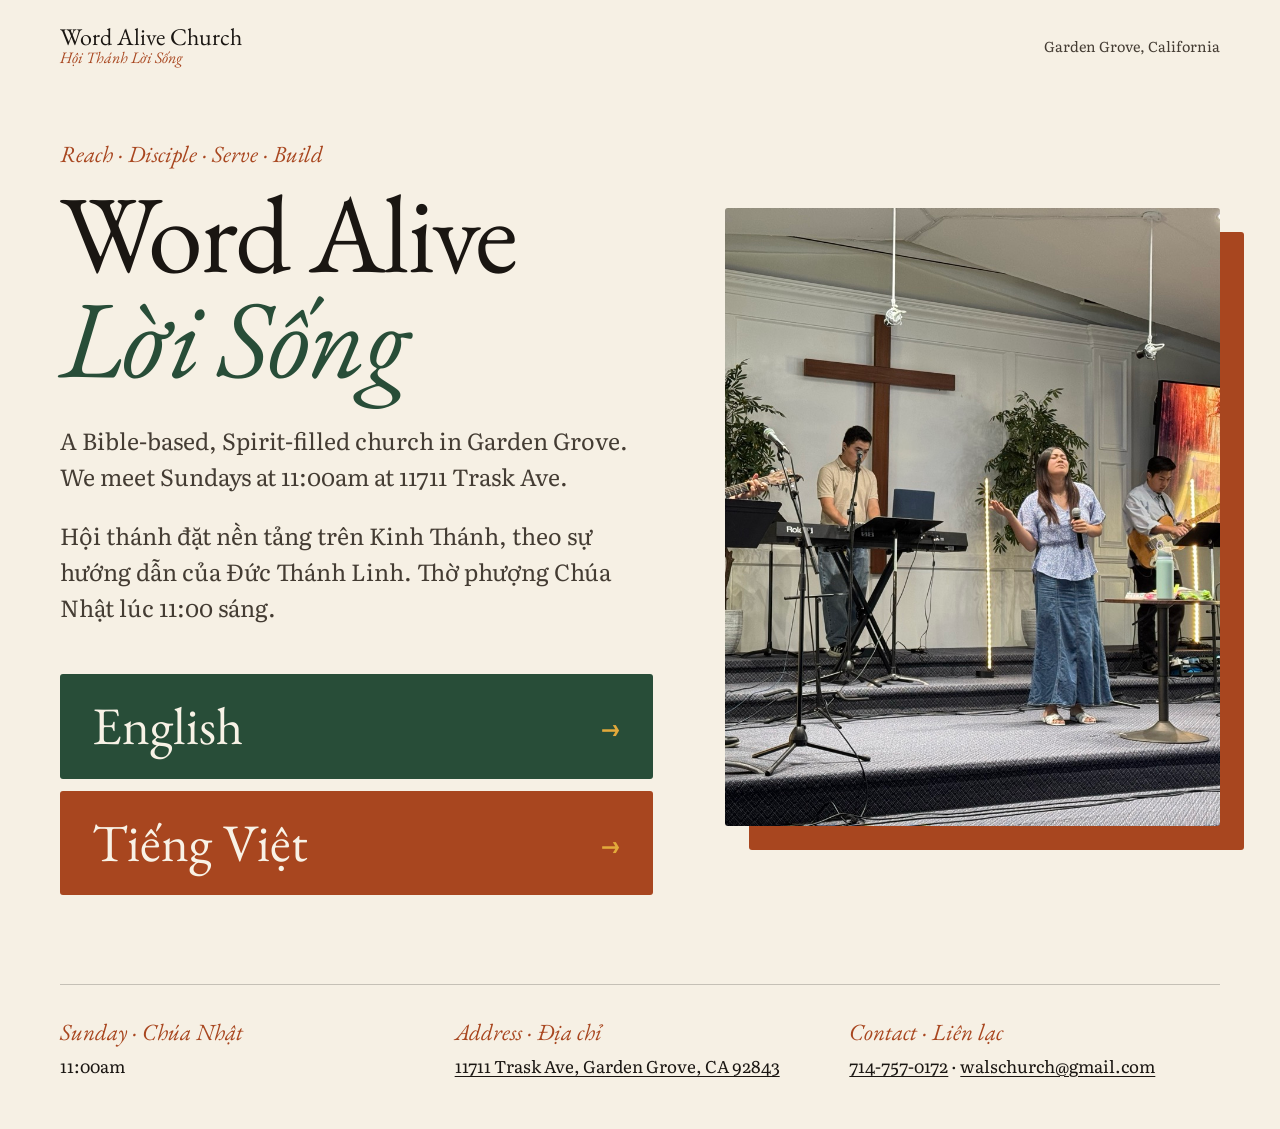
<file: index.html>
<!doctype html>
<html lang="en">
<head>
  <meta charset="utf-8">
  <meta name="viewport" content="width=device-width, initial-scale=1">
  <title>Word Alive Church · Hội Thánh Lời Sống</title>
  <meta name="description" content="Word Alive Church / Hội Thánh Lời Sống in Garden Grove, CA. Sunday worship at 11:00am. Choose English or Tiếng Việt.">
  <link rel="preconnect" href="https://fonts.googleapis.com">
  <link rel="preconnect" href="https://fonts.gstatic.com" crossorigin>
  <link href="https://fonts.googleapis.com/css2?family=EB+Garamond:ital,wght@0,400;0,500;1,400;1,500&family=Literata:ital,opsz,wght@0,7..72,400;0,7..72,500;0,7..72,600;1,7..72,400&display=swap" rel="stylesheet">
  <link rel="stylesheet" href="assets/css/system.css">
</head>
<body>
<div class="landing wrap">
  <div class="landing__top">
    <span class="lockup">
      <span class="lockup__en">Word Alive Church</span>
      <span class="lockup__vi">Hội Thánh Lời Sống</span>
    </span>
    <span class="small muted">Garden Grove, California</span>
  </div>

  <main class="landing__main">
    <div>
      <p class="eyebrow">Reach · Disciple · Serve · Build</p>
      <h1 class="display">Word Alive<br><span class="italic" lang="vi" style="color:var(--forest)">Lời Sống</span></h1>
      <p class="lede" style="margin-top:var(--space-6)">A Bible-based, Spirit-filled church in Garden Grove. We meet Sundays at 11:00am at 11711 Trask Ave.</p>
      <p class="lede" lang="vi" style="margin-top:var(--space-3)">Hội thánh đặt nền tảng trên Kinh Thánh, theo sự hướng dẫn của Đức Thánh Linh. Thờ phượng Chúa Nhật lúc 11:00 sáng.</p>

      <nav class="choose" aria-label="Choose a language / Chọn ngôn ngữ">
        <a href="en/" lang="en" data-lang-choice="en">
          <span>
            <span class="choose__lang">English</span>
          </span>
          <span class="choose__arrow" aria-hidden="true">→</span>
        </a>
        <a href="vi/" lang="vi" data-lang-choice="vi">
          <span>
            <span class="choose__lang">Tiếng Việt</span>
          </span>
          <span class="choose__arrow" aria-hidden="true">→</span>
        </a>
      </nav>
    </div>

    <figure class="landing__photo" style="margin:0">
      <img src="assets/img/worship-2.jpg" alt="Worship on a Sunday morning at Word Alive Church" width="1400" height="1050">
    </figure>
  </main>

  <dl class="facts">
    <div><dt>Sunday · Chúa Nhật</dt><dd>11:00am</dd></div>
    <div><dt>Address · Địa chỉ</dt><dd><a href="https://www.google.com/maps/dir/?api=1&destination=11711+Trask+Ave+Garden+Grove+CA+92843" target="_blank" rel="noopener">11711 Trask Ave, Garden Grove, CA 92843</a></dd></div>
    <div><dt>Contact · Liên lạc</dt><dd><a href="tel:+17147570172">714-757-0172</a> · <a href="mailto:walschurch@gmail.com">walschurch@gmail.com</a></dd></div>
  </dl>
</div>
<script src="assets/js/site.js"></script>
</body>
</html>
</file>
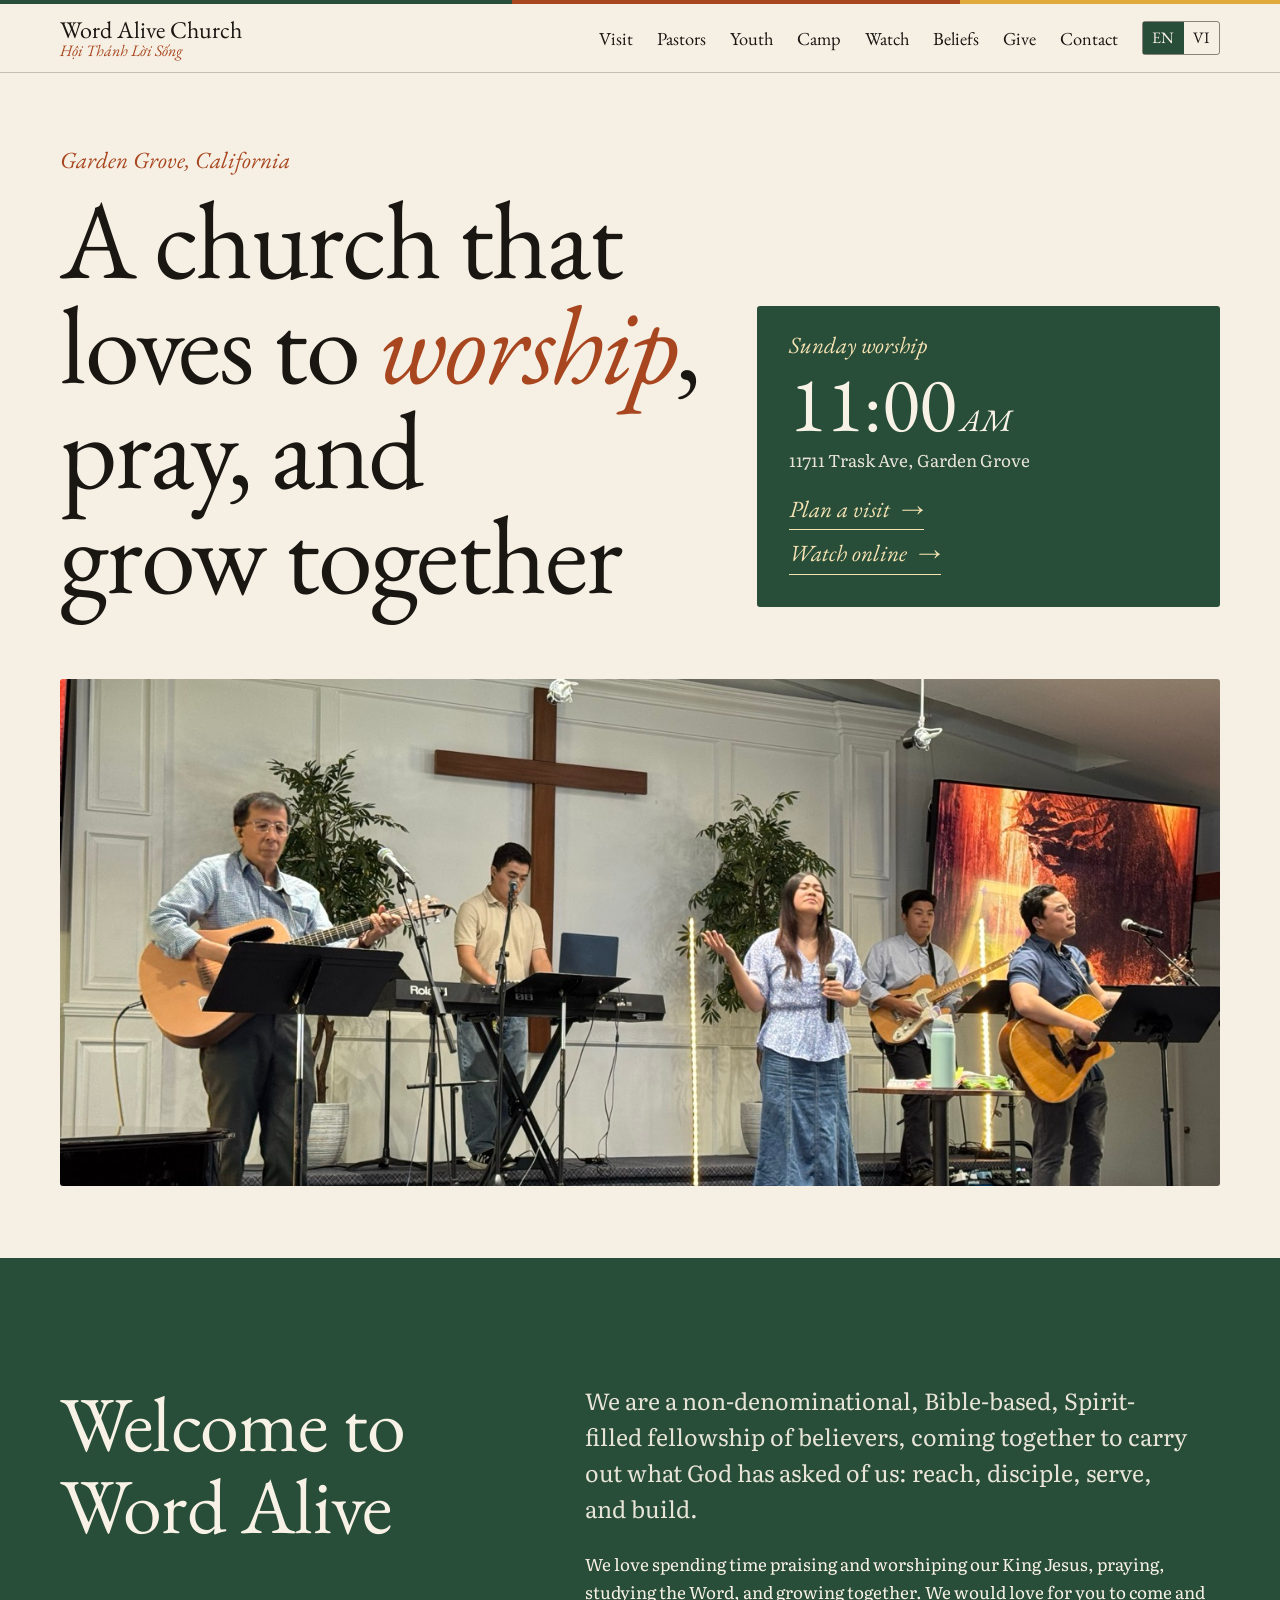
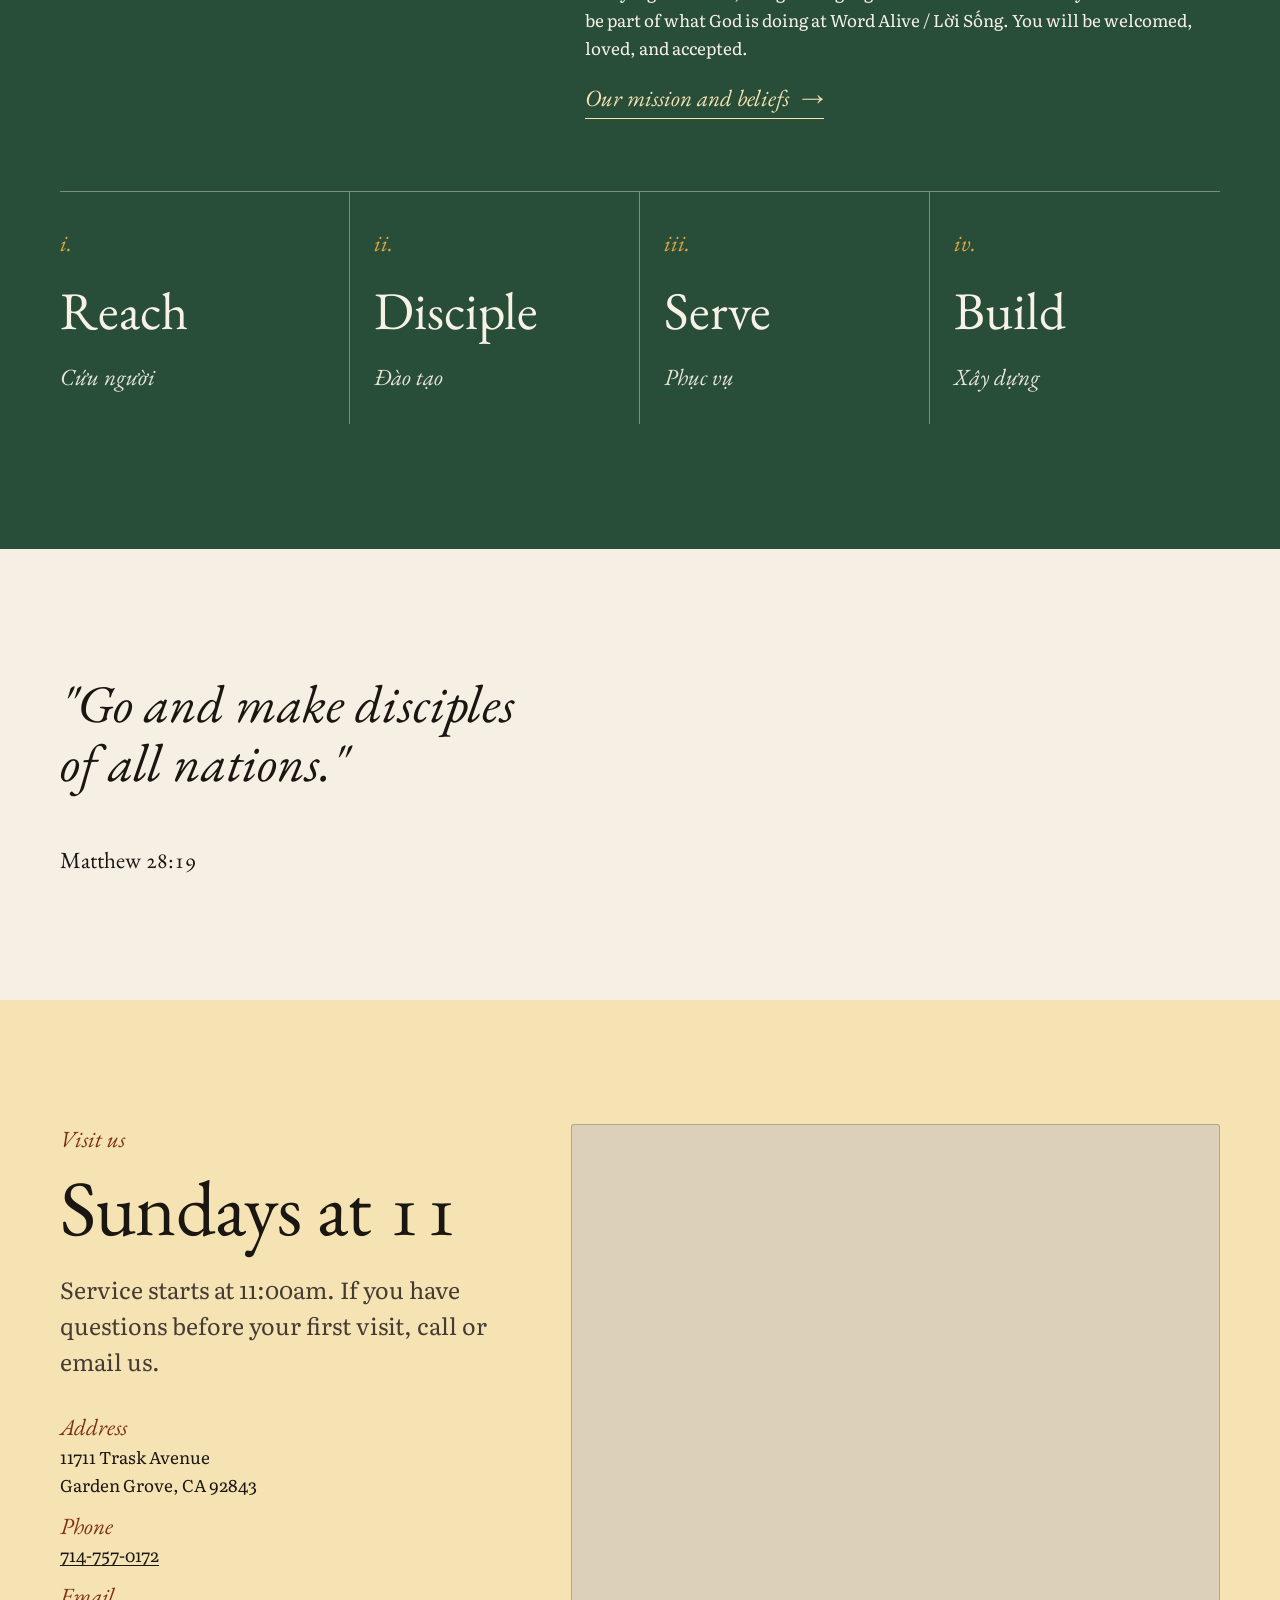
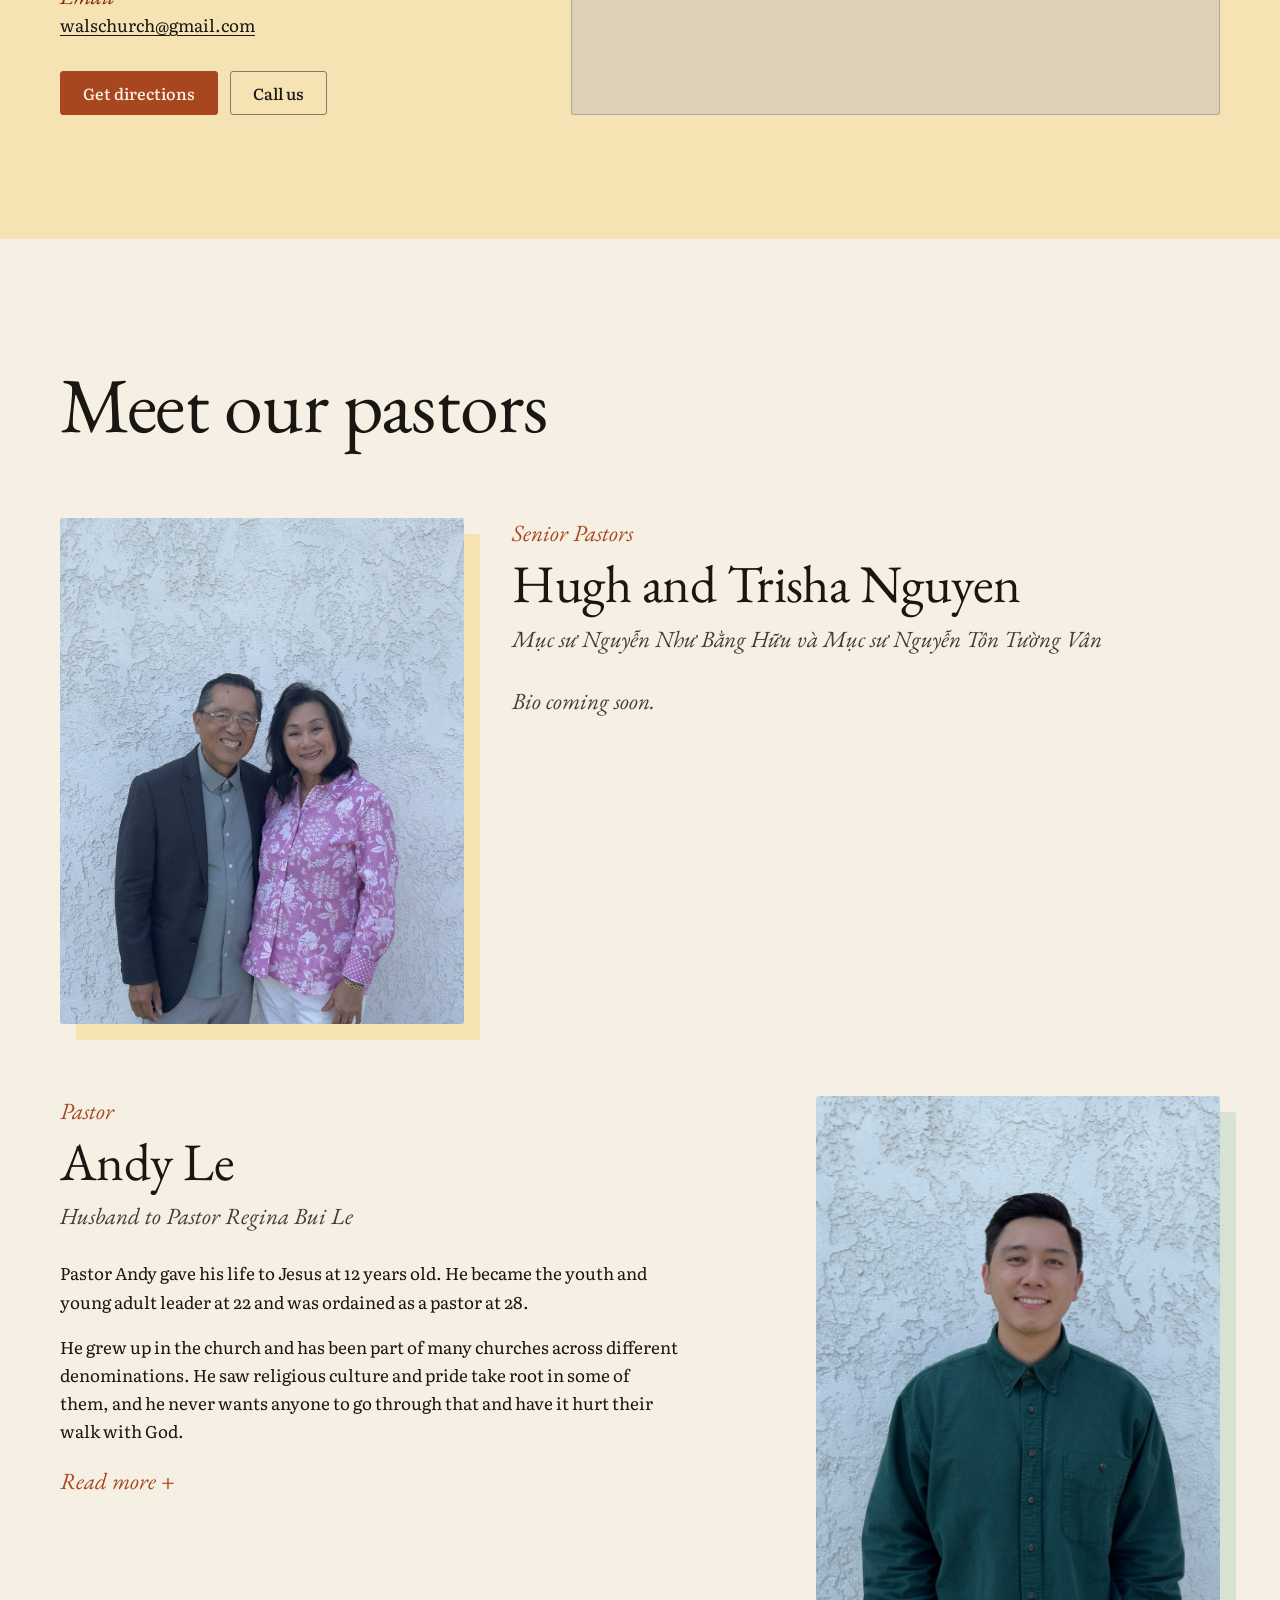
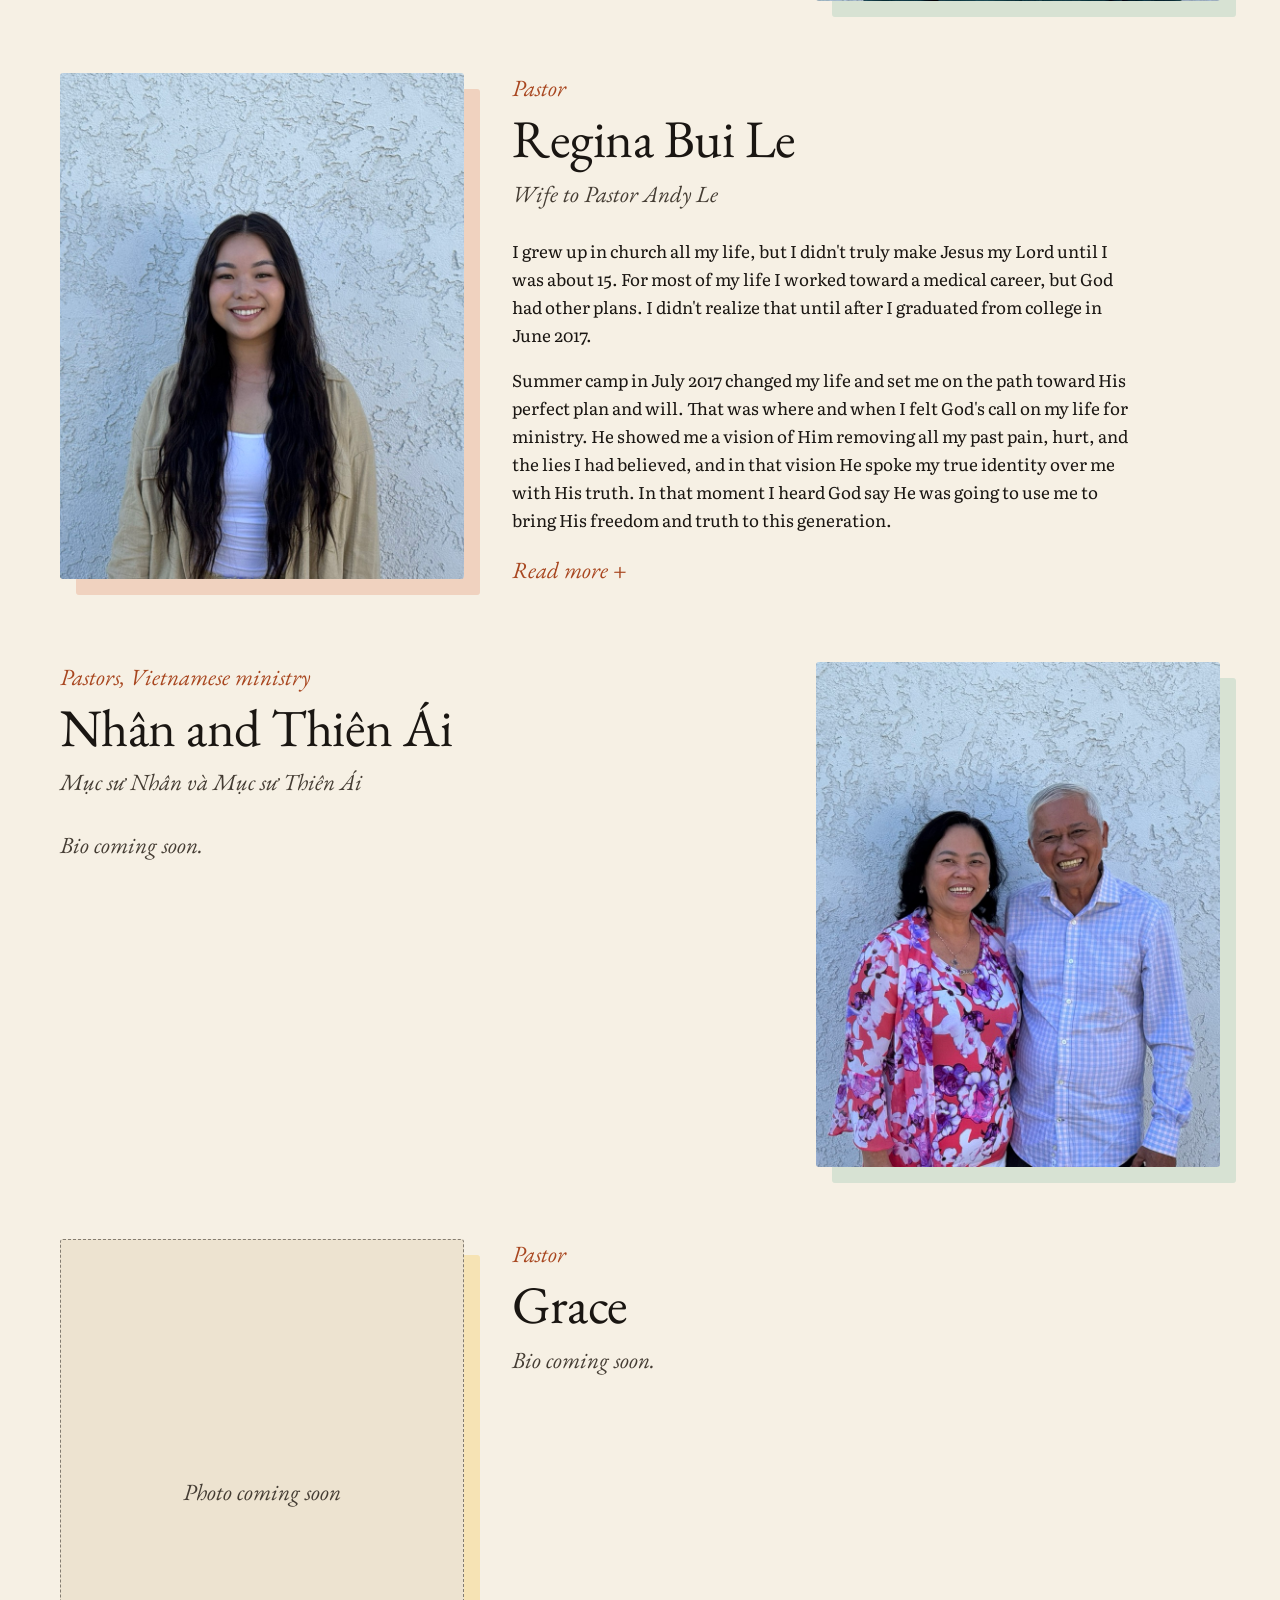
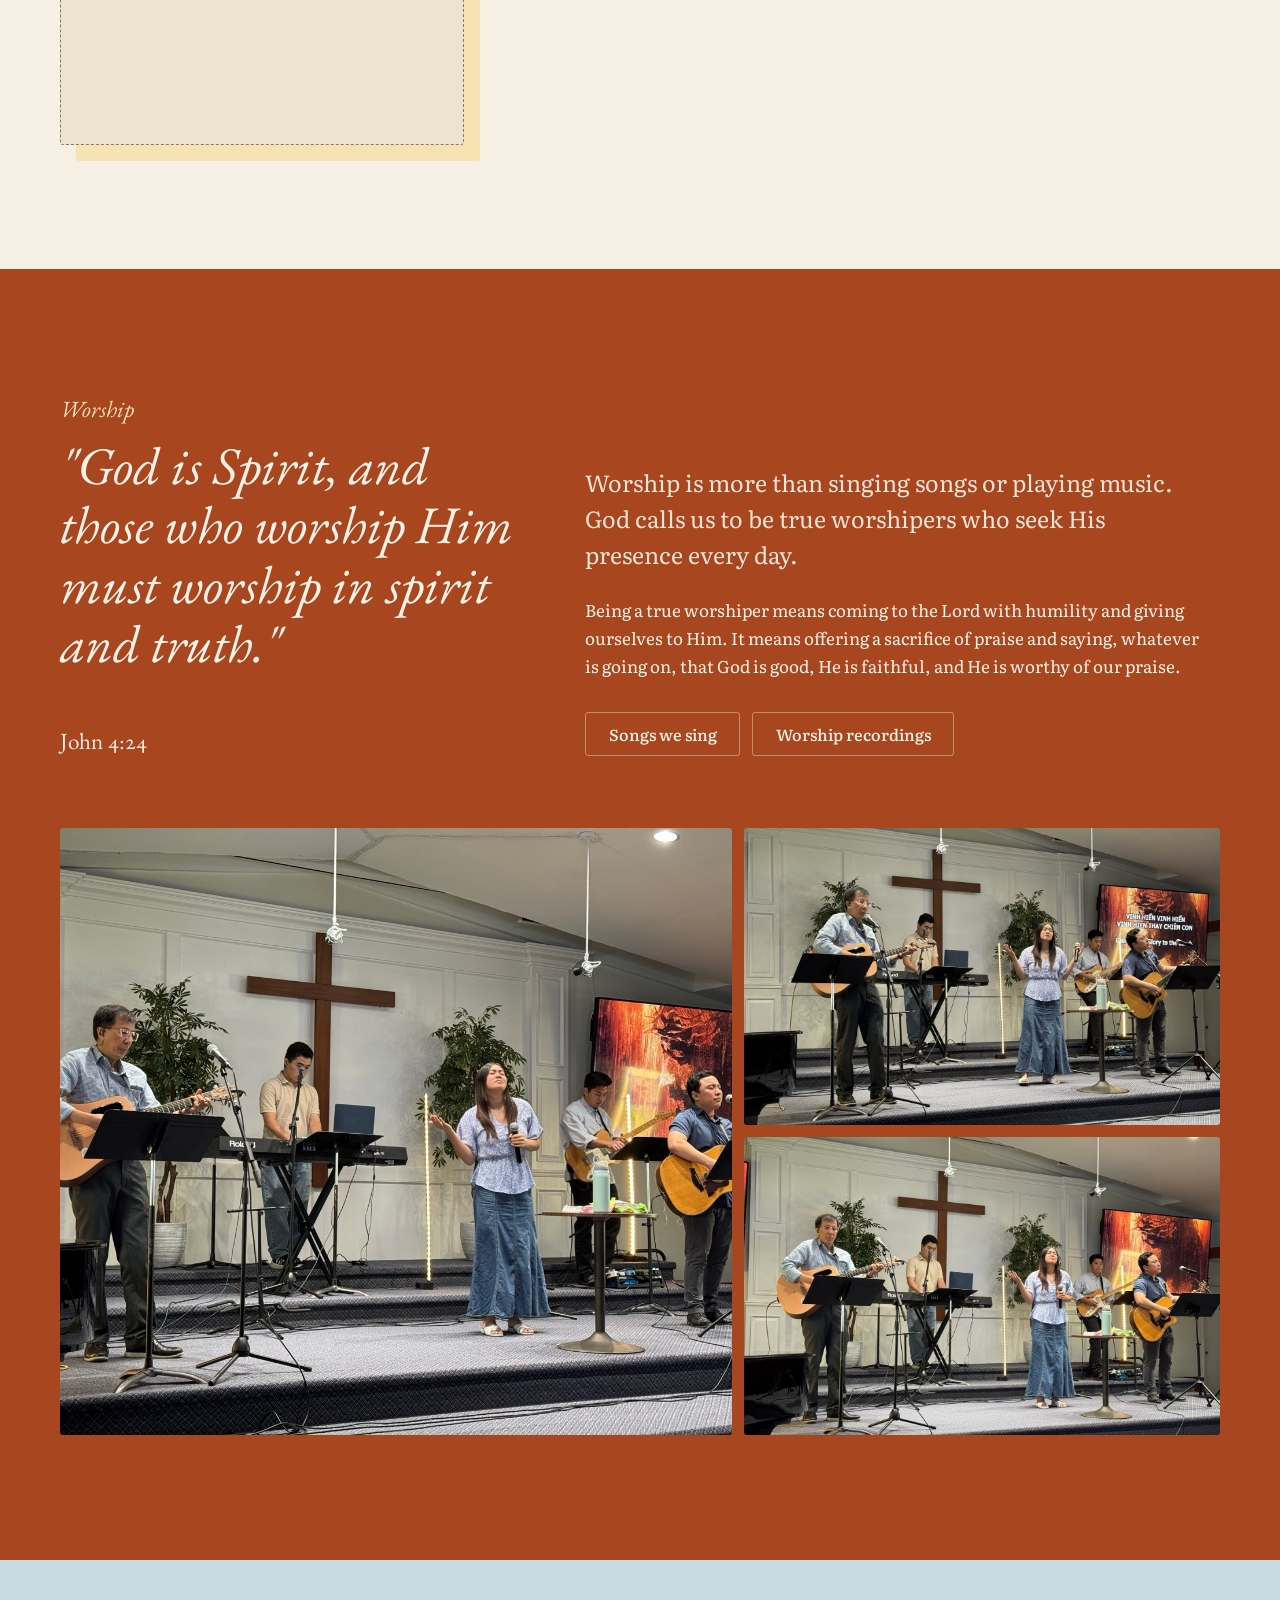
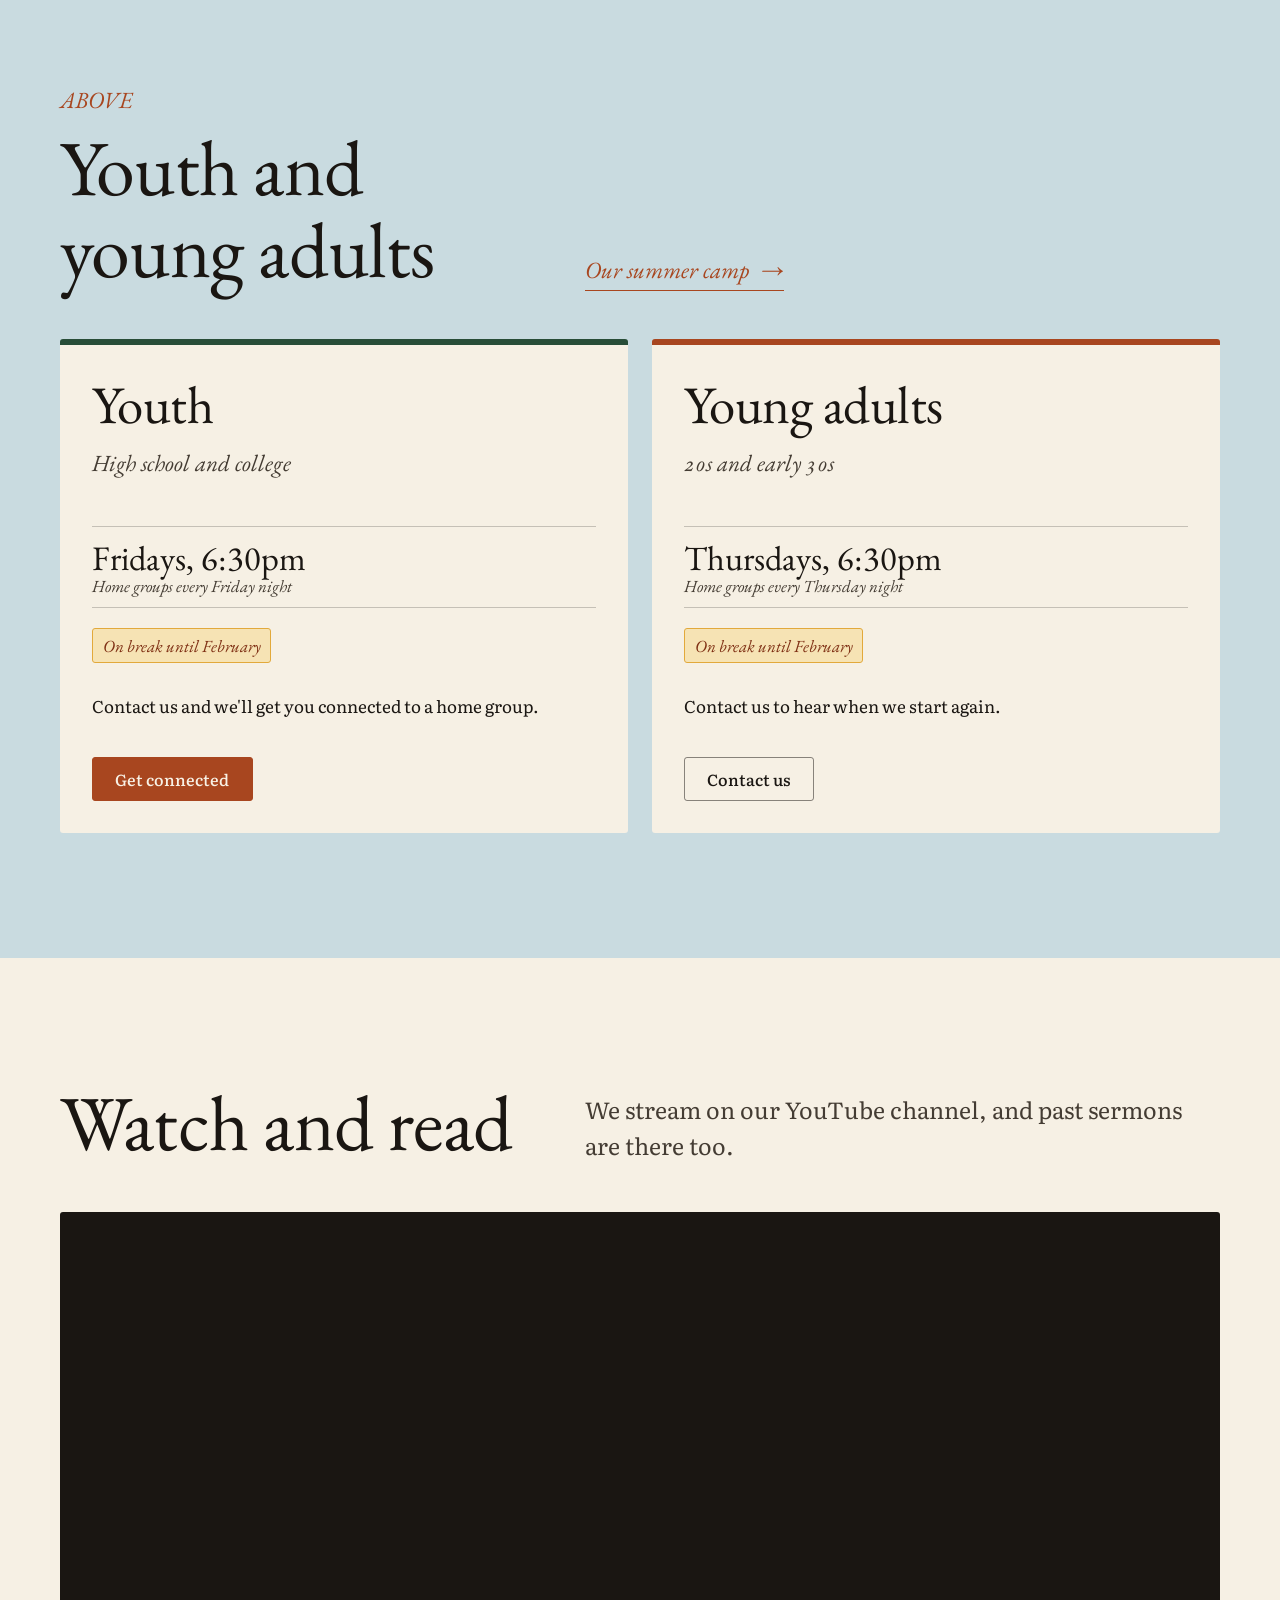
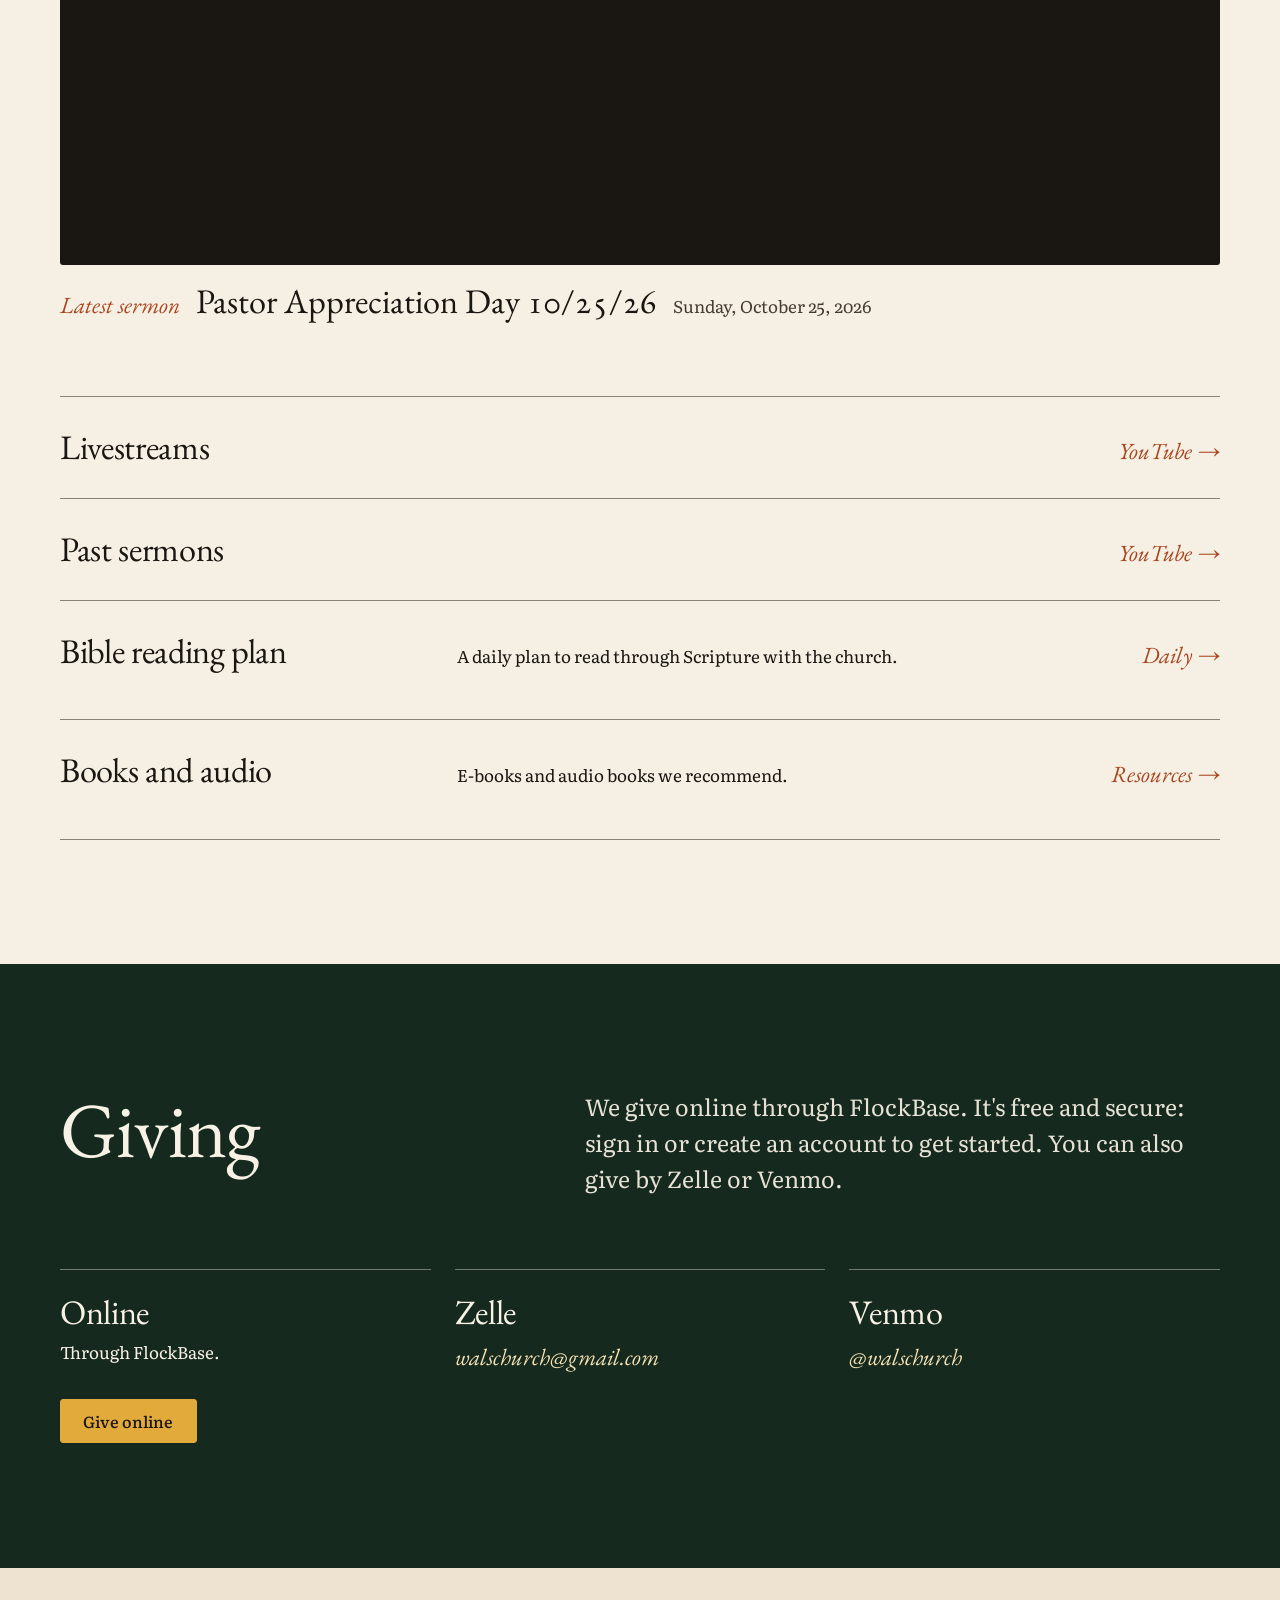
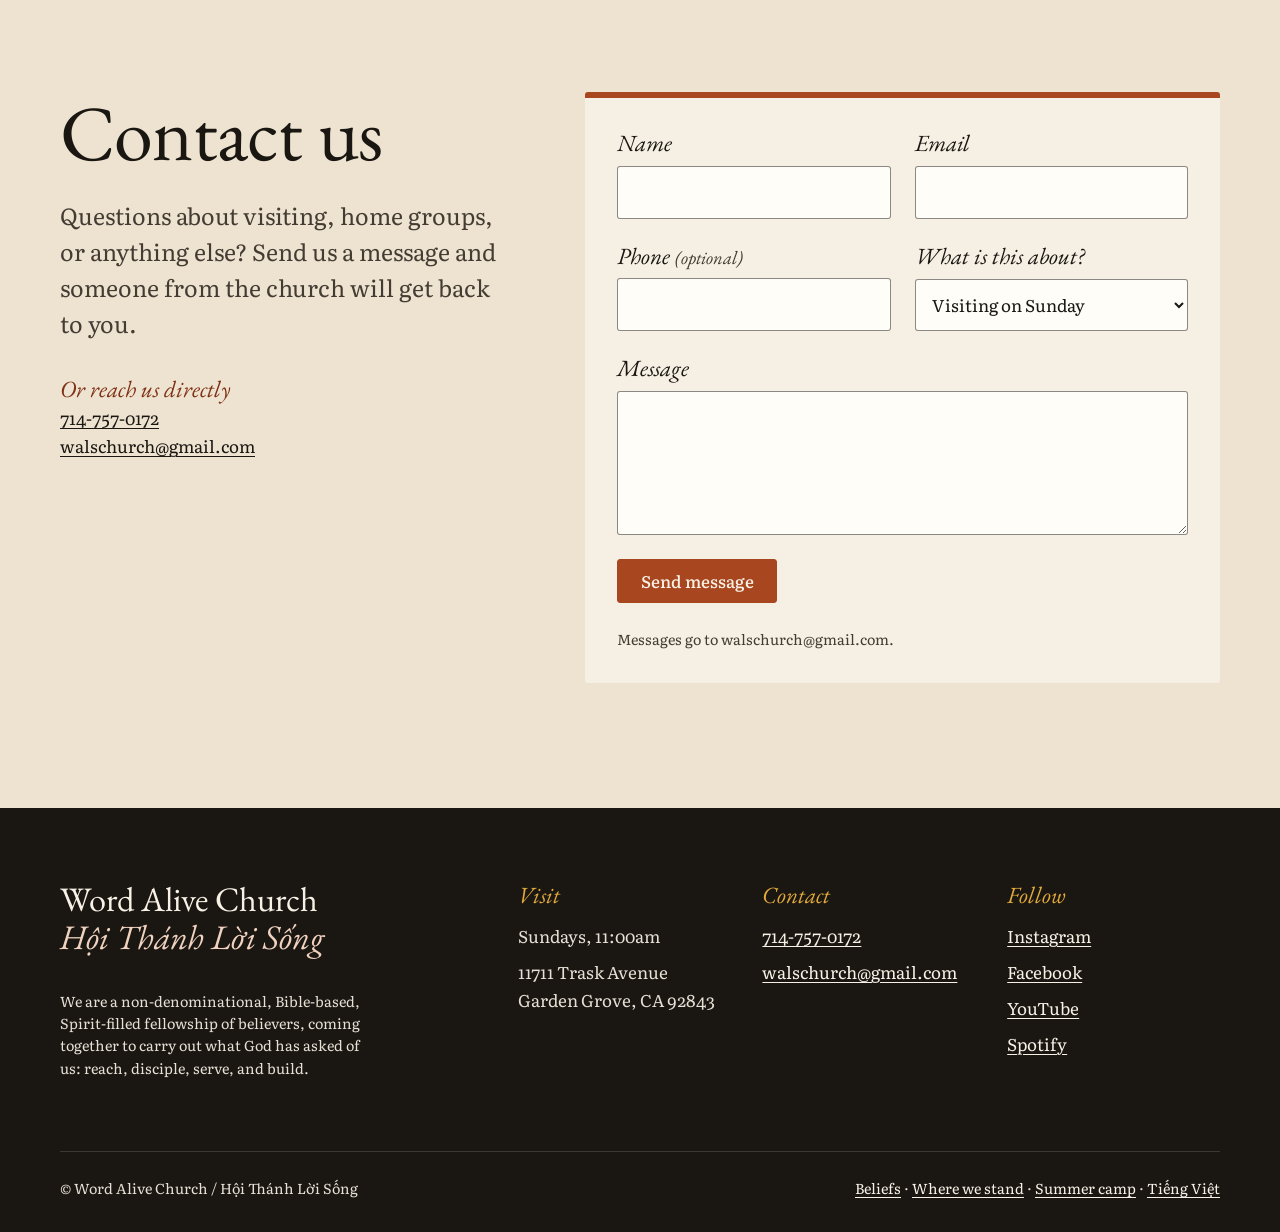
<file: en/index.html>
<!doctype html>
<html lang="en">
<head>
  <meta charset="utf-8">
  <meta name="viewport" content="width=device-width, initial-scale=1">
  <title>Word Alive Church | Garden Grove</title>
  <meta name="description" content="Word Alive Church (Hội Thánh Lời Sống) in Garden Grove, CA. Sunday worship at 11:00am, 11711 Trask Ave.">
  <link rel="preconnect" href="https://fonts.googleapis.com">
  <link rel="preconnect" href="https://fonts.gstatic.com" crossorigin>
  <link href="https://fonts.googleapis.com/css2?family=EB+Garamond:ital,wght@0,400;0,500;1,400;1,500&family=Literata:ital,opsz,wght@0,7..72,400;0,7..72,500;0,7..72,600;1,7..72,400&display=swap" rel="stylesheet">
  <link rel="stylesheet" href="../assets/css/system.css">
</head>
<body>
<a class="skip-link" href="#main">Skip to content</a>

<header class="site-header">
  <div class="wrap site-header__inner">
    <a class="lockup" href="./">
      <span class="lockup__en">Word Alive Church</span>
      <span class="lockup__vi">Hội Thánh Lời Sống</span>
    </a>
    <nav class="nav" data-nav aria-label="Main">
      <ul class="nav__links" id="nav-links">
        <li><a href="#visit">Visit</a></li>
        <li><a href="#pastors">Pastors</a></li>
        <li><a href="#youth">Youth</a></li>
        <li><a href="camp.html">Camp</a></li>
        <li><a href="#watch">Watch</a></li>
        <li><a href="beliefs.html">Beliefs</a></li>
        <li><a href="#give">Give</a></li>
        <li><a href="#contact">Contact</a></li>
      </ul>
      <div class="lang-switch" role="group" aria-label="Language">
        <a href="./" aria-current="true" lang="en">EN</a>
        <a href="../vi/" lang="vi" data-lang-choice="vi">VI</a>
      </div>
      <button class="nav__toggle" type="button" aria-expanded="false" aria-controls="nav-links">Menu</button>
    </nav>
  </div>
</header>

<main id="main">

  <!-- Hero -->
  <section class="hero">
    <div class="wrap">
      <div class="hero__grid">
        <div>
          <p class="eyebrow">Garden Grove, California</p>
          <h1 class="display hero__title">A church that loves to <em>worship</em>, pray, and grow together</h1>
        </div>
        <div>
          <div class="service">
            <span class="service__label">Sunday worship</span>
            <span class="service__time">11:00<small>AM</small></span>
            <span class="service__where">11711 Trask Ave, Garden Grove</span>
            <a class="arrow-link" href="#visit" style="margin-top:.75rem;justify-self:start">Plan a visit</a>
            <a class="arrow-link" href="https://www.youtube.com/channel/UCCrEXJ6uczDrPUvFZ0FEOCA/streams" target="_blank" rel="noopener" style="justify-self:start">Watch online</a>
          </div>
        </div>
      </div>
      <figure class="hero__photo" style="margin-inline:0;margin-bottom:0">
        <img src="../assets/img/worship-1.jpg" alt="The worship team leading songs on a Sunday morning, with a wooden cross on the wall behind them" width="1400" height="1050">
      </figure>
    </div>
  </section>

  <!-- About -->
  <section class="section section--forest" id="about">
    <div class="wrap">
      <div class="split">
        <div>
          <h2 class="h1">Welcome to Word Alive</h2>
        </div>
        <div class="prose">
          <p class="lede" style="max-width:none">We are a non-denominational, Bible-based, Spirit-filled fellowship of believers, coming together to carry out what God has asked of us: reach, disciple, serve, and build.</p>
          <p>We love spending time praising and worshiping our King Jesus, praying, studying the Word, and growing together. We would love for you to come and be part of what God is doing at Word Alive / Lời Sống. You will be welcomed, loved, and accepted.</p>
          <a class="arrow-link" href="beliefs.html">Our mission and beliefs</a>
        </div>
      </div>

      <ol class="mandate" style="margin-top:var(--space-8)">
        <li><span class="mandate__num">i.</span><span class="mandate__word">Reach</span><span class="mandate__alt" lang="vi">Cứu người</span></li>
        <li><span class="mandate__num">ii.</span><span class="mandate__word">Disciple</span><span class="mandate__alt" lang="vi">Đào tạo</span></li>
        <li><span class="mandate__num">iii.</span><span class="mandate__word">Serve</span><span class="mandate__alt" lang="vi">Phục vụ</span></li>
        <li><span class="mandate__num">iv.</span><span class="mandate__word">Build</span><span class="mandate__alt" lang="vi">Xây dựng</span></li>
      </ol>
    </div>
  </section>

  <section class="section">
    <div class="wrap">
      <blockquote class="scripture">
        <p>"Go and make disciples of all nations."</p>
        <cite>Matthew 28:19</cite>
      </blockquote>
    </div>
  </section>

  <!-- Visit -->
  <section class="section section--sun" id="visit">
    <div class="wrap visit-grid">
      <div>
        <p class="eyebrow">Visit us</p>
        <h2 class="h1">Sundays at 11</h2>
        <p class="lede" style="margin-top:var(--space-5)">Service starts at 11:00am. If you have questions before your first visit, call or email us.</p>
        <ul class="contact-list">
          <li><span>Address</span>11711 Trask Avenue<br>Garden Grove, CA 92843</li>
          <li><span>Phone</span><a href="tel:+17147570172">714-757-0172</a></li>
          <li><span>Email</span><a href="mailto:walschurch@gmail.com">walschurch@gmail.com</a></li>
        </ul>
        <div class="btn-row">
          <a class="btn" href="https://www.google.com/maps/dir/?api=1&destination=11711+Trask+Ave+Garden+Grove+CA+92843" target="_blank" rel="noopener">Get directions</a>
          <a class="btn btn--ghost" href="tel:+17147570172">Call us</a>
        </div>
      </div>
      <div class="map">
        <iframe title="Map showing Word Alive Church at 11711 Trask Ave, Garden Grove" src="https://maps.google.com/maps?q=11711%20Trask%20Ave%2C%20Garden%20Grove%2C%20CA%2092843&z=15&output=embed" loading="lazy" referrerpolicy="no-referrer-when-downgrade"></iframe>
      </div>
    </div>
  </section>

  <!-- Pastors -->
  <section class="section" id="pastors">
    <div class="wrap">
      <h2 class="h1" style="margin-bottom:var(--space-8)">Meet our pastors</h2>

      <div class="people">
        <article class="person">
          <div class="person__photo"><img src="../assets/img/hugh-trisha.jpg" alt="Pastors Hugh and Trisha Nguyen" loading="lazy"></div>
          <div class="person__bio">
            <p class="person__role">Senior Pastors</p>
            <h3 class="person__name">Hugh and Trisha Nguyen</h3>
            <p class="person__alt" lang="vi">Mục sư Nguyễn Như Bằng Hữu và Mục sư Nguyễn Tôn Tường Vân</p>
            <p class="coming-soon">Bio coming soon.</p>
          </div>
        </article>

        <article class="person person--flip">
          <div class="person__photo"><img src="../assets/img/andy.jpg" alt="Pastor Andy Le" loading="lazy"></div>
          <div class="person__bio">
            <p class="person__role">Pastor</p>
            <h3 class="person__name">Andy Le</h3>
            <p class="person__alt">Husband to Pastor Regina Bui Le</p>
            <p>Pastor Andy gave his life to Jesus at 12 years old. He became the youth and young adult leader at 22 and was ordained as a pastor at 28.</p>
            <p>He grew up in the church and has been part of many churches across different denominations. He saw religious culture and pride take root in some of them, and he never wants anyone to go through that and have it hurt their walk with God.</p>
            <details>
              <summary>Read more</summary>
              <p>He believes God wants to use him as a vessel to help people have a genuine, close relationship with Jesus beyond the four walls of the church. God has called him to change the mindset of this generation and help them understand what it really means to follow Christ and to be a precious, beloved child of God.</p>
              <p>He wants to see a generation of God's people who understand their purpose, their value, and how much they matter to God's kingdom. His heart is to see God's children rise up as Christ-like leaders who bring Jesus wherever they go. He wants Christians to know that God can use one person, young or old, to spark a Holy Spirit revival at work, at school, at home, at church, and anywhere else they set foot, because they carry the presence of God.</p>
            </details>
          </div>
        </article>

        <article class="person">
          <div class="person__photo"><img src="../assets/img/regina.jpg" alt="Pastor Regina Bui Le" loading="lazy"></div>
          <div class="person__bio">
            <p class="person__role">Pastor</p>
            <h3 class="person__name">Regina Bui Le</h3>
            <p class="person__alt">Wife to Pastor Andy Le</p>
            <p>I grew up in church all my life, but I didn't truly make Jesus my Lord until I was about 15. For most of my life I worked toward a medical career, but God had other plans. I didn't realize that until after I graduated from college in June 2017.</p>
            <p>Summer camp in July 2017 changed my life and set me on the path toward His perfect plan and will. That was where and when I felt God's call on my life for ministry. He showed me a vision of Him removing all my past pain, hurt, and the lies I had believed, and in that vision He spoke my true identity over me with His truth. In that moment I heard God say He was going to use me to bring His freedom and truth to this generation.</p>
            <details>
              <summary>Read more</summary>
              <p>For our generation and the generations to come, Jesus is the answer to everything. He has put compassion on my heart for people of all ages to seek His presence, experience His goodness, live in freedom, and walk in purpose. I want people to understand that God loves it when we, His children, surrender our lives completely and let Him lead us into the powerful and wild plans we were always meant to live out. Making His name great, building His Kingdom, and being used for His glory is what I live by.</p>
              <p>I believe there is so much more God wants to do through us, to bring heaven down to earth and take back what has been lost. When people step into the identity, plans, and purpose God has for them, His kingdom becomes more evident in their lives and changes the people around them. Our obedience to the Lord, our yes to Him, can change everything around us.</p>
              <p>This is my heart and the call God has placed on my life. I am ready to see this generation know Jesus passionately, love His Word wildly, and be fully transformed by the Holy Spirit. A journey with Jesus is never boring, and it never will be!</p>
            </details>
          </div>
        </article>

        <article class="person person--flip">
          <div class="person__photo"><img src="../assets/img/nhan-thienai.jpg" alt="Pastors Nhân and Thiên Ái" loading="lazy" style="object-position:50% 50%"></div>
          <div class="person__bio">
            <p class="person__role">Pastors, Vietnamese ministry</p>
            <h3 class="person__name">Nhân and Thiên Ái</h3>
            <p class="person__alt" lang="vi">Mục sư Nhân và Mục sư Thiên Ái</p>
            <p class="coming-soon">Bio coming soon.</p>
          </div>
        </article>
        <article class="person">
          <div class="person__photo"><div class="photo-pending" role="img" aria-label="Photo of Pastor Grace coming soon"><span>Photo coming soon</span></div></div>
          <div class="person__bio">
            <p class="person__role">Pastor</p>
            <h3 class="person__name">Grace</h3>
            <p class="coming-soon">Bio coming soon.</p>
          </div>
        </article>
      </div>
    </div>
  </section>

  <!-- Worship -->
  <section class="section section--clay" id="worship">
    <div class="wrap">
      <div class="split" style="margin-bottom:var(--space-8)">
        <div>
          <p class="eyebrow">Worship</p>
          <blockquote class="scripture">
            <p>"God is Spirit, and those who worship Him must worship in spirit and truth."</p>
            <cite>John 4:24</cite>
          </blockquote>
        </div>
        <div class="prose" style="align-self:end">
          <p class="lede" style="max-width:none">Worship is more than singing songs or playing music. God calls us to be true worshipers who seek His presence every day.</p>
          <p>Being a true worshiper means coming to the Lord with humility and giving ourselves to Him. It means offering a sacrifice of praise and saying, whatever is going on, that God is good, He is faithful, and He is worthy of our praise.</p>
          <div class="btn-row">
            <a class="btn btn--ghost" href="https://open.spotify.com/playlist/5Wnes7jO7g5UecwABnrnO1" target="_blank" rel="noopener">Songs we sing</a>
            <a class="btn btn--ghost" href="https://www.youtube.com/channel/UCCrEXJ6uczDrPUvFZ0FEOCA/playlists" target="_blank" rel="noopener">Worship recordings</a>
          </div>
        </div>
      </div>
      <div class="photo-strip">
        <img src="../assets/img/worship-2.jpg" alt="Worship team on stage during Sunday service" loading="lazy">
        <img src="../assets/img/worship-3.jpg" alt="Singers and guitarists leading worship" loading="lazy" style="object-position:50% 60%">
        <img src="../assets/img/worship-1.jpg" alt="The sanctuary stage with the cross and worship screen" loading="lazy" style="object-position:20% 50%">
      </div>
    </div>
  </section>

  <!-- Youth & young adults -->
  <section class="section section--sky" id="youth">
    <div class="wrap">
      <div class="split" style="margin-bottom:var(--space-7)">
        <div>
          <p class="eyebrow">ABOVE</p>
          <h2 class="h1">Youth and young adults</h2>
        </div>
        <div class="prose" style="align-self:end">
          <a class="arrow-link" href="camp.html">Our summer camp</a>
        </div>
      </div>
      <div class="ministry-grid">
        <article class="ministry">
          <h3>Youth</h3>
          <p class="ministry__who">High school and college</p>
          <p class="ministry__when">Fridays, 6:30pm<small>Home groups every Friday night</small></p>
          <p class="status">On break until February</p>
          <p>Contact us and we'll get you connected to a home group.</p>
          <div class="btn-row" style="margin-top:var(--space-2)"><a class="btn" href="#contact" data-topic="Youth home groups">Get connected</a></div>
        </article>
        <article class="ministry">
          <h3>Young adults</h3>
          <p class="ministry__who">20s and early 30s</p>
          <p class="ministry__when">Thursdays, 6:30pm<small>Home groups every Thursday night</small></p>
          <p class="status">On break until February</p>
          <p>Contact us to hear when we start again.</p>
          <div class="btn-row" style="margin-top:var(--space-2)"><a class="btn btn--ghost" href="#contact" data-topic="Young adults home groups">Contact us</a></div>
        </article>
      </div>
    </div>
  </section>

  <!-- Watch & read -->
  <section class="section" id="watch">
    <div class="wrap">
      <div class="split" style="margin-bottom:var(--space-7)">
        <h2 class="h1">Watch and read</h2>
        <p class="lede" style="align-self:end">We stream on our YouTube channel, and past sermons are there too.</p>
      </div>
      <figure class="sermon" data-sermon data-src="../assets/data/latest-sermon.json" data-locale="en-US" data-label="Latest sermon" data-live-label="Live now">
        <div class="video"><a class="sermon__fallback" href="https://www.youtube.com/channel/UCCrEXJ6uczDrPUvFZ0FEOCA/streams" target="_blank" rel="noopener">Watch our latest sermon on YouTube</a></div>
        <figcaption class="sermon__meta"></figcaption>
      </figure>
      <ul class="list-rows">
        <li>
          <a href="https://www.youtube.com/channel/UCCrEXJ6uczDrPUvFZ0FEOCA/streams" target="_blank" rel="noopener">
            <h3>Livestreams</h3>
            <span class="meta">YouTube →</span>
          </a>
        </li>
        <li>
          <a href="https://www.youtube.com/channel/UCCrEXJ6uczDrPUvFZ0FEOCA/videos" target="_blank" rel="noopener">
            <h3>Past sermons</h3>
            <span class="meta">YouTube →</span>
          </a>
        </li>
        <li>
          <a href="https://www.walschurch.org/biblereading" target="_blank" rel="noopener">
            <h3>Bible reading plan</h3>
            <p>A daily plan to read through Scripture with the church.</p>
            <span class="meta">Daily →</span>
          </a>
        </li>
        <li>
          <a href="https://www.walschurch.org/resources" target="_blank" rel="noopener">
            <h3>Books and audio</h3>
            <p>E-books and audio books we recommend.</p>
            <span class="meta">Resources →</span>
          </a>
        </li>
      </ul>
    </div>
  </section>

  <!-- Give -->
  <section class="section section--dark" id="give">
    <div class="wrap">
      <div class="split" style="margin-bottom:var(--space-8)">
        <div>
          <h2 class="h1">Giving</h2>
        </div>
        <p class="lede">We give online through FlockBase. It's free and secure: sign in or create an account to get started. You can also give by Zelle or Venmo.</p>
      </div>
      <div class="give-grid">
        <div class="give-item">
          <h3>Online</h3>
          <p>Through FlockBase.</p>
          <a class="btn" href="https://my.flockbase.com/oc/register?org=287" target="_blank" rel="noopener" style="margin-top:var(--space-4)">Give online</a>
        </div>
        <div class="give-item">
          <h3>Zelle</h3>
          <p class="handle">walschurch@gmail.com</p>
        </div>
        <div class="give-item">
          <h3>Venmo</h3>
          <p class="handle">@walschurch</p>
        </div>
      </div>
    </div>
  </section>

  <!-- Contact -->
  <section class="section section--stone" id="contact">
    <div class="wrap split">
      <div>
        <h2 class="h1">Contact us</h2>
        <p class="lede" style="margin-top:var(--space-5)">Questions about visiting, home groups, or anything else? Send us a message and someone from the church will get back to you.</p>
        <ul class="contact-list">
          <li><span>Or reach us directly</span><a href="tel:+17147570172">714-757-0172</a><br><a href="mailto:walschurch@gmail.com">walschurch@gmail.com</a></li>
        </ul>
      </div>
      <form class="form" action="https://formsubmit.co/walschurch@gmail.com" method="POST" data-contact-form>
        <input type="hidden" name="_subject" value="New message from the church website">
        <input type="hidden" name="_template" value="table">
        <input type="hidden" name="_next" value="" data-next="thanks.html">
        <input type="hidden" name="language" value="English">
        <div class="visually-hidden" aria-hidden="true"><label>Leave this empty <input type="text" name="_honey" tabindex="-1" autocomplete="off"></label></div>
        <div class="form-row">
          <div class="field"><label for="c-name">Name</label><input id="c-name" name="name" type="text" autocomplete="name" required></div>
          <div class="field"><label for="c-email">Email</label><input id="c-email" name="email" type="email" autocomplete="email" required></div>
        </div>
        <div class="form-row">
          <div class="field"><label for="c-phone">Phone <small>(optional)</small></label><input id="c-phone" name="phone" type="tel" autocomplete="tel"></div>
          <div class="field"><label for="c-topic">What is this about?</label>
            <select id="c-topic" name="topic">
              <option>Visiting on Sunday</option>
              <option>Youth home groups</option>
              <option>Young adults home groups</option>
              <option>Summer camp</option>
              <option>Prayer request</option>
              <option>Something else</option>
            </select>
          </div>
        </div>
        <div class="field"><label for="c-message">Message</label><textarea id="c-message" name="message" required></textarea></div>
        <button class="btn" type="submit">Send message</button>
        <p class="form-note">Messages go to walschurch@gmail.com.</p>
      </form>
    </div>
  </section>

</main>

<footer class="site-footer">
  <div class="wrap">
    <div class="footer-grid">
      <div>
        <p class="footer-name">Word Alive Church<br><span lang="vi">Hội Thánh Lời Sống</span></p>
        <p class="footer-about">We are a non-denominational, Bible-based, Spirit-filled fellowship of believers, coming together to carry out what God has asked of us: reach, disciple, serve, and build.</p>
      </div>
      <div>
        <h4>Visit</h4>
        <ul><li>Sundays, 11:00am</li><li>11711 Trask Avenue<br>Garden Grove, CA 92843</li></ul>
      </div>
      <div>
        <h4>Contact</h4>
        <ul><li><a href="tel:+17147570172">714-757-0172</a></li><li><a href="mailto:walschurch@gmail.com">walschurch@gmail.com</a></li></ul>
      </div>
      <div>
        <h4>Follow</h4>
        <ul>
          <li><a href="https://www.instagram.com/wordaliveloisong/" target="_blank" rel="noopener">Instagram</a></li>
          <li><a href="https://www.facebook.com/Word-Alive-Church-H%E1%BB%99i-Th%C3%A1nh-L%E1%BB%9Di-S%E1%BB%91ng-383481672016229/" target="_blank" rel="noopener">Facebook</a></li>
          <li><a href="https://www.youtube.com/channel/UCCrEXJ6uczDrPUvFZ0FEOCA" target="_blank" rel="noopener">YouTube</a></li>
          <li><a href="https://open.spotify.com/playlist/5Wnes7jO7g5UecwABnrnO1" target="_blank" rel="noopener">Spotify</a></li>
        </ul>
      </div>
    </div>
    <div class="footer-base">
      <span>© Word Alive Church / Hội Thánh Lời Sống</span>
      <span><a href="beliefs.html">Beliefs</a> · <a href="where-we-stand.html">Where we stand</a> · <a href="camp.html">Summer camp</a> · <a href="../vi/" lang="vi">Tiếng Việt</a></span>
    </div>
  </div>
</footer>

<script src="../assets/js/site.js"></script>
</body>
</html>
</file>
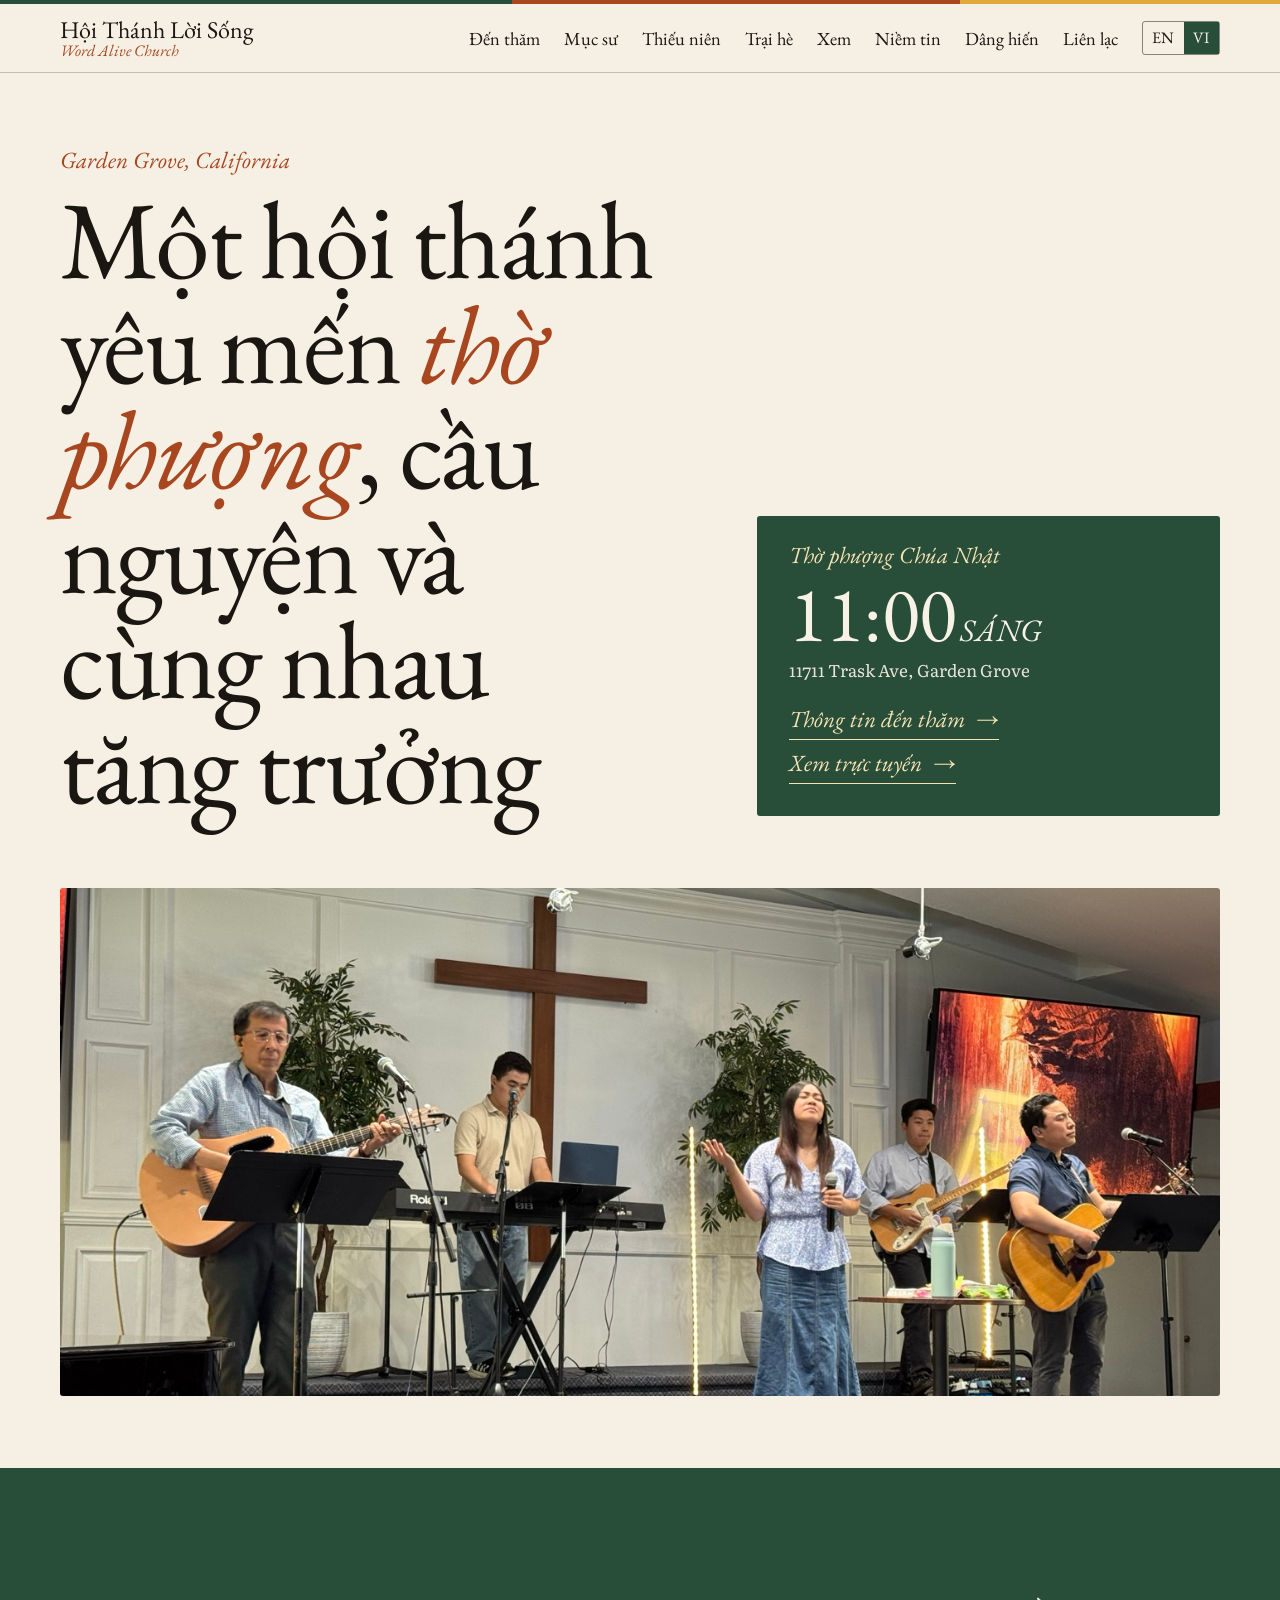
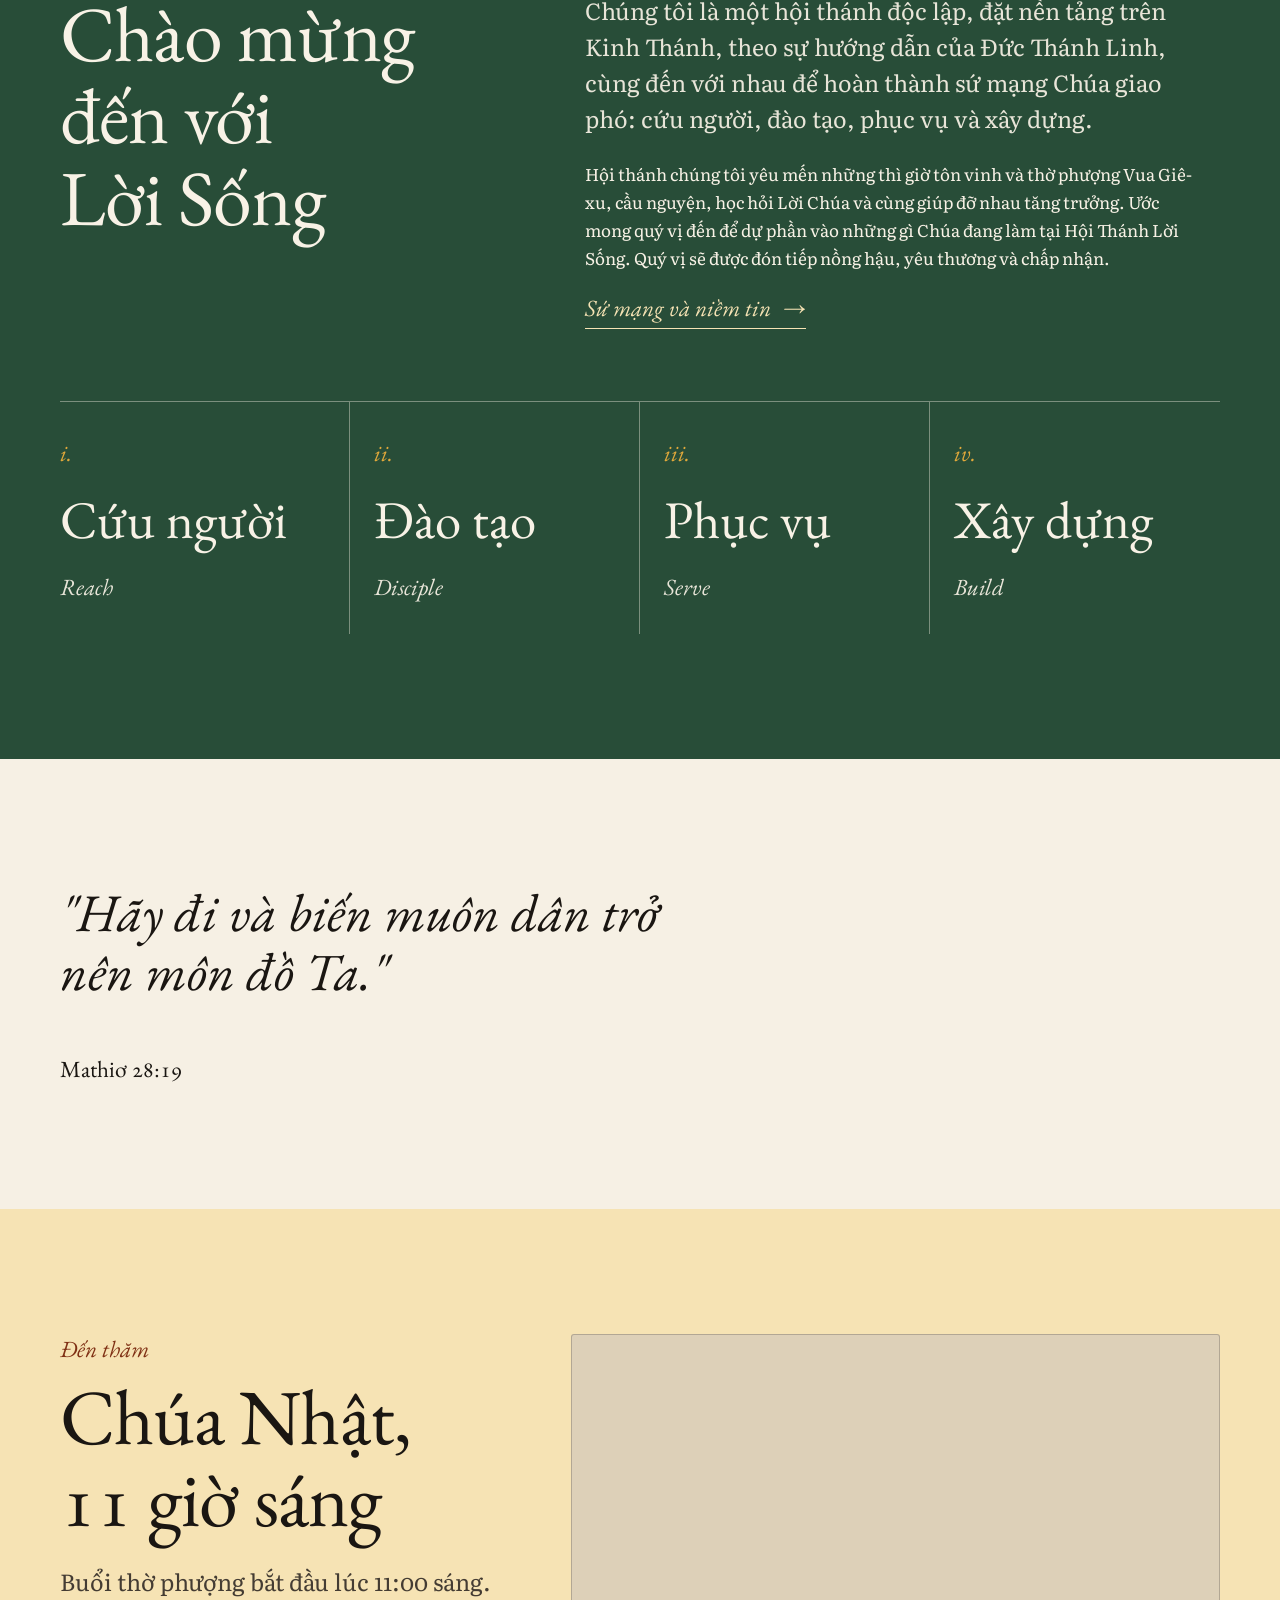
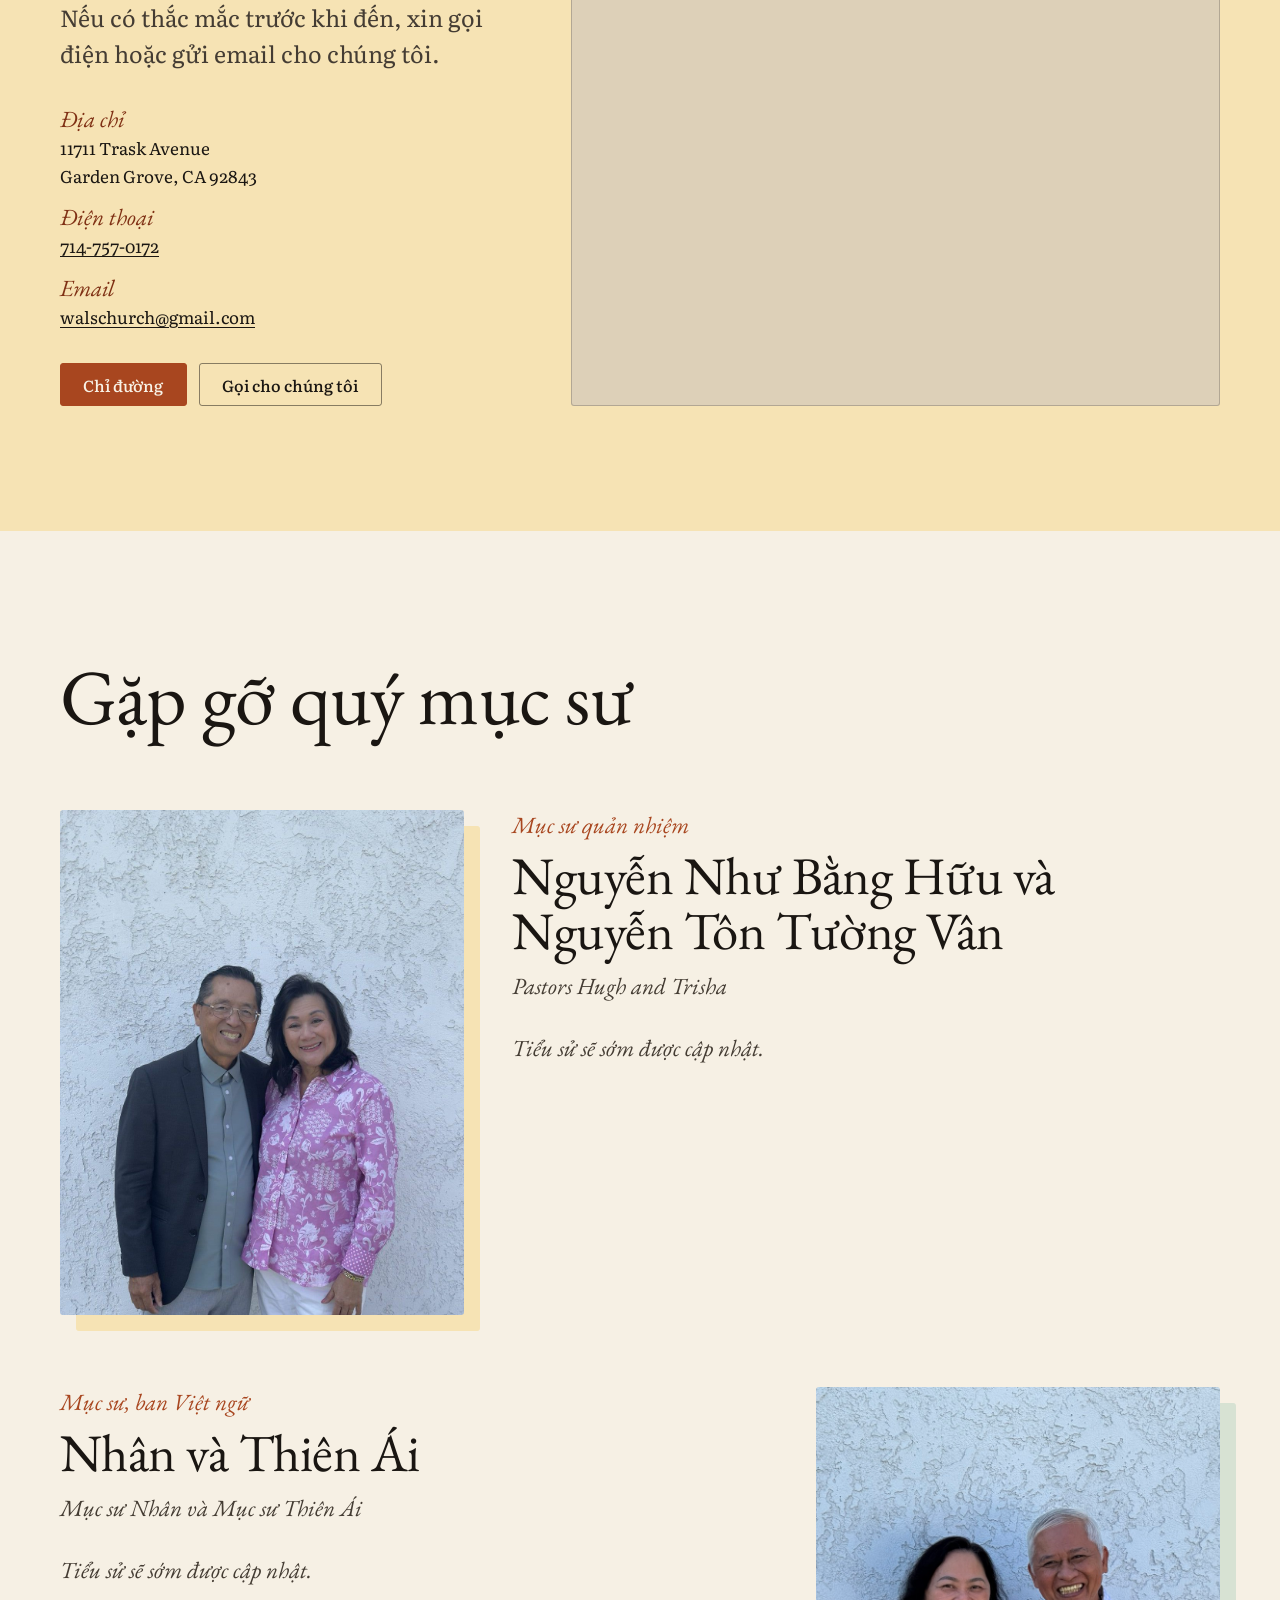
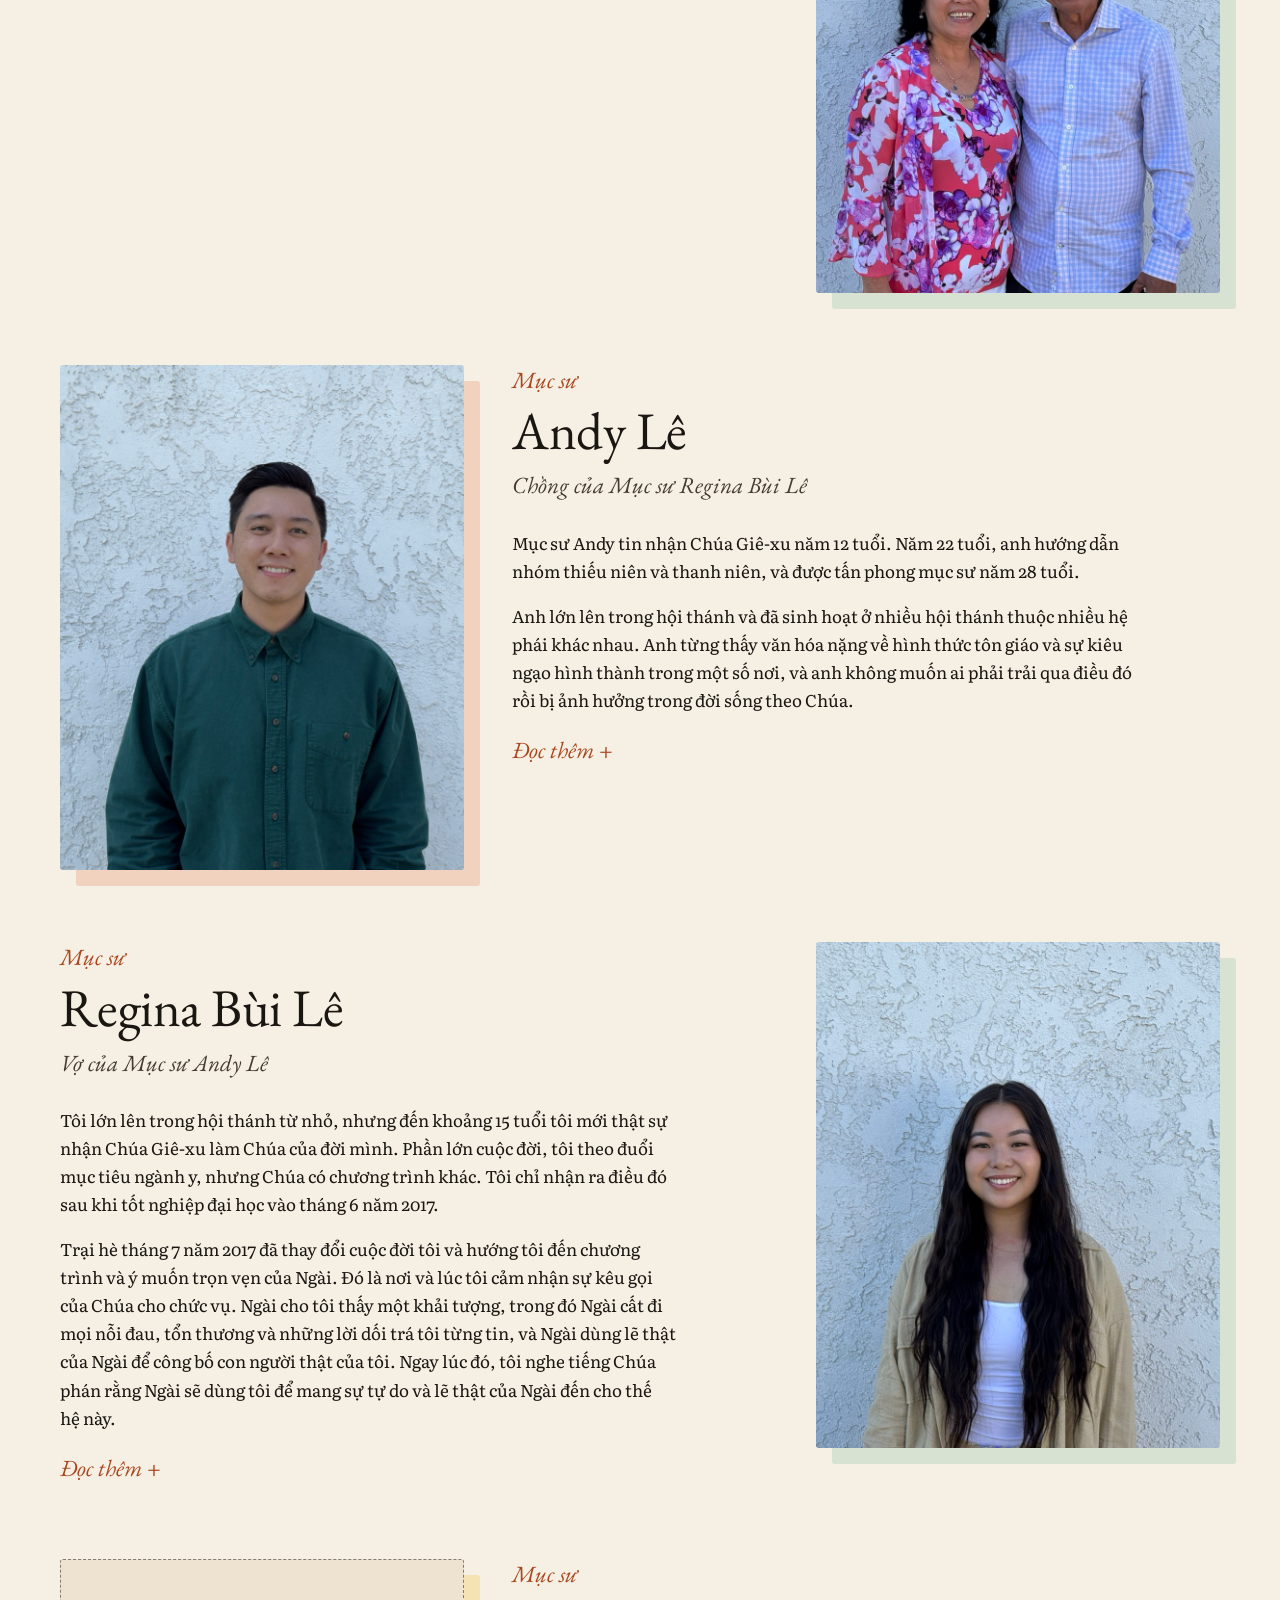
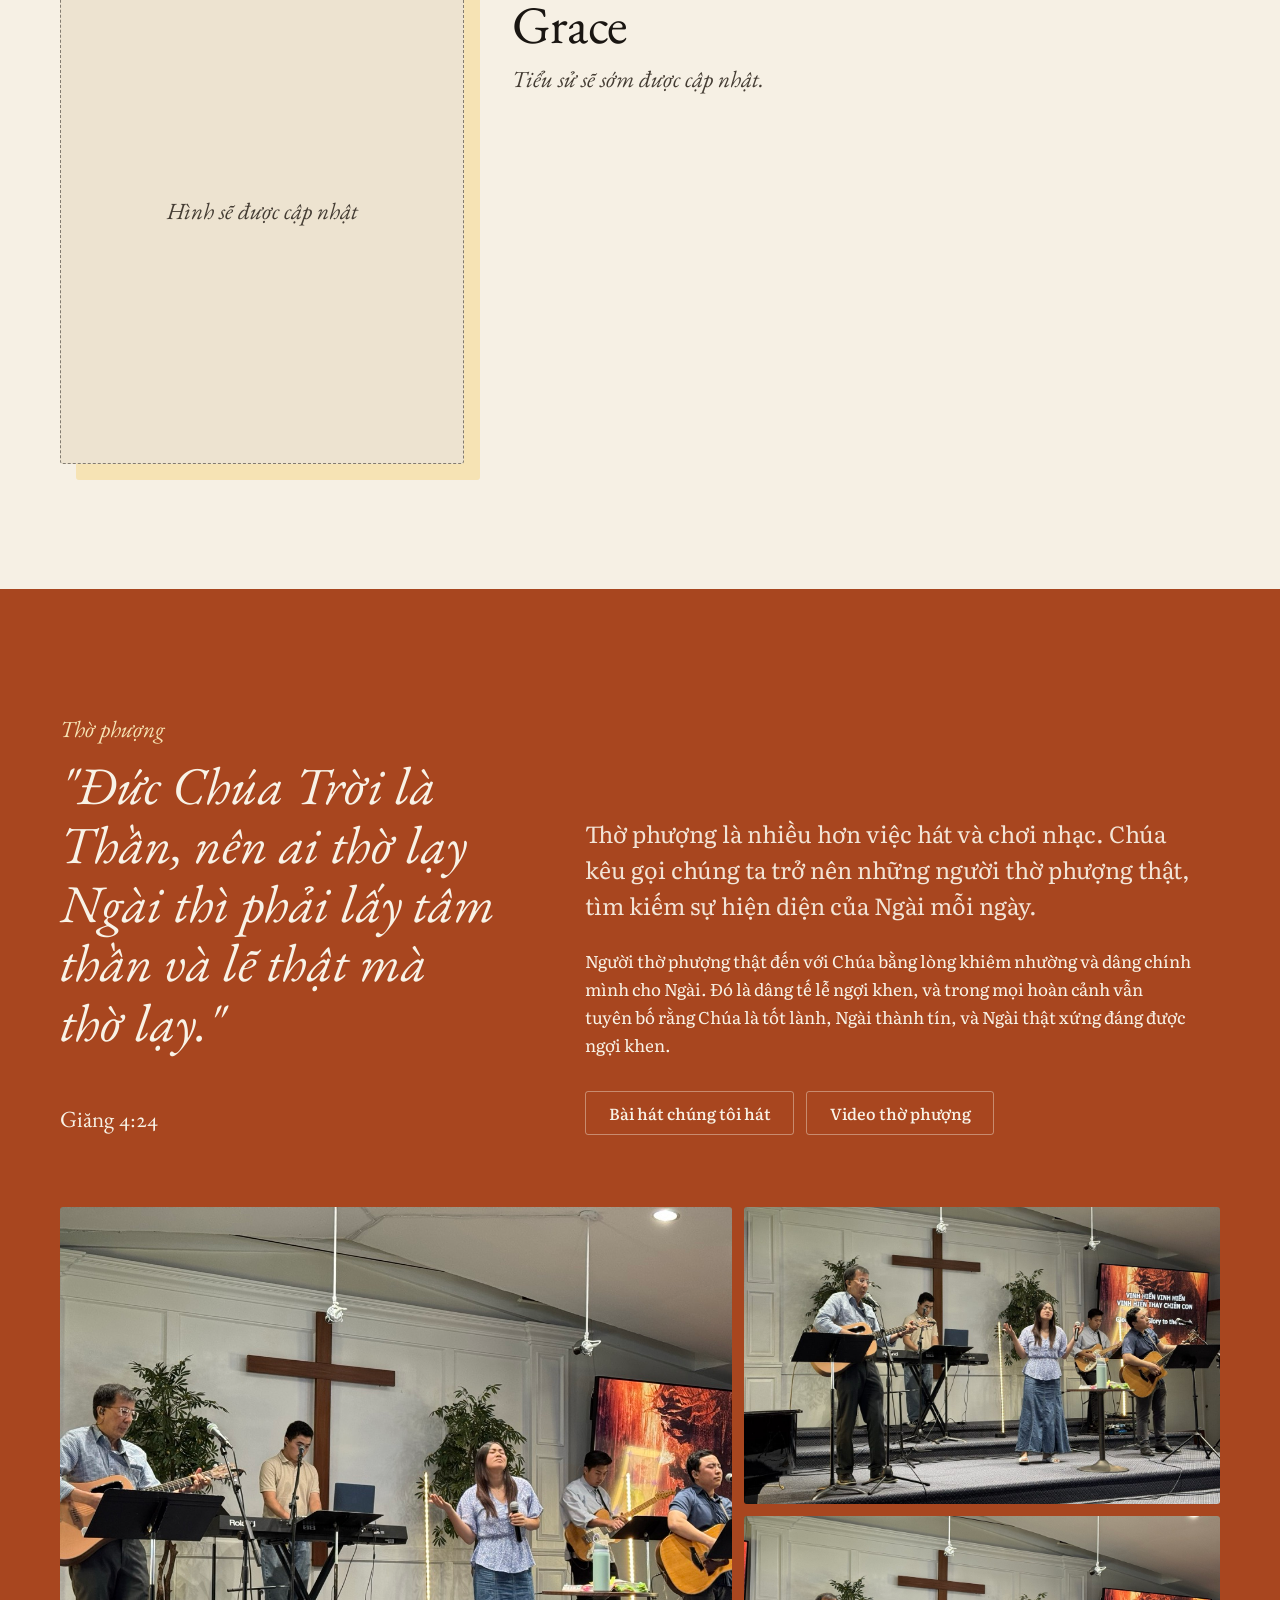
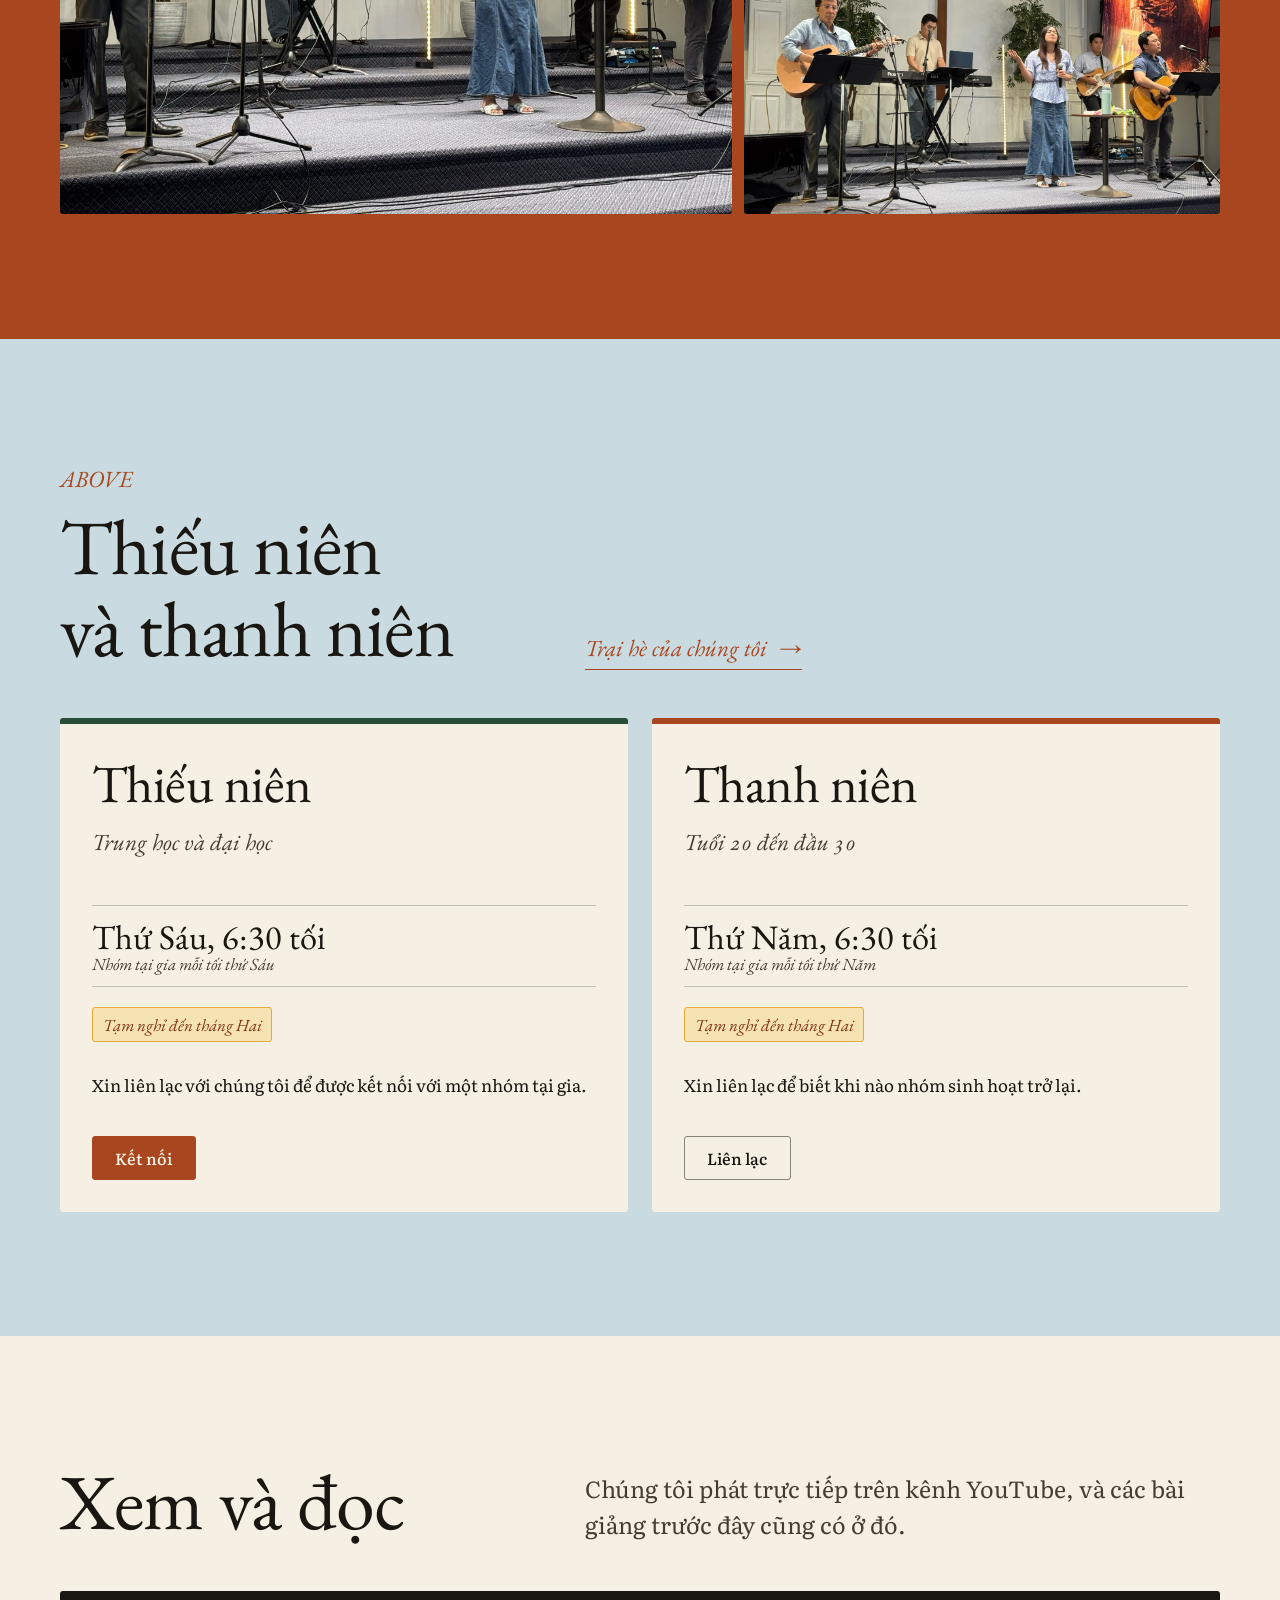
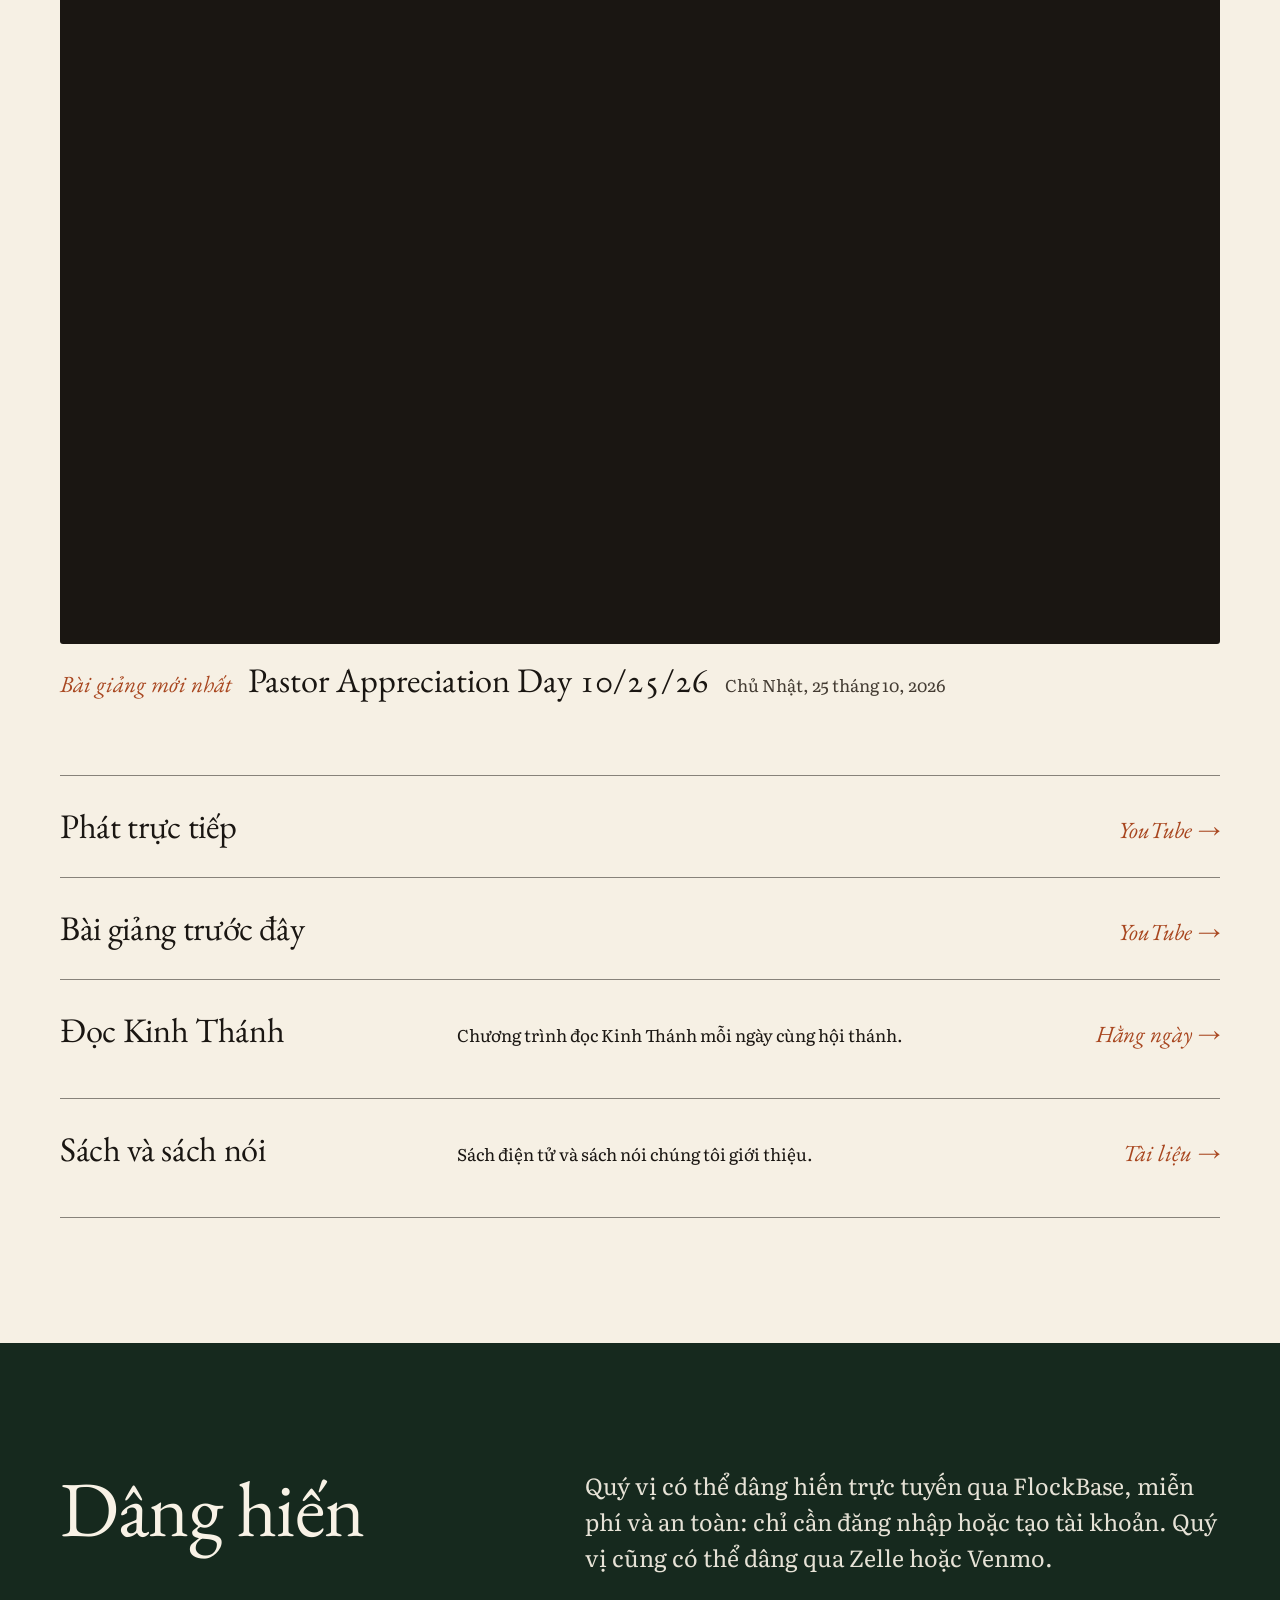
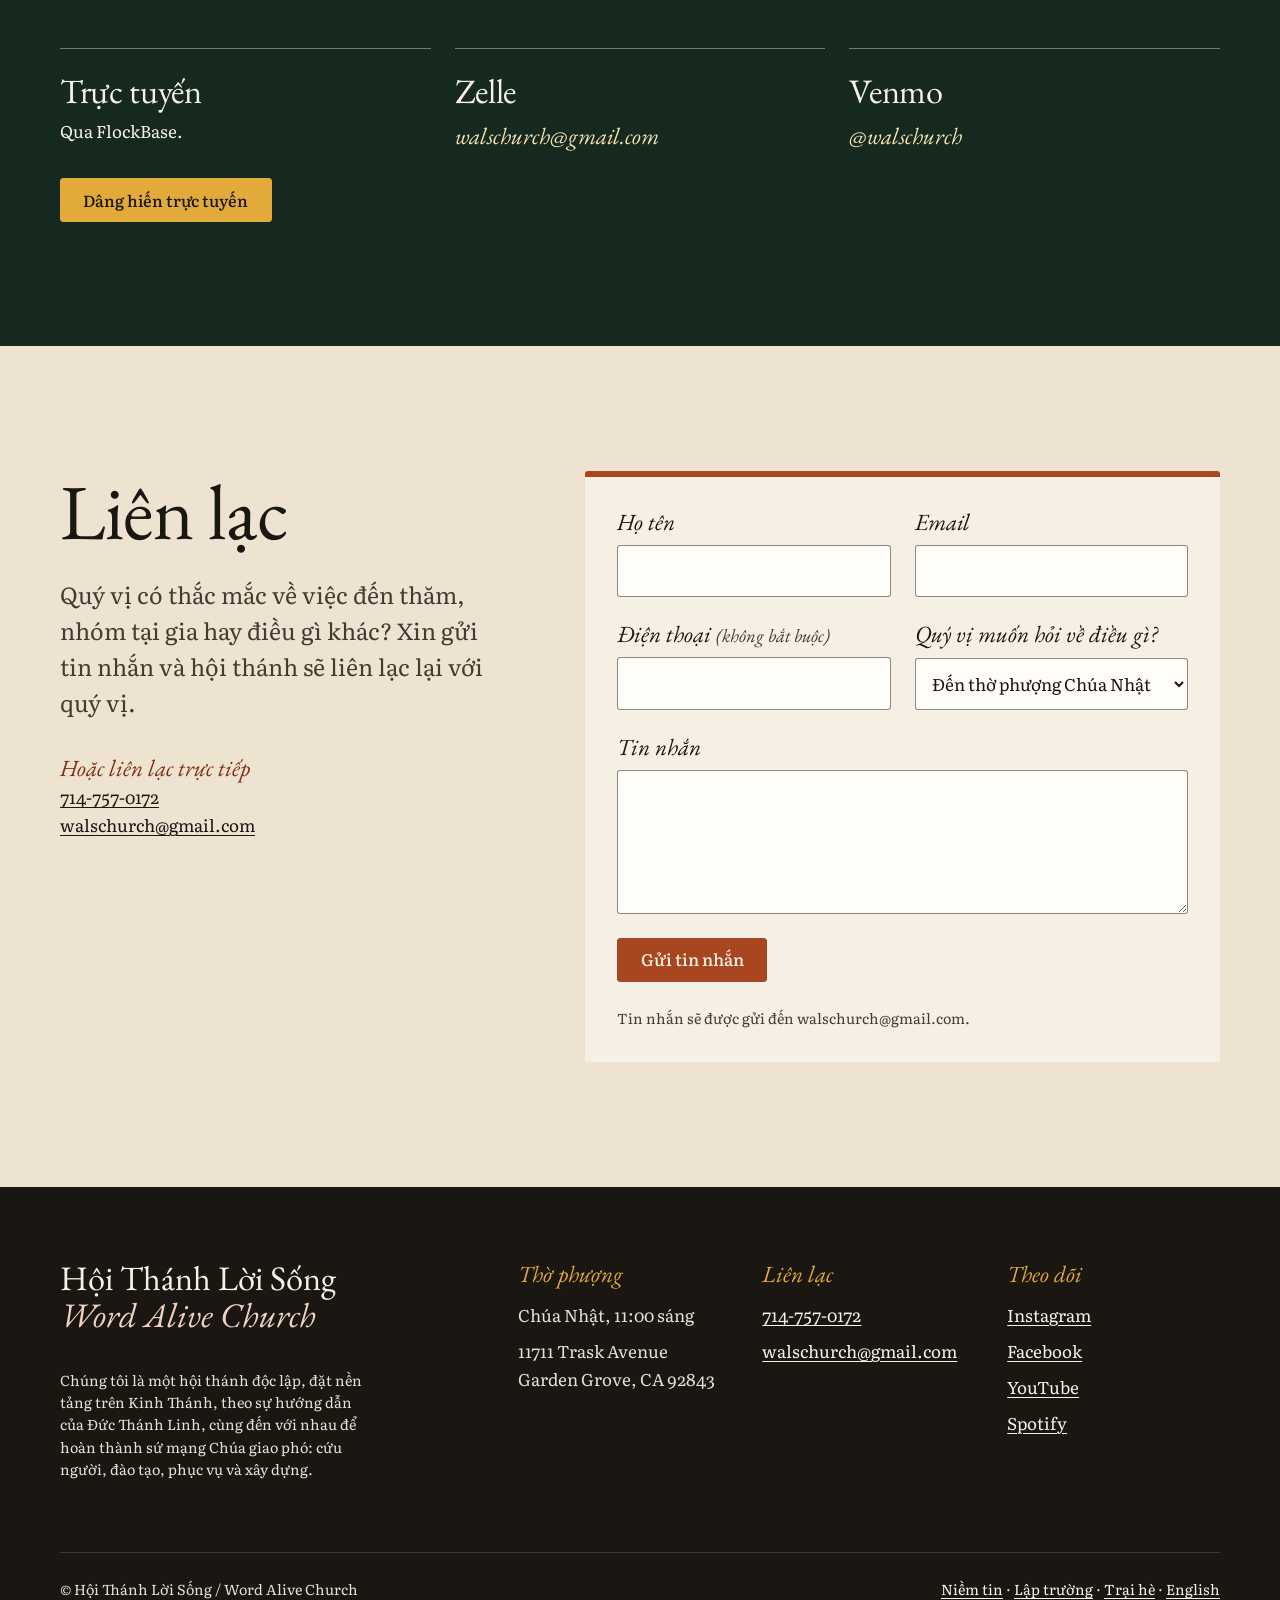
<file: vi/index.html>
<!doctype html>
<html lang="vi">
<head>
  <meta charset="utf-8">
  <meta name="viewport" content="width=device-width, initial-scale=1">
  <title>Hội Thánh Lời Sống | Garden Grove</title>
  <meta name="description" content="Hội Thánh Lời Sống (Word Alive Church) tại Garden Grove, CA. Thờ phượng Chúa Nhật lúc 11:00 sáng, 11711 Trask Ave.">
  <link rel="preconnect" href="https://fonts.googleapis.com">
  <link rel="preconnect" href="https://fonts.gstatic.com" crossorigin>
  <link href="https://fonts.googleapis.com/css2?family=EB+Garamond:ital,wght@0,400;0,500;1,400;1,500&family=Literata:ital,opsz,wght@0,7..72,400;0,7..72,500;0,7..72,600;1,7..72,400&display=swap" rel="stylesheet">
  <link rel="stylesheet" href="../assets/css/system.css">
</head>
<body>
<a class="skip-link" href="#main">Đến nội dung chính</a>

<header class="site-header">
  <div class="wrap site-header__inner">
    <a class="lockup" href="./">
      <span class="lockup__en">Hội Thánh Lời Sống</span>
      <span class="lockup__vi" lang="en">Word Alive Church</span>
    </a>
    <nav class="nav" data-nav aria-label="Menu chính">
      <ul class="nav__links" id="nav-links">
        <li><a href="#visit">Đến thăm</a></li>
        <li><a href="#pastors">Mục sư</a></li>
        <li><a href="#youth">Thiếu niên</a></li>
        <li><a href="camp.html">Trại hè</a></li>
        <li><a href="#watch">Xem</a></li>
        <li><a href="beliefs.html">Niềm tin</a></li>
        <li><a href="#give">Dâng hiến</a></li>
        <li><a href="#contact">Liên lạc</a></li>
      </ul>
      <div class="lang-switch" role="group" aria-label="Ngôn ngữ">
        <a href="../en/" lang="en" data-lang-choice="en">EN</a>
        <a href="./" aria-current="true">VI</a>
      </div>
      <button class="nav__toggle" type="button" aria-expanded="false" aria-controls="nav-links">Menu</button>
    </nav>
  </div>
</header>

<main id="main">

  <section class="hero">
    <div class="wrap">
      <div class="hero__grid">
        <div>
          <p class="eyebrow">Garden Grove, California</p>
          <h1 class="display hero__title">Một hội thánh yêu mến <em>thờ phượng</em>, cầu nguyện và cùng nhau tăng trưởng</h1>
        </div>
        <div>
          <div class="service">
            <span class="service__label">Thờ phượng Chúa Nhật</span>
            <span class="service__time">11:00<small>SÁNG</small></span>
            <span class="service__where">11711 Trask Ave, Garden Grove</span>
            <a class="arrow-link" href="#visit" style="margin-top:.75rem;justify-self:start">Thông tin đến thăm</a>
            <a class="arrow-link" href="https://www.youtube.com/channel/UCCrEXJ6uczDrPUvFZ0FEOCA/streams" target="_blank" rel="noopener" style="justify-self:start">Xem trực tuyến</a>
          </div>
        </div>
      </div>
      <figure class="hero__photo" style="margin-inline:0;margin-bottom:0">
        <img src="../assets/img/worship-1.jpg" alt="Ban hát thờ phượng hướng dẫn hội chúng vào sáng Chúa Nhật, phía sau là cây thập tự bằng gỗ" width="1400" height="1050">
      </figure>
    </div>
  </section>

  <section class="section section--forest" id="about">
    <div class="wrap">
      <div class="split">
        <div>
          <h2 class="h1">Chào mừng đến với Lời Sống</h2>
        </div>
        <div class="prose">
          <p class="lede" style="max-width:none">Chúng tôi là một hội thánh độc lập, đặt nền tảng trên Kinh Thánh, theo sự hướng dẫn của Đức Thánh Linh, cùng đến với nhau để hoàn thành sứ mạng Chúa giao phó: cứu người, đào tạo, phục vụ và xây dựng.</p>
          <p>Hội thánh chúng tôi yêu mến những thì giờ tôn vinh và thờ phượng Vua Giê-xu, cầu nguyện, học hỏi Lời Chúa và cùng giúp đỡ nhau tăng trưởng. Ước mong quý vị đến để dự phần vào những gì Chúa đang làm tại Hội Thánh Lời Sống. Quý vị sẽ được đón tiếp nồng hậu, yêu thương và chấp nhận.</p>
          <a class="arrow-link" href="beliefs.html">Sứ mạng và niềm tin</a>
        </div>
      </div>

      <ol class="mandate" style="margin-top:var(--space-8)">
        <li><span class="mandate__num">i.</span><span class="mandate__word">Cứu người</span><span class="mandate__alt" lang="en">Reach</span></li>
        <li><span class="mandate__num">ii.</span><span class="mandate__word">Đào tạo</span><span class="mandate__alt" lang="en">Disciple</span></li>
        <li><span class="mandate__num">iii.</span><span class="mandate__word">Phục vụ</span><span class="mandate__alt" lang="en">Serve</span></li>
        <li><span class="mandate__num">iv.</span><span class="mandate__word">Xây dựng</span><span class="mandate__alt" lang="en">Build</span></li>
      </ol>
    </div>
  </section>

  <section class="section">
    <div class="wrap">
      <blockquote class="scripture scripture--wide">
        <p>"Hãy đi và biến muôn dân trở nên môn đồ Ta."</p>
        <cite>Mathiơ 28:19</cite>
      </blockquote>
    </div>
  </section>

  <section class="section section--sun" id="visit">
    <div class="wrap visit-grid">
      <div>
        <p class="eyebrow">Đến thăm</p>
        <h2 class="h1">Chúa Nhật, 11 giờ sáng</h2>
        <p class="lede" style="margin-top:var(--space-5)">Buổi thờ phượng bắt đầu lúc 11:00 sáng. Nếu có thắc mắc trước khi đến, xin gọi điện hoặc gửi email cho chúng tôi.</p>
        <ul class="contact-list">
          <li><span>Địa chỉ</span>11711 Trask Avenue<br>Garden Grove, CA 92843</li>
          <li><span>Điện thoại</span><a href="tel:+17147570172">714-757-0172</a></li>
          <li><span>Email</span><a href="mailto:walschurch@gmail.com">walschurch@gmail.com</a></li>
        </ul>
        <div class="btn-row">
          <a class="btn" href="https://www.google.com/maps/dir/?api=1&destination=11711+Trask+Ave+Garden+Grove+CA+92843" target="_blank" rel="noopener">Chỉ đường</a>
          <a class="btn btn--ghost" href="tel:+17147570172">Gọi cho chúng tôi</a>
        </div>
      </div>
      <div class="map">
        <iframe title="Bản đồ Hội Thánh Lời Sống, 11711 Trask Ave, Garden Grove" src="https://maps.google.com/maps?q=11711%20Trask%20Ave%2C%20Garden%20Grove%2C%20CA%2092843&z=15&hl=vi&output=embed" loading="lazy" referrerpolicy="no-referrer-when-downgrade"></iframe>
      </div>
    </div>
  </section>

  <section class="section" id="pastors">
    <div class="wrap">
      <h2 class="h1" style="margin-bottom:var(--space-8)">Gặp gỡ quý mục sư</h2>

      <div class="people">
        <article class="person">
          <div class="person__photo"><img src="../assets/img/hugh-trisha.jpg" alt="Mục sư Nguyễn Như Bằng Hữu và Mục sư Nguyễn Tôn Tường Vân" loading="lazy"></div>
          <div class="person__bio">
            <p class="person__role">Mục sư quản nhiệm</p>
            <h3 class="person__name">Nguyễn Như Bằng Hữu và Nguyễn Tôn Tường Vân</h3>
            <p class="person__alt" lang="en">Pastors Hugh and Trisha</p>
            <p class="coming-soon">Tiểu sử sẽ sớm được cập nhật.</p>
          </div>
        </article>

        <article class="person person--flip">
          <div class="person__photo"><img src="../assets/img/nhan-thienai.jpg" alt="Mục sư Nhân và Mục sư Thiên Ái" loading="lazy"></div>
          <div class="person__bio">
            <p class="person__role">Mục sư, ban Việt ngữ</p>
            <h3 class="person__name">Nhân và Thiên Ái</h3>
            <p class="person__alt">Mục sư Nhân và Mục sư Thiên Ái</p>
            <p class="coming-soon">Tiểu sử sẽ sớm được cập nhật.</p>
          </div>
        </article>

        <article class="person">
          <div class="person__photo"><img src="../assets/img/andy.jpg" alt="Mục sư Andy Lê" loading="lazy"></div>
          <div class="person__bio">
            <p class="person__role">Mục sư</p>
            <h3 class="person__name">Andy Lê</h3>
            <p class="person__alt">Chồng của Mục sư Regina Bùi Lê</p>
            <p>Mục sư Andy tin nhận Chúa Giê-xu năm 12 tuổi. Năm 22 tuổi, anh hướng dẫn nhóm thiếu niên và thanh niên, và được tấn phong mục sư năm 28 tuổi.</p>
            <p>Anh lớn lên trong hội thánh và đã sinh hoạt ở nhiều hội thánh thuộc nhiều hệ phái khác nhau. Anh từng thấy văn hóa nặng về hình thức tôn giáo và sự kiêu ngạo hình thành trong một số nơi, và anh không muốn ai phải trải qua điều đó rồi bị ảnh hưởng trong đời sống theo Chúa.</p>
            <details>
              <summary>Đọc thêm</summary>
              <p>Anh tin rằng Chúa muốn dùng anh như một chiếc bình để giúp mọi người có mối liên hệ thật và gần gũi với Chúa Giê-xu, vượt ra ngoài bốn bức tường của nhà thờ. Chúa đã kêu gọi anh thay đổi cách suy nghĩ của thế hệ này, giúp họ hiểu theo Chúa thật sự có nghĩa là gì, và biết mình là con cái quý báu, yêu dấu của Đức Chúa Trời.</p>
              <p>Anh mong thấy một thế hệ con dân Chúa hiểu được mục đích, giá trị và vị trí của mình trong vương quốc Đức Chúa Trời. Lòng anh khao khát thấy con cái Chúa đứng lên làm những người lãnh đạo giống Đấng Christ, mang Chúa Giê-xu đến bất cứ nơi nào họ đi. Anh mong nhiều Cơ Đốc nhân hiểu rằng Chúa có thể dùng một người, dù trẻ hay già, để nhóm lên sự phục hưng của Đức Thánh Linh tại nơi làm việc, trường học, gia đình, hội thánh và bất cứ nơi nào họ đặt chân đến, vì họ mang sự hiện diện của Đức Chúa Trời.</p>
            </details>
          </div>
        </article>

        <article class="person person--flip">
          <div class="person__photo"><img src="../assets/img/regina.jpg" alt="Mục sư Regina Bùi Lê" loading="lazy"></div>
          <div class="person__bio">
            <p class="person__role">Mục sư</p>
            <h3 class="person__name">Regina Bùi Lê</h3>
            <p class="person__alt">Vợ của Mục sư Andy Lê</p>
            <p>Tôi lớn lên trong hội thánh từ nhỏ, nhưng đến khoảng 15 tuổi tôi mới thật sự nhận Chúa Giê-xu làm Chúa của đời mình. Phần lớn cuộc đời, tôi theo đuổi mục tiêu ngành y, nhưng Chúa có chương trình khác. Tôi chỉ nhận ra điều đó sau khi tốt nghiệp đại học vào tháng 6 năm 2017.</p>
            <p>Trại hè tháng 7 năm 2017 đã thay đổi cuộc đời tôi và hướng tôi đến chương trình và ý muốn trọn vẹn của Ngài. Đó là nơi và lúc tôi cảm nhận sự kêu gọi của Chúa cho chức vụ. Ngài cho tôi thấy một khải tượng, trong đó Ngài cất đi mọi nỗi đau, tổn thương và những lời dối trá tôi từng tin, và Ngài dùng lẽ thật của Ngài để công bố con người thật của tôi. Ngay lúc đó, tôi nghe tiếng Chúa phán rằng Ngài sẽ dùng tôi để mang sự tự do và lẽ thật của Ngài đến cho thế hệ này.</p>
            <details>
              <summary>Đọc thêm</summary>
              <p>Cho thế hệ chúng ta và những thế hệ mai sau, Chúa Giê-xu là câu trả lời cho mọi điều. Ngài đặt trong lòng tôi sự thương xót cho mọi lứa tuổi, để họ tìm kiếm sự hiện diện của Ngài, kinh nghiệm sự tốt lành của Ngài, sống trong tự do và bước đi theo mục đích. Tôi muốn mọi người hiểu rằng Chúa vui lòng khi chúng ta, con cái Ngài, dâng trọn đời sống và để Ngài dẫn dắt vào những chương trình mạnh mẽ và phi thường mà chúng ta được tạo nên để sống. Làm sáng danh Ngài, xây dựng Vương Quốc Ngài và được Ngài sử dụng cho vinh hiển Ngài là lẽ sống của tôi.</p>
              <p>Tôi tin rằng Chúa còn muốn làm nhiều hơn nữa qua chúng ta, để đem thiên đàng xuống đất và giành lại những gì đã mất. Khi mọi người bước vào con người, chương trình và mục đích Chúa đã định cho mình, vương quốc Ngài sẽ càng hiện rõ trong đời sống họ và thay đổi những người chung quanh. Sự vâng phục Chúa, lời "vâng" của chúng ta dâng cho Ngài, có thể thay đổi mọi điều chung quanh.</p>
              <p>Đây là tấm lòng của tôi và sự kêu gọi Chúa đặt trên đời sống tôi. Tôi rất mong thấy thế hệ này biết Chúa Giê-xu cách nồng nhiệt, yêu mến Lời Ngài cách say mê và được Đức Thánh Linh biến đổi hoàn toàn. Hành trình với Chúa Giê-xu không bao giờ nhàm chán!</p>
            </details>
          </div>
        </article>
        <article class="person">
          <div class="person__photo"><div class="photo-pending" role="img" aria-label="Hình của Mục sư Grace sẽ được cập nhật"><span>Hình sẽ được cập nhật</span></div></div>
          <div class="person__bio">
            <p class="person__role">Mục sư</p>
            <h3 class="person__name">Grace</h3>
            <p class="coming-soon">Tiểu sử sẽ sớm được cập nhật.</p>
          </div>
        </article>
      </div>
    </div>
  </section>

  <section class="section section--clay" id="worship">
    <div class="wrap">
      <div class="split" style="margin-bottom:var(--space-8)">
        <div>
          <p class="eyebrow">Thờ phượng</p>
          <blockquote class="scripture">
            <p>"Đức Chúa Trời là Thần, nên ai thờ lạy Ngài thì phải lấy tâm thần và lẽ thật mà thờ lạy."</p>
            <cite>Giăng 4:24</cite>
          </blockquote>
        </div>
        <div class="prose" style="align-self:end">
          <p class="lede" style="max-width:none">Thờ phượng là nhiều hơn việc hát và chơi nhạc. Chúa kêu gọi chúng ta trở nên những người thờ phượng thật, tìm kiếm sự hiện diện của Ngài mỗi ngày.</p>
          <p>Người thờ phượng thật đến với Chúa bằng lòng khiêm nhường và dâng chính mình cho Ngài. Đó là dâng tế lễ ngợi khen, và trong mọi hoàn cảnh vẫn tuyên bố rằng Chúa là tốt lành, Ngài thành tín, và Ngài thật xứng đáng được ngợi khen.</p>
          <div class="btn-row">
            <a class="btn btn--ghost" href="https://open.spotify.com/playlist/5Wnes7jO7g5UecwABnrnO1" target="_blank" rel="noopener">Bài hát chúng tôi hát</a>
            <a class="btn btn--ghost" href="https://www.youtube.com/channel/UCCrEXJ6uczDrPUvFZ0FEOCA/playlists" target="_blank" rel="noopener">Video thờ phượng</a>
          </div>
        </div>
      </div>
      <div class="photo-strip">
        <img src="../assets/img/worship-2.jpg" alt="Ban hát thờ phượng trong buổi nhóm Chúa Nhật" loading="lazy">
        <img src="../assets/img/worship-3.jpg" alt="Ca sĩ và ghi-ta hướng dẫn thờ phượng" loading="lazy" style="object-position:50% 60%">
        <img src="../assets/img/worship-1.jpg" alt="Bục giảng với cây thập tự và màn hình" loading="lazy" style="object-position:20% 50%">
      </div>
    </div>
  </section>

  <section class="section section--sky" id="youth">
    <div class="wrap">
      <div class="split" style="margin-bottom:var(--space-7)">
        <div>
          <p class="eyebrow">ABOVE</p>
          <h2 class="h1">Thiếu niên và thanh niên</h2>
        </div>
        <div class="prose" style="align-self:end">
          <a class="arrow-link" href="camp.html">Trại hè của chúng tôi</a>
        </div>
      </div>
      <div class="ministry-grid">
        <article class="ministry">
          <h3>Thiếu niên</h3>
          <p class="ministry__who">Trung học và đại học</p>
          <p class="ministry__when">Thứ Sáu, 6:30 tối<small>Nhóm tại gia mỗi tối thứ Sáu</small></p>
          <p class="status">Tạm nghỉ đến tháng Hai</p>
          <p>Xin liên lạc với chúng tôi để được kết nối với một nhóm tại gia.</p>
          <div class="btn-row" style="margin-top:var(--space-2)"><a class="btn" href="#contact" data-topic="Nhóm tại gia thiếu niên">Kết nối</a></div>
        </article>
        <article class="ministry">
          <h3>Thanh niên</h3>
          <p class="ministry__who">Tuổi 20 đến đầu 30</p>
          <p class="ministry__when">Thứ Năm, 6:30 tối<small>Nhóm tại gia mỗi tối thứ Năm</small></p>
          <p class="status">Tạm nghỉ đến tháng Hai</p>
          <p>Xin liên lạc để biết khi nào nhóm sinh hoạt trở lại.</p>
          <div class="btn-row" style="margin-top:var(--space-2)"><a class="btn btn--ghost" href="#contact" data-topic="Nhóm tại gia thanh niên">Liên lạc</a></div>
        </article>
      </div>
    </div>
  </section>

  <section class="section" id="watch">
    <div class="wrap">
      <div class="split" style="margin-bottom:var(--space-7)">
        <h2 class="h1">Xem và đọc</h2>
        <p class="lede" style="align-self:end">Chúng tôi phát trực tiếp trên kênh YouTube, và các bài giảng trước đây cũng có ở đó.</p>
      </div>
      <figure class="sermon" data-sermon data-src="../assets/data/latest-sermon.json" data-locale="vi-VN" data-label="Bài giảng mới nhất" data-live-label="Đang phát trực tiếp">
        <div class="video"><a class="sermon__fallback" href="https://www.youtube.com/channel/UCCrEXJ6uczDrPUvFZ0FEOCA/streams" target="_blank" rel="noopener">Xem bài giảng mới nhất trên YouTube</a></div>
        <figcaption class="sermon__meta"></figcaption>
      </figure>
      <ul class="list-rows">
        <li>
          <a href="https://www.youtube.com/channel/UCCrEXJ6uczDrPUvFZ0FEOCA/streams" target="_blank" rel="noopener">
            <h3>Phát trực tiếp</h3>
            <span class="meta">YouTube →</span>
          </a>
        </li>
        <li>
          <a href="https://www.youtube.com/channel/UCCrEXJ6uczDrPUvFZ0FEOCA/videos" target="_blank" rel="noopener">
            <h3>Bài giảng trước đây</h3>
            <span class="meta">YouTube →</span>
          </a>
        </li>
        <li>
          <a href="https://www.walschurch.org/biblereading" target="_blank" rel="noopener">
            <h3>Đọc Kinh Thánh</h3>
            <p>Chương trình đọc Kinh Thánh mỗi ngày cùng hội thánh.</p>
            <span class="meta">Hằng ngày →</span>
          </a>
        </li>
        <li>
          <a href="https://www.walschurch.org/resources" target="_blank" rel="noopener">
            <h3>Sách và sách nói</h3>
            <p>Sách điện tử và sách nói chúng tôi giới thiệu.</p>
            <span class="meta">Tài liệu →</span>
          </a>
        </li>
      </ul>
    </div>
  </section>

  <section class="section section--dark" id="give">
    <div class="wrap">
      <div class="split" style="margin-bottom:var(--space-8)">
        <div>
          <h2 class="h1">Dâng hiến</h2>
        </div>
        <p class="lede">Quý vị có thể dâng hiến trực tuyến qua FlockBase, miễn phí và an toàn: chỉ cần đăng nhập hoặc tạo tài khoản. Quý vị cũng có thể dâng qua Zelle hoặc Venmo.</p>
      </div>
      <div class="give-grid">
        <div class="give-item">
          <h3>Trực tuyến</h3>
          <p>Qua FlockBase.</p>
          <a class="btn" href="https://my.flockbase.com/oc/register?org=287" target="_blank" rel="noopener" style="margin-top:var(--space-4)">Dâng hiến trực tuyến</a>
        </div>
        <div class="give-item">
          <h3>Zelle</h3>
          <p class="handle">walschurch@gmail.com</p>
        </div>
        <div class="give-item">
          <h3>Venmo</h3>
          <p class="handle">@walschurch</p>
        </div>
      </div>
    </div>
  </section>

  <!-- Contact -->
  <section class="section section--stone" id="contact">
    <div class="wrap split">
      <div>
        <h2 class="h1">Liên lạc</h2>
        <p class="lede" style="margin-top:var(--space-5)">Quý vị có thắc mắc về việc đến thăm, nhóm tại gia hay điều gì khác? Xin gửi tin nhắn và hội thánh sẽ liên lạc lại với quý vị.</p>
        <ul class="contact-list">
          <li><span>Hoặc liên lạc trực tiếp</span><a href="tel:+17147570172">714-757-0172</a><br><a href="mailto:walschurch@gmail.com">walschurch@gmail.com</a></li>
        </ul>
      </div>
      <form class="form" action="https://formsubmit.co/walschurch@gmail.com" method="POST" data-contact-form>
        <input type="hidden" name="_subject" value="Tin nhắn mới từ trang web hội thánh">
        <input type="hidden" name="_template" value="table">
        <input type="hidden" name="_next" value="" data-next="thanks.html">
        <input type="hidden" name="language" value="Tiếng Việt">
        <div class="visually-hidden" aria-hidden="true"><label>Leave this empty <input type="text" name="_honey" tabindex="-1" autocomplete="off"></label></div>
        <div class="form-row">
          <div class="field"><label for="c-name">Họ tên</label><input id="c-name" name="name" type="text" autocomplete="name" required></div>
          <div class="field"><label for="c-email">Email</label><input id="c-email" name="email" type="email" autocomplete="email" required></div>
        </div>
        <div class="form-row">
          <div class="field"><label for="c-phone">Điện thoại <small>(không bắt buộc)</small></label><input id="c-phone" name="phone" type="tel" autocomplete="tel"></div>
          <div class="field"><label for="c-topic">Quý vị muốn hỏi về điều gì?</label>
            <select id="c-topic" name="topic">
              <option>Đến thờ phượng Chúa Nhật</option>
              <option>Nhóm tại gia thiếu niên</option>
              <option>Nhóm tại gia thanh niên</option>
              <option>Trại hè</option>
              <option>Xin cầu nguyện</option>
              <option>Điều khác</option>
            </select>
          </div>
        </div>
        <div class="field"><label for="c-message">Tin nhắn</label><textarea id="c-message" name="message" required></textarea></div>
        <button class="btn" type="submit">Gửi tin nhắn</button>
        <p class="form-note">Tin nhắn sẽ được gửi đến walschurch@gmail.com.</p>
      </form>
    </div>
  </section>

</main>

<footer class="site-footer">
  <div class="wrap">
    <div class="footer-grid">
      <div><p class="footer-name">Hội Thánh Lời Sống<br><span lang="en">Word Alive Church</span></p>
        <p class="footer-about">Chúng tôi là một hội thánh độc lập, đặt nền tảng trên Kinh Thánh, theo sự hướng dẫn của Đức Thánh Linh, cùng đến với nhau để hoàn thành sứ mạng Chúa giao phó: cứu người, đào tạo, phục vụ và xây dựng.</p></div>
      <div><h4>Thờ phượng</h4><ul><li>Chúa Nhật, 11:00 sáng</li><li>11711 Trask Avenue<br>Garden Grove, CA 92843</li></ul></div>
      <div><h4>Liên lạc</h4><ul><li><a href="tel:+17147570172">714-757-0172</a></li><li><a href="mailto:walschurch@gmail.com">walschurch@gmail.com</a></li></ul></div>
      <div><h4>Theo dõi</h4><ul>
        <li><a href="https://www.instagram.com/wordaliveloisong/" target="_blank" rel="noopener">Instagram</a></li>
        <li><a href="https://www.facebook.com/Word-Alive-Church-H%E1%BB%99i-Th%C3%A1nh-L%E1%BB%9Di-S%E1%BB%91ng-383481672016229/" target="_blank" rel="noopener">Facebook</a></li>
        <li><a href="https://www.youtube.com/channel/UCCrEXJ6uczDrPUvFZ0FEOCA" target="_blank" rel="noopener">YouTube</a></li>
        <li><a href="https://open.spotify.com/playlist/5Wnes7jO7g5UecwABnrnO1" target="_blank" rel="noopener">Spotify</a></li>
      </ul></div>
    </div>
    <div class="footer-base">
      <span>© Hội Thánh Lời Sống / Word Alive Church</span>
      <span><a href="beliefs.html">Niềm tin</a> · <a href="where-we-stand.html">Lập trường</a> · <a href="camp.html">Trại hè</a> · <a href="../en/" lang="en">English</a></span>
    </div>
  </div>
</footer>
<script src="../assets/js/site.js"></script>
</body>
</html>
</file>
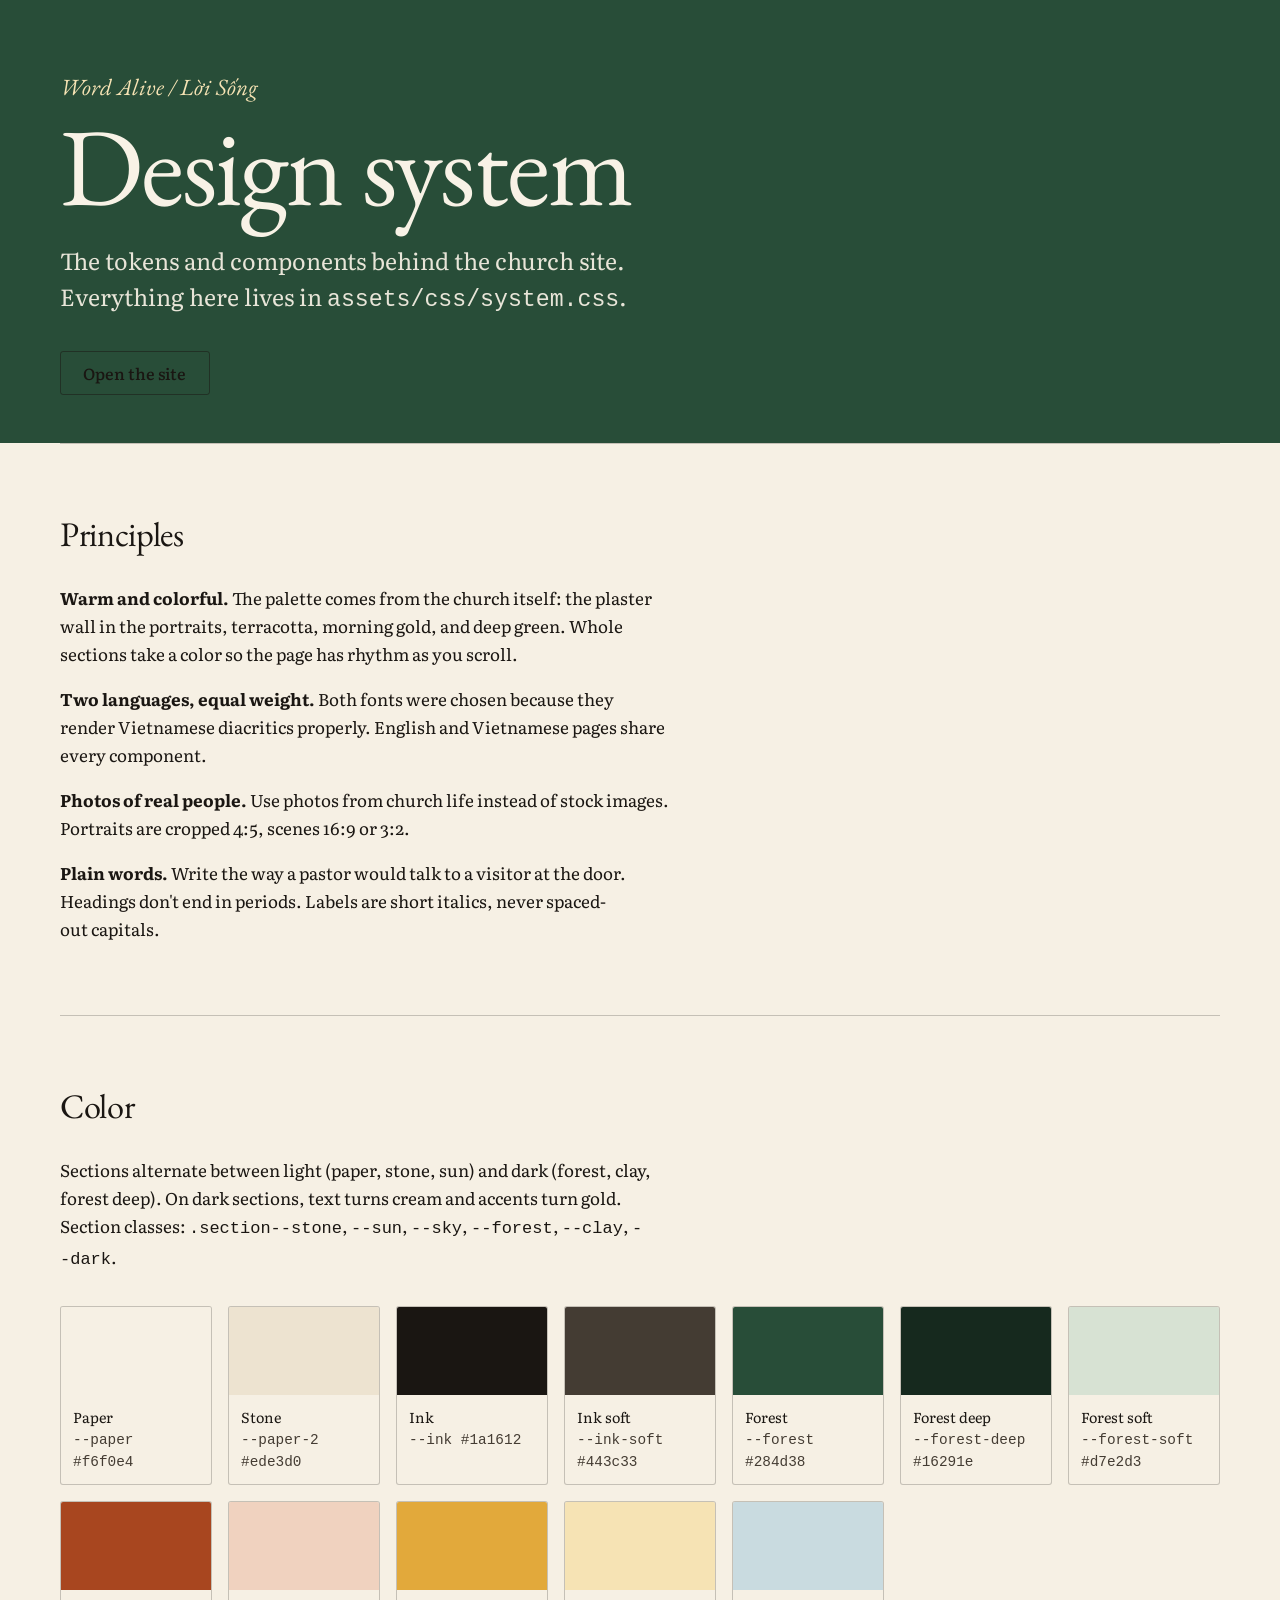
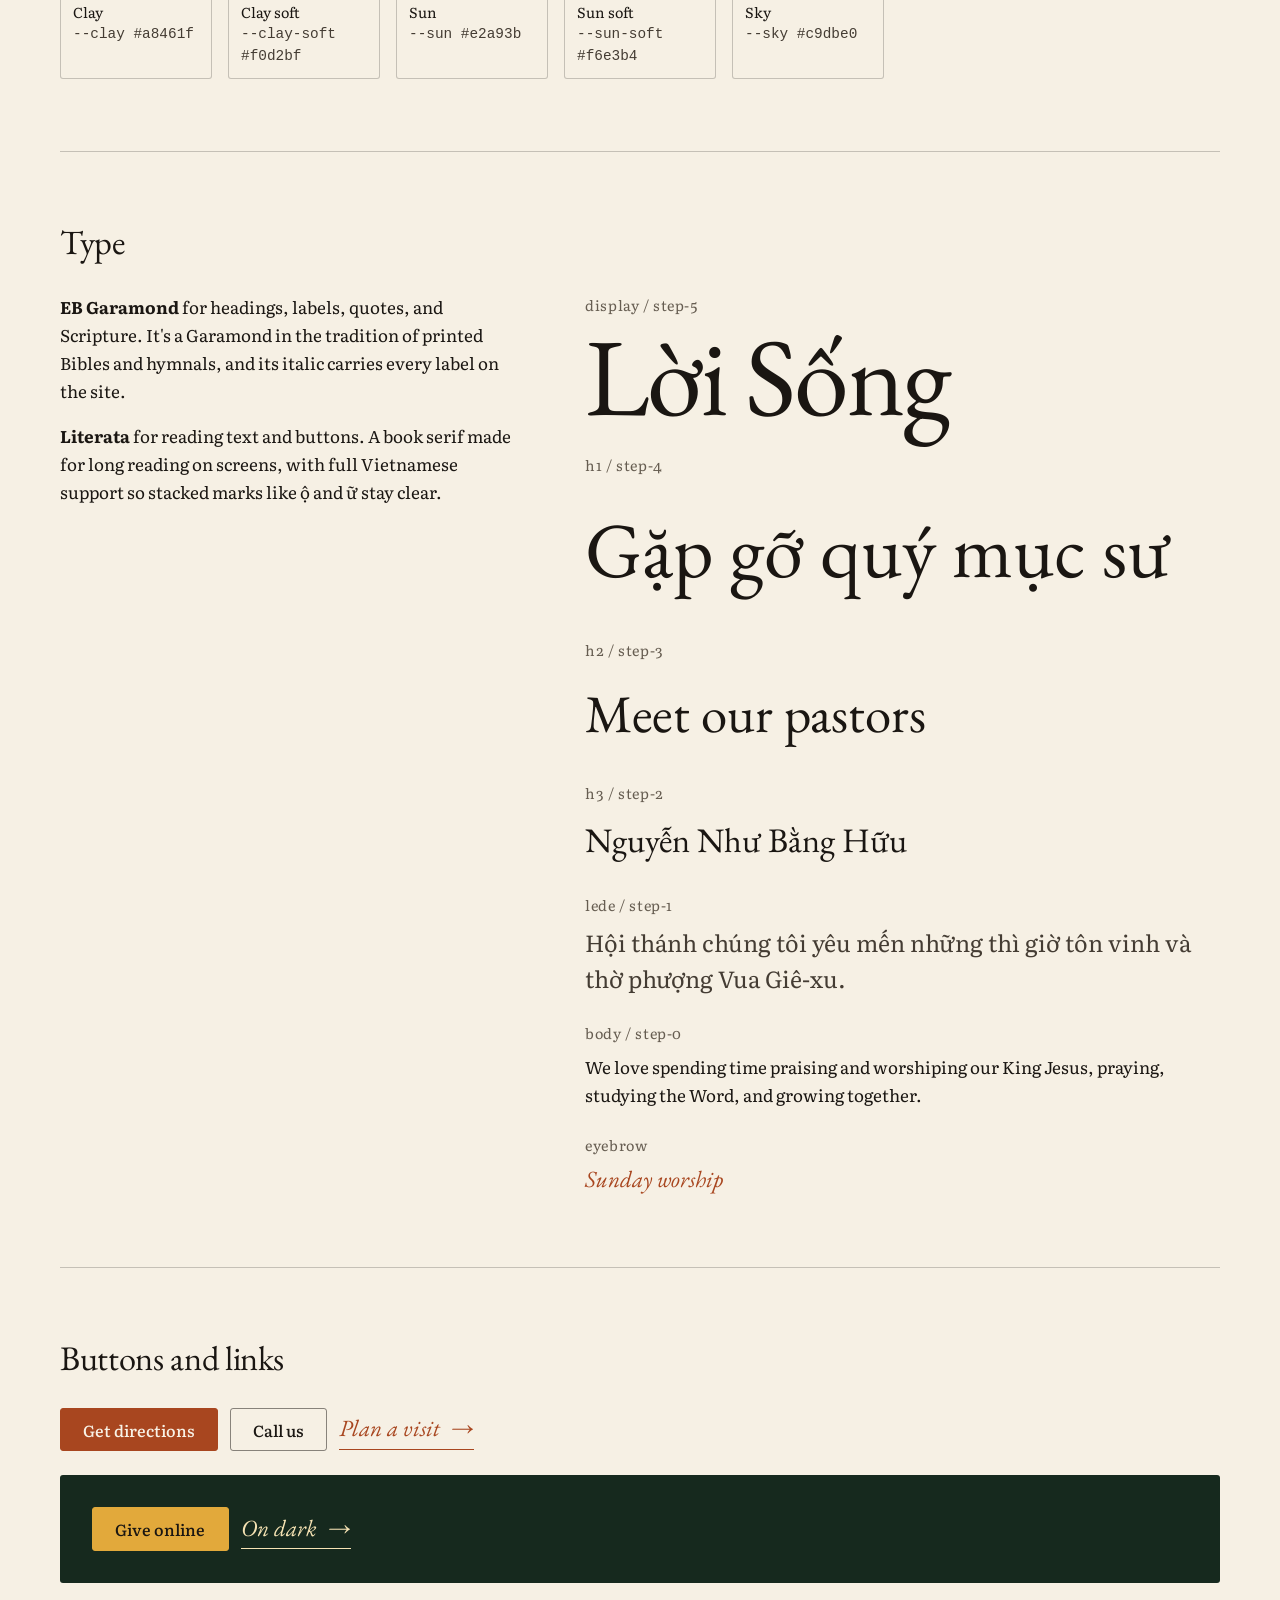
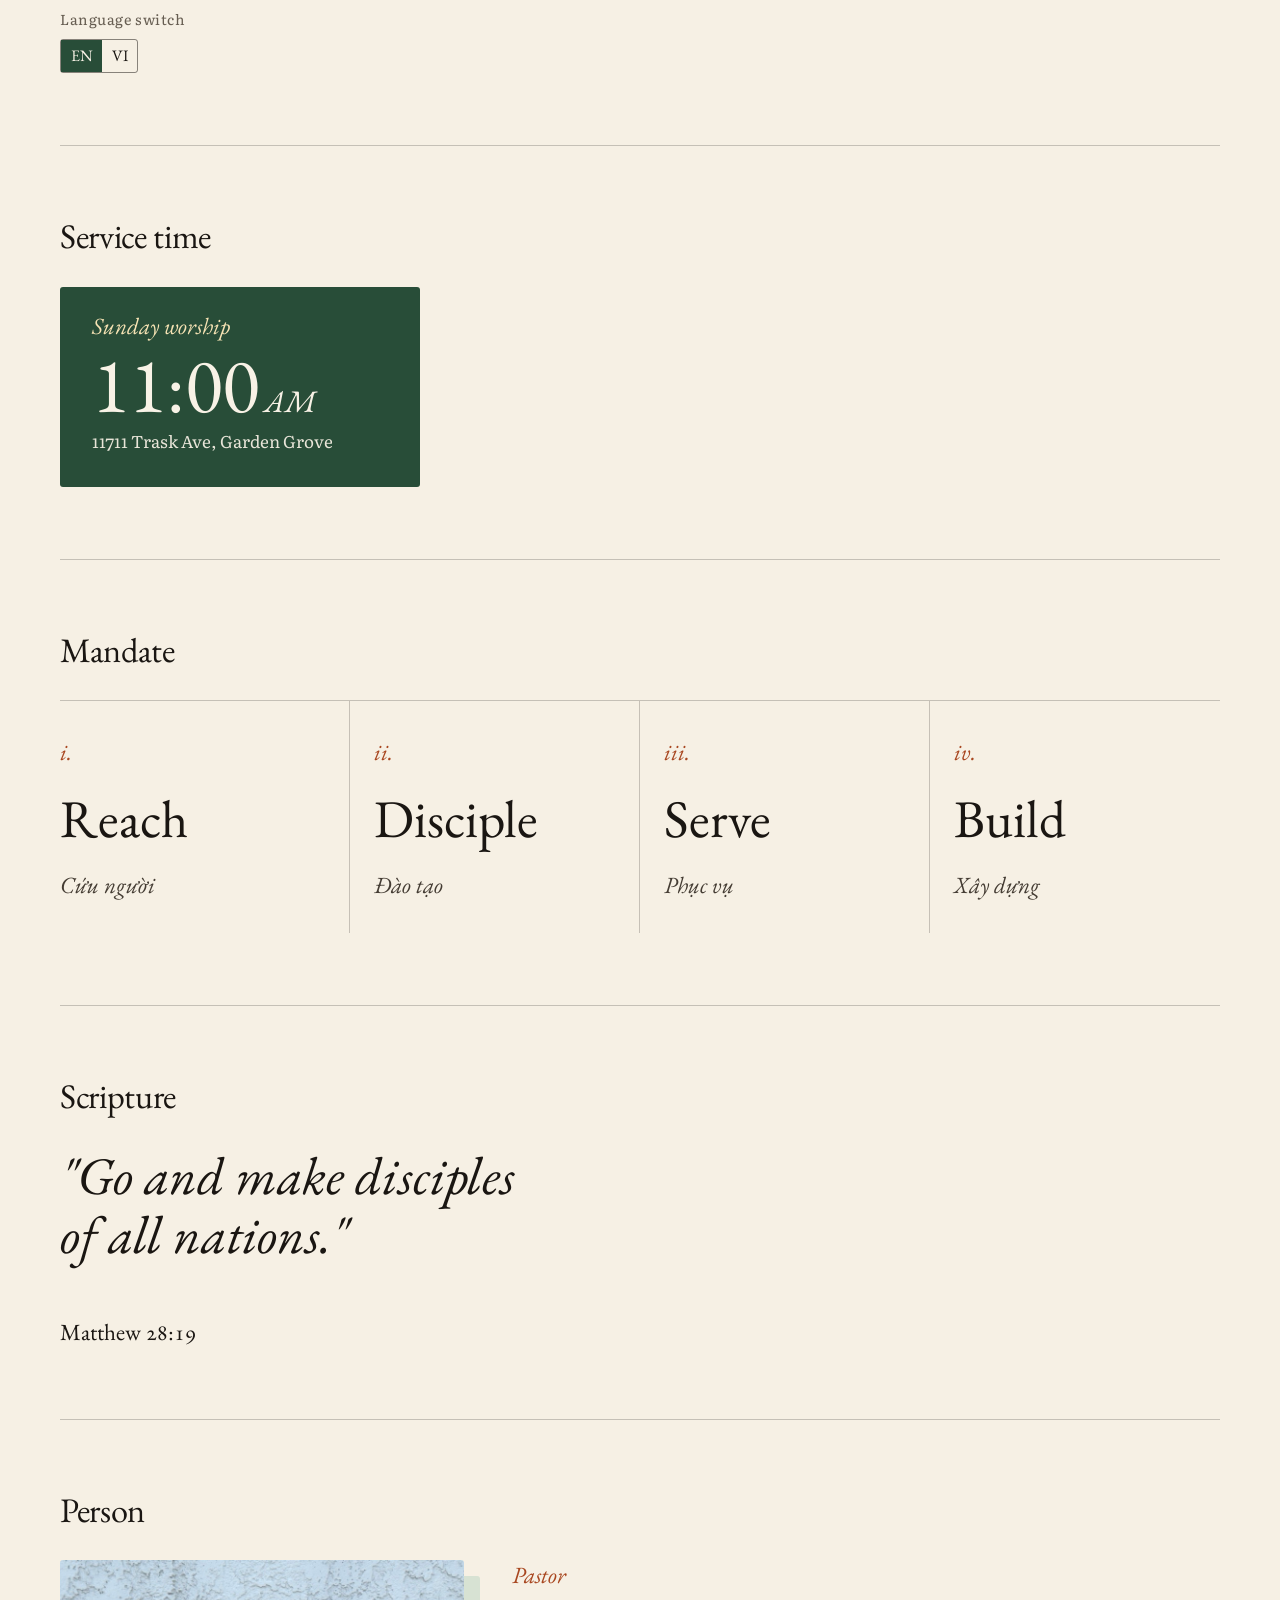
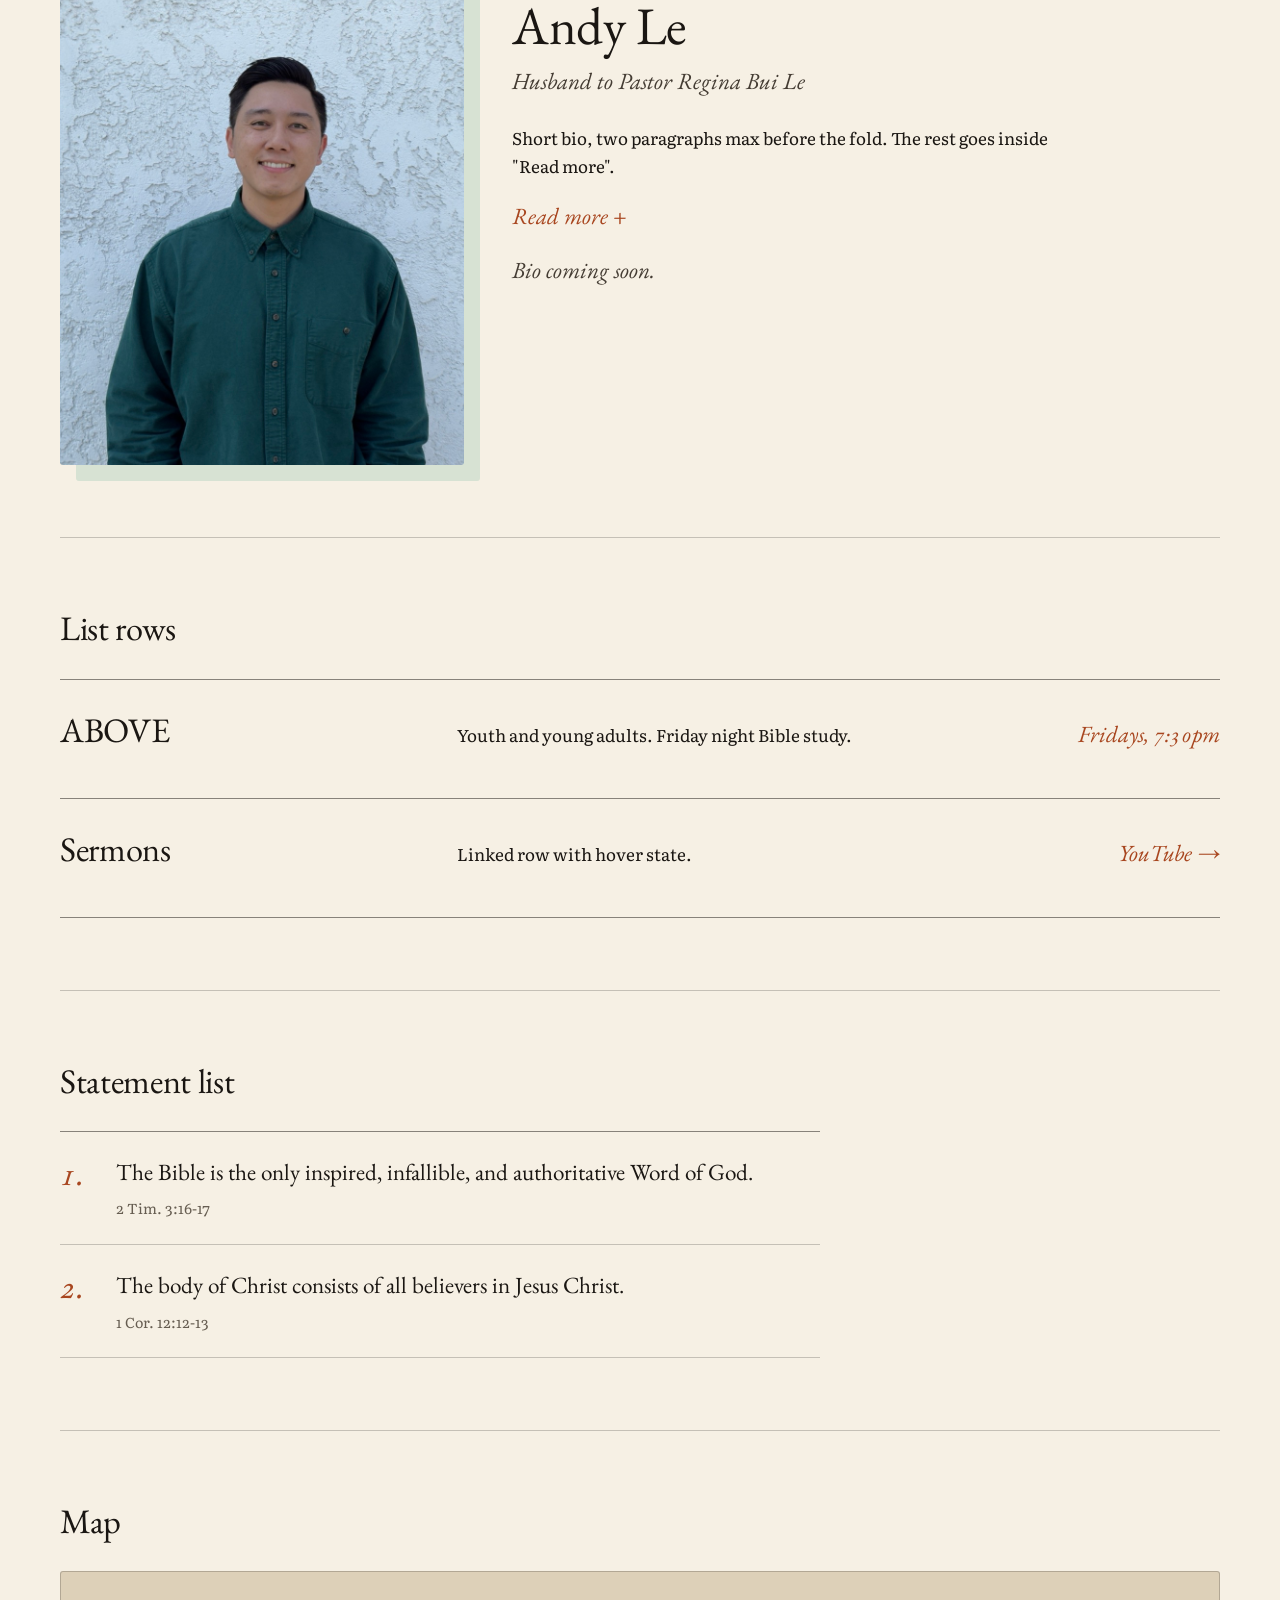
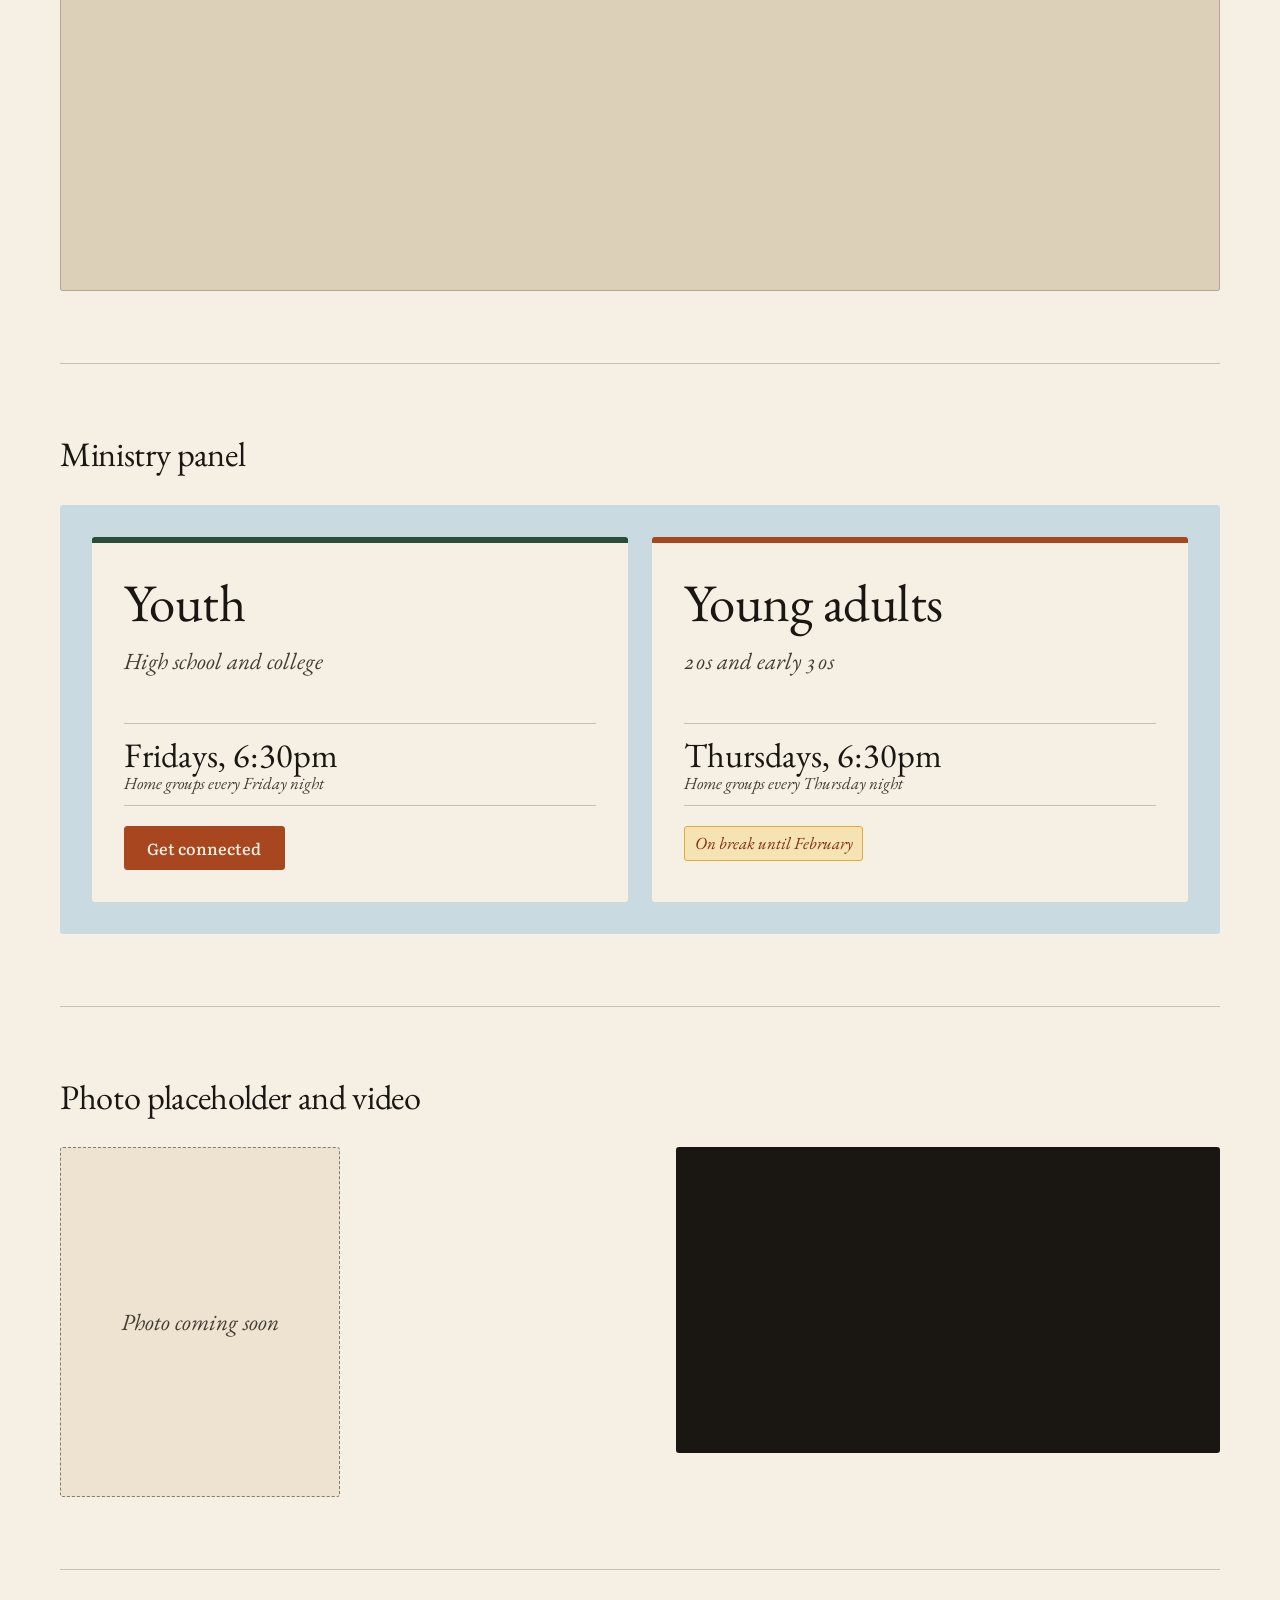
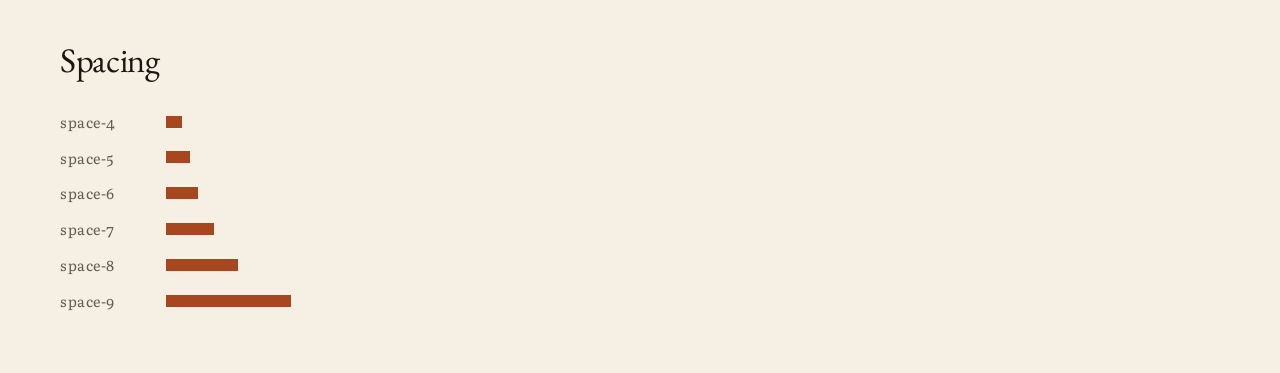
<file: design-system.html>
<!doctype html>
<html lang="en">
<head>
  <meta charset="utf-8">
  <meta name="viewport" content="width=device-width, initial-scale=1">
  <title>Design System | Word Alive Church</title>
  <link rel="preconnect" href="https://fonts.googleapis.com">
  <link rel="preconnect" href="https://fonts.gstatic.com" crossorigin>
  <link href="https://fonts.googleapis.com/css2?family=EB+Garamond:ital,wght@0,400;0,500;1,400;1,500&family=Literata:ital,opsz,wght@0,7..72,400;0,7..72,500;0,7..72,600;1,7..72,400&display=swap" rel="stylesheet">
  <link rel="stylesheet" href="assets/css/system.css">
  <style>
    .ds-swatches { display: grid; gap: var(--space-4); grid-template-columns: repeat(auto-fill, minmax(150px, 1fr)); }
    .ds-swatch { border: 1px solid var(--line); border-radius: var(--radius); overflow: hidden; background: var(--paper); }
    .ds-swatch div { height: 88px; }
    .ds-swatch p { padding: var(--space-3); font-size: var(--step--1); margin: 0; line-height: 1.4; }
    .ds-swatch code { color: var(--ink-soft); }
    .ds-type > * + * { margin-top: var(--space-5); }
    .ds-label { font-size: var(--step--1); color: var(--ink-faint); font-family: var(--font-text); letter-spacing: .04em; display: block; margin-bottom: var(--space-2); }
    .ds-block { padding-block: var(--space-8); border-top: 1px solid var(--line); }
    .ds-block > h2 { font-size: var(--step-2); margin-bottom: var(--space-6); }
  </style>
</head>
<body>
<header class="page-head">
  <div class="wrap">
    <p class="eyebrow">Word Alive / Lời Sống</p>
    <h1 class="display">Design system</h1>
    <p class="lede">The tokens and components behind the church site. Everything here lives in <code>assets/css/system.css</code>.</p>
    <div class="btn-row"><a class="btn btn--ghost" href="index.html">Open the site</a></div>
  </div>
</header>

<main class="wrap">

  <section class="ds-block">
    <h2>Principles</h2>
    <div class="prose">
      <p><strong>Warm and colorful.</strong> The palette comes from the church itself: the plaster wall in the portraits, terracotta, morning gold, and deep green. Whole sections take a color so the page has rhythm as you scroll.</p>
      <p><strong>Two languages, equal weight.</strong> Both fonts were chosen because they render Vietnamese diacritics properly. English and Vietnamese pages share every component.</p>
      <p><strong>Photos of real people.</strong> Use photos from church life instead of stock images. Portraits are cropped 4:5, scenes 16:9 or 3:2.</p>
      <p><strong>Plain words.</strong> Write the way a pastor would talk to a visitor at the door. Headings don't end in periods. Labels are short italics, never spaced-out capitals.</p>
    </div>
  </section>

  <section class="ds-block">
    <h2>Color</h2>
    <p class="prose" style="margin-bottom:var(--space-6)">Sections alternate between light (paper, stone, sun) and dark (forest, clay, forest deep). On dark sections, text turns cream and accents turn gold. Section classes: <code>.section--stone</code>, <code>--sun</code>, <code>--sky</code>, <code>--forest</code>, <code>--clay</code>, <code>--dark</code>.</p>
    <div class="ds-swatches">
      <div class="ds-swatch"><div style="background:var(--paper)"></div><p>Paper<br><code>--paper #f6f0e4</code></p></div>
      <div class="ds-swatch"><div style="background:var(--paper-2)"></div><p>Stone<br><code>--paper-2 #ede3d0</code></p></div>
      <div class="ds-swatch"><div style="background:var(--ink)"></div><p>Ink<br><code>--ink #1a1612</code></p></div>
      <div class="ds-swatch"><div style="background:var(--ink-soft)"></div><p>Ink soft<br><code>--ink-soft #443c33</code></p></div>
      <div class="ds-swatch"><div style="background:var(--forest)"></div><p>Forest<br><code>--forest #284d38</code></p></div>
      <div class="ds-swatch"><div style="background:var(--forest-deep)"></div><p>Forest deep<br><code>--forest-deep #16291e</code></p></div>
      <div class="ds-swatch"><div style="background:var(--forest-soft)"></div><p>Forest soft<br><code>--forest-soft #d7e2d3</code></p></div>
      <div class="ds-swatch"><div style="background:var(--clay)"></div><p>Clay<br><code>--clay #a8461f</code></p></div>
      <div class="ds-swatch"><div style="background:var(--clay-soft)"></div><p>Clay soft<br><code>--clay-soft #f0d2bf</code></p></div>
      <div class="ds-swatch"><div style="background:var(--sun)"></div><p>Sun<br><code>--sun #e2a93b</code></p></div>
      <div class="ds-swatch"><div style="background:var(--sun-soft)"></div><p>Sun soft<br><code>--sun-soft #f6e3b4</code></p></div>
      <div class="ds-swatch"><div style="background:var(--sky)"></div><p>Sky<br><code>--sky #c9dbe0</code></p></div>
    </div>
  </section>

  <section class="ds-block">
    <h2>Type</h2>
    <div class="split">
      <div class="prose">
        <p><strong>EB Garamond</strong> for headings, labels, quotes, and Scripture. It's a Garamond in the tradition of printed Bibles and hymnals, and its italic carries every label on the site.</p>
        <p><strong>Literata</strong> for reading text and buttons. A book serif made for long reading on screens, with full Vietnamese support so stacked marks like ộ and ữ stay clear.</p>
      </div>
      <div class="ds-type">
        <div><span class="ds-label">display / step-5</span><p class="display" style="font-family:var(--font-display);margin:0">Lời Sống</p></div>
        <div><span class="ds-label">h1 / step-4</span><p class="h1" style="font-family:var(--font-display);margin:0">Gặp gỡ quý mục sư</p></div>
        <div><span class="ds-label">h2 / step-3</span><p class="h2" style="font-family:var(--font-display);margin:0">Meet our pastors</p></div>
        <div><span class="ds-label">h3 / step-2</span><p class="h3" style="font-family:var(--font-display);margin:0">Nguyễn Như Bằng Hữu</p></div>
        <div><span class="ds-label">lede / step-1</span><p class="lede" style="margin:0">Hội thánh chúng tôi yêu mến những thì giờ tôn vinh và thờ phượng Vua Giê-xu.</p></div>
        <div><span class="ds-label">body / step-0</span><p style="margin:0">We love spending time praising and worshiping our King Jesus, praying, studying the Word, and growing together.</p></div>
        <div><span class="ds-label">eyebrow</span><p class="eyebrow" style="margin:0">Sunday worship</p></div>
      </div>
    </div>
  </section>

  <section class="ds-block">
    <h2>Buttons and links</h2>
    <div class="btn-row" style="margin-top:0">
      <a class="btn" href="#">Get directions</a>
      <a class="btn btn--ghost" href="#">Call us</a>
      <a class="arrow-link" href="#" style="align-self:center">Plan a visit</a>
    </div>
    <div class="section--dark" style="padding:var(--space-6);margin-top:var(--space-5);border-radius:var(--radius)">
      <div class="btn-row" style="margin-top:0"><a class="btn" href="#">Give online</a><a class="arrow-link" href="#" style="align-self:center">On dark</a></div>
    </div>
    <div style="margin-top:var(--space-5)">
      <span class="ds-label">Language switch</span>
      <div class="lang-switch"><a href="#" aria-current="true">EN</a><a href="#">VI</a></div>
    </div>
  </section>

  <section class="ds-block">
    <h2>Service time</h2>
    <div style="max-width:360px">
      <div class="service">
        <span class="service__label">Sunday worship</span>
        <span class="service__time">11:00<small>AM</small></span>
        <span class="service__where">11711 Trask Ave, Garden Grove</span>
      </div>
    </div>
  </section>

  <section class="ds-block">
    <h2>Mandate</h2>
    <ol class="mandate">
      <li><span class="mandate__num">i.</span><span class="mandate__word">Reach</span><span class="mandate__alt">Cứu người</span></li>
      <li><span class="mandate__num">ii.</span><span class="mandate__word">Disciple</span><span class="mandate__alt">Đào tạo</span></li>
      <li><span class="mandate__num">iii.</span><span class="mandate__word">Serve</span><span class="mandate__alt">Phục vụ</span></li>
      <li><span class="mandate__num">iv.</span><span class="mandate__word">Build</span><span class="mandate__alt">Xây dựng</span></li>
    </ol>
  </section>

  <section class="ds-block">
    <h2>Scripture</h2>
    <blockquote class="scripture"><p>"Go and make disciples of all nations."</p><cite>Matthew 28:19</cite></blockquote>
  </section>

  <section class="ds-block">
    <h2>Person</h2>
    <article class="person">
      <div class="person__photo"><img src="assets/img/andy.jpg" alt="Pastor Andy Le"></div>
      <div class="person__bio">
        <p class="person__role">Pastor</p>
        <h3 class="person__name">Andy Le</h3>
        <p class="person__alt">Husband to Pastor Regina Bui Le</p>
        <p>Short bio, two paragraphs max before the fold. The rest goes inside "Read more".</p>
        <details><summary>Read more</summary><p>Expanded text.</p></details>
        <p class="coming-soon" style="margin-top:var(--space-4)">Bio coming soon.</p>
      </div>
    </article>
  </section>

  <section class="ds-block">
    <h2>List rows</h2>
    <ul class="list-rows">
      <li><div class="row"><h3>ABOVE</h3><p>Youth and young adults. Friday night Bible study.</p><span class="meta">Fridays, 7:30pm</span></div></li>
      <li><a href="#"><h3>Sermons</h3><p>Linked row with hover state.</p><span class="meta">YouTube →</span></a></li>
    </ul>
  </section>

  <section class="ds-block">
    <h2>Statement list</h2>
    <ol class="faith-list" style="max-width:760px">
      <li><p>The Bible is the only inspired, infallible, and authoritative Word of God.</p><span class="ref">2 Tim. 3:16-17</span></li>
      <li><p>The body of Christ consists of all believers in Jesus Christ.</p><span class="ref">1 Cor. 12:12-13</span></li>
    </ol>
  </section>

  <section class="ds-block">
    <h2>Map</h2>
    <div class="map" style="height:320px">
      <iframe title="Map of Word Alive Church" src="https://maps.google.com/maps?q=11711%20Trask%20Ave%2C%20Garden%20Grove%2C%20CA%2092843&z=15&output=embed" loading="lazy"></iframe>
    </div>
  </section>

  <section class="ds-block">
    <h2>Ministry panel</h2>
    <div class="section--sky" style="padding:var(--space-6);border-radius:var(--radius)">
      <div class="ministry-grid">
        <article class="ministry"><h3>Youth</h3><p class="ministry__who">High school and college</p><p class="ministry__when">Fridays, 6:30pm<small>Home groups every Friday night</small></p><div class="btn-row" style="margin-top:0"><a class="btn" href="#">Get connected</a></div></article>
        <article class="ministry"><h3>Young adults</h3><p class="ministry__who">20s and early 30s</p><p class="ministry__when">Thursdays, 6:30pm<small>Home groups every Thursday night</small></p><p class="status">On break until February</p></article>
      </div>
    </div>
  </section>

  <section class="ds-block">
    <h2>Photo placeholder and video</h2>
    <div class="split split--even">
      <div style="max-width:280px"><div class="photo-pending"><span>Photo coming soon</span></div></div>
      <div class="video"><iframe src="https://www.youtube-nocookie.com/embed/4WbbX7j57pE" title="Impact Connection | Summer Camp 2025" allowfullscreen loading="lazy"></iframe></div>
    </div>
  </section>

  <section class="ds-block">
    <h2>Spacing</h2>
    <div style="display:grid;gap:var(--space-3)">
      <div style="display:flex;align-items:center;gap:var(--space-4)"><span class="ds-label" style="width:90px;margin:0">space-4</span><span style="height:12px;width:var(--space-4);background:var(--clay)"></span></div>
      <div style="display:flex;align-items:center;gap:var(--space-4)"><span class="ds-label" style="width:90px;margin:0">space-5</span><span style="height:12px;width:var(--space-5);background:var(--clay)"></span></div>
      <div style="display:flex;align-items:center;gap:var(--space-4)"><span class="ds-label" style="width:90px;margin:0">space-6</span><span style="height:12px;width:var(--space-6);background:var(--clay)"></span></div>
      <div style="display:flex;align-items:center;gap:var(--space-4)"><span class="ds-label" style="width:90px;margin:0">space-7</span><span style="height:12px;width:var(--space-7);background:var(--clay)"></span></div>
      <div style="display:flex;align-items:center;gap:var(--space-4)"><span class="ds-label" style="width:90px;margin:0">space-8</span><span style="height:12px;width:var(--space-8);background:var(--clay)"></span></div>
      <div style="display:flex;align-items:center;gap:var(--space-4)"><span class="ds-label" style="width:90px;margin:0">space-9</span><span style="height:12px;width:var(--space-9);background:var(--clay)"></span></div>
    </div>
  </section>
</main>
</body>
</html>
</file>
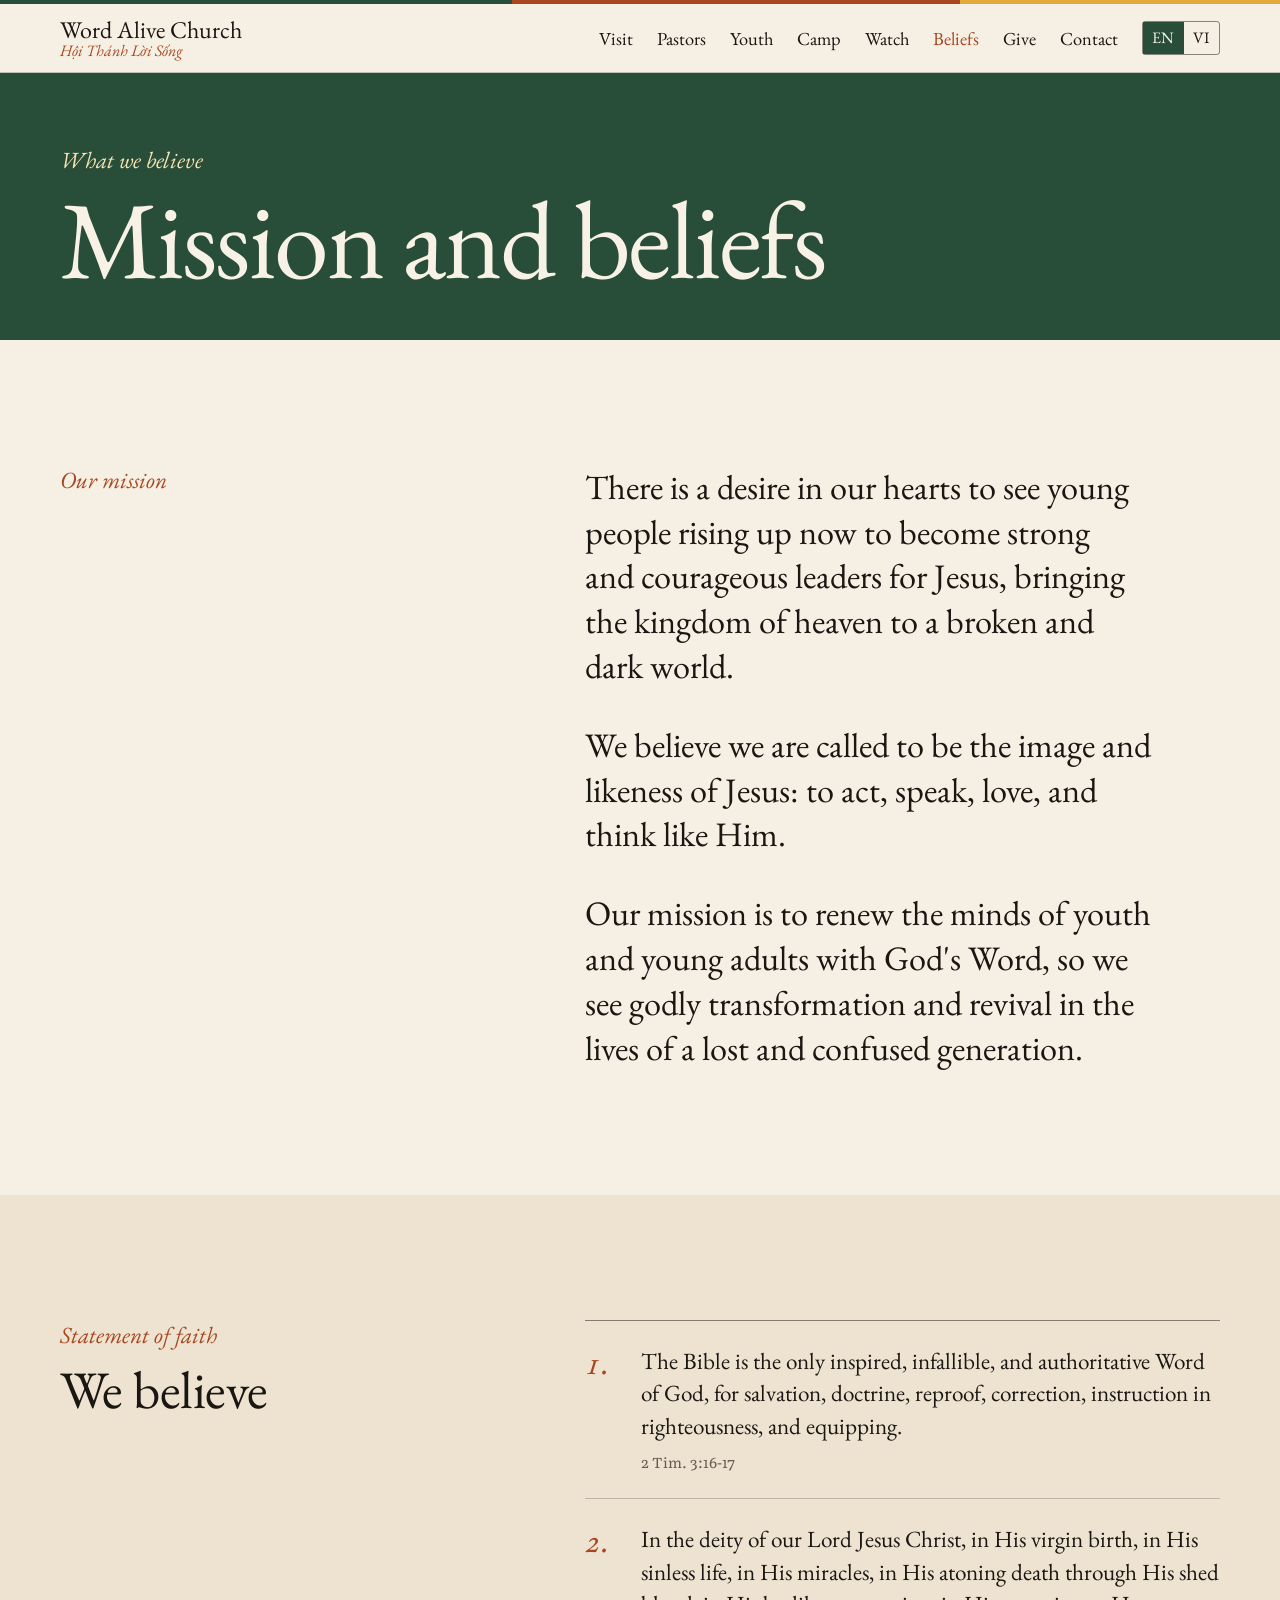
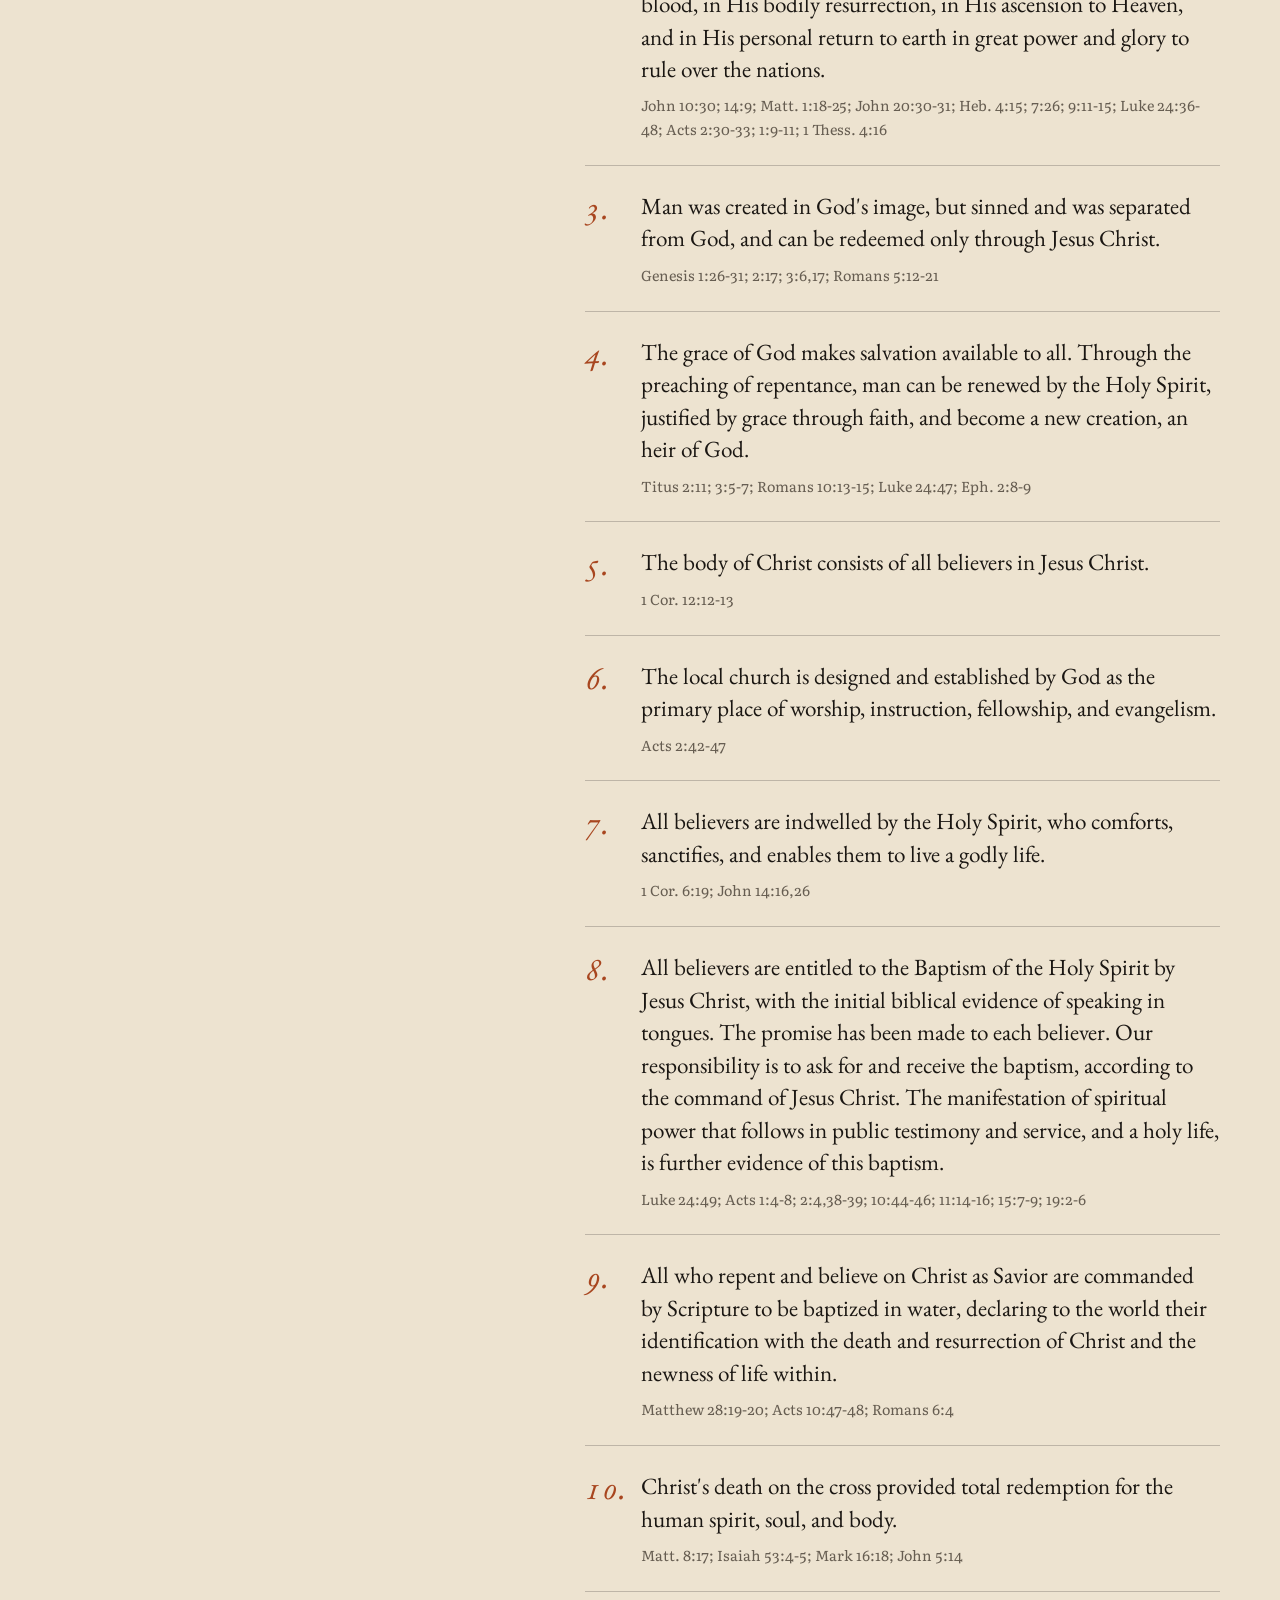
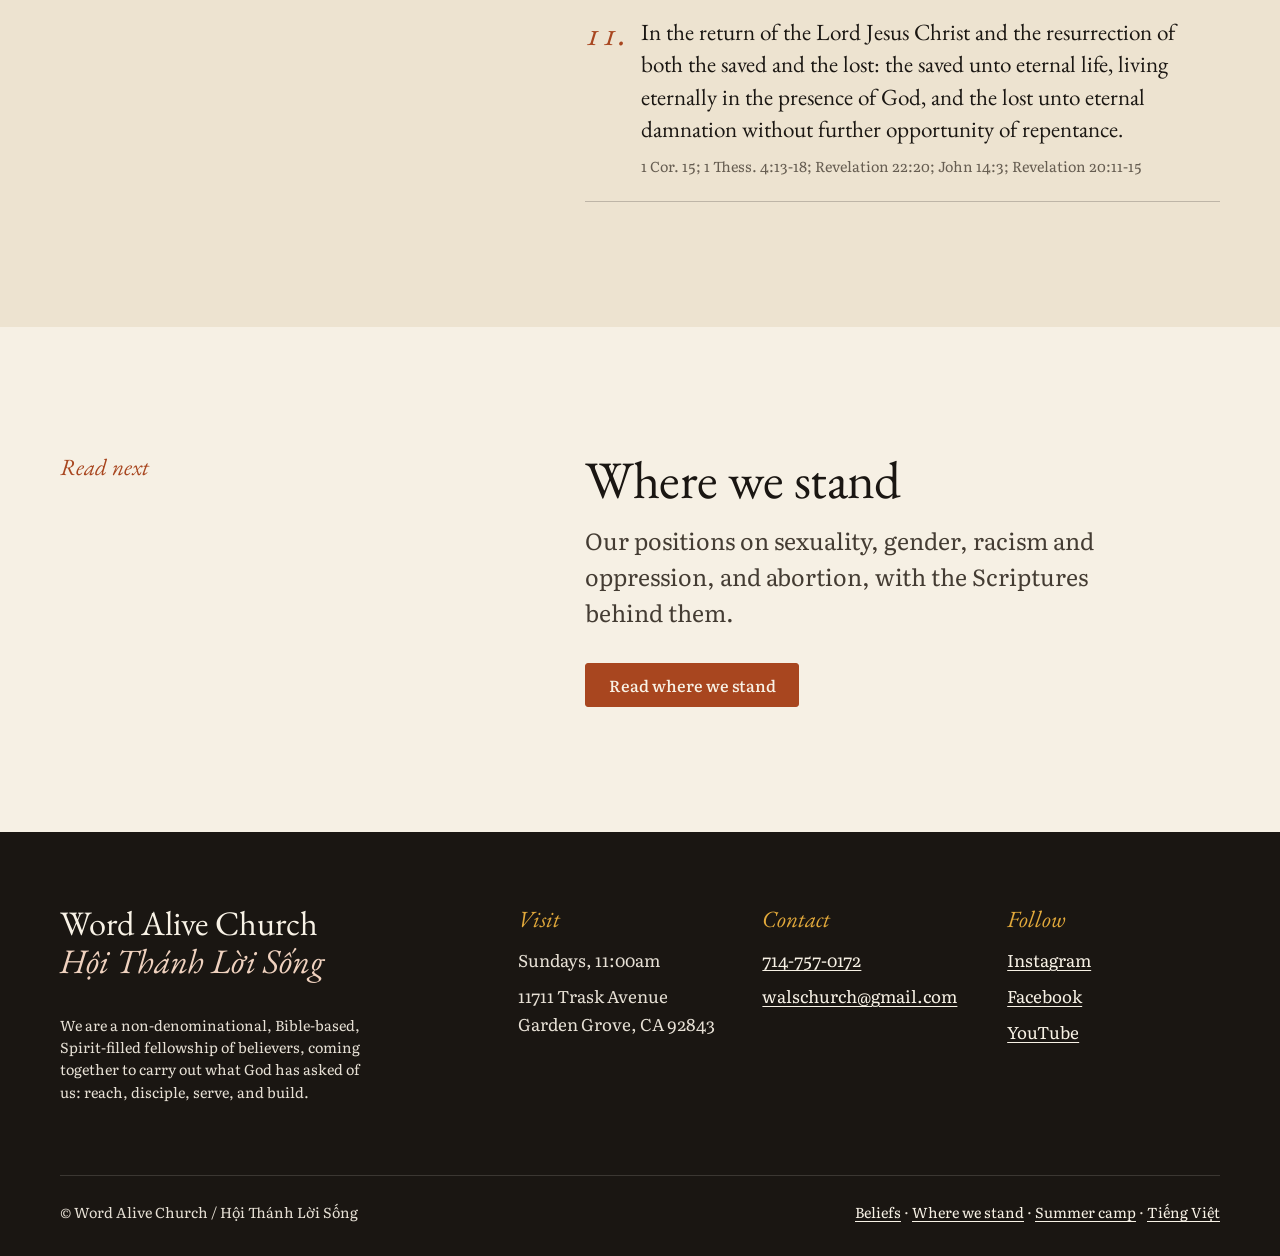
<file: en/beliefs.html>
<!doctype html>
<html lang="en">
<head>
  <meta charset="utf-8">
  <meta name="viewport" content="width=device-width, initial-scale=1">
  <title>Mission and Beliefs | Word Alive Church</title>
  <meta name="description" content="The mission and statement of faith of Word Alive Church in Garden Grove, CA.">
  <link rel="preconnect" href="https://fonts.googleapis.com">
  <link rel="preconnect" href="https://fonts.gstatic.com" crossorigin>
  <link href="https://fonts.googleapis.com/css2?family=EB+Garamond:ital,wght@0,400;0,500;1,400;1,500&family=Literata:ital,opsz,wght@0,7..72,400;0,7..72,500;0,7..72,600;1,7..72,400&display=swap" rel="stylesheet">
  <link rel="stylesheet" href="../assets/css/system.css">
</head>
<body>
<a class="skip-link" href="#main">Skip to content</a>

<header class="site-header">
  <div class="wrap site-header__inner">
    <a class="lockup" href="./">
      <span class="lockup__en">Word Alive Church</span>
      <span class="lockup__vi">Hội Thánh Lời Sống</span>
    </a>
    <nav class="nav" data-nav aria-label="Main">
      <ul class="nav__links" id="nav-links">
        <li><a href="./#visit">Visit</a></li>
        <li><a href="./#pastors">Pastors</a></li>
        <li><a href="./#youth">Youth</a></li>
        <li><a href="camp.html">Camp</a></li>
        <li><a href="./#watch">Watch</a></li>
        <li><a href="beliefs.html" aria-current="page">Beliefs</a></li>
        <li><a href="./#give">Give</a></li>
        <li><a href="./#contact">Contact</a></li>
      </ul>
      <div class="lang-switch" role="group" aria-label="Language">
        <a href="beliefs.html" aria-current="true" lang="en">EN</a>
        <a href="../vi/beliefs.html" lang="vi" data-lang-choice="vi">VI</a>
      </div>
      <button class="nav__toggle" type="button" aria-expanded="false" aria-controls="nav-links">Menu</button>
    </nav>
  </div>
</header>

<main id="main">
  <header class="page-head">
    <div class="wrap">
      <p class="eyebrow">What we believe</p>
      <h1 class="display">Mission and beliefs</h1>
    </div>
  </header>

  <section class="section">
    <div class="wrap split">
      <div><p class="eyebrow">Our mission</p></div>
      <div class="mission">
        <p>There is a desire in our hearts to see young people rising up now to become strong and courageous leaders for Jesus, bringing the kingdom of heaven to a broken and dark world.</p>
        <p>We believe we are called to be the image and likeness of Jesus: to act, speak, love, and think like Him.</p>
        <p>Our mission is to renew the minds of youth and young adults with God's Word, so we see godly transformation and revival in the lives of a lost and confused generation.</p>
      </div>
    </div>
  </section>

  <section class="section section--stone" id="statement-of-faith">
    <div class="wrap split">
      <div>
        <p class="eyebrow">Statement of faith</p>
        <h2 class="h2">We believe</h2>
      </div>
      <ol class="faith-list">
        <li><p>The Bible is the only inspired, infallible, and authoritative Word of God, for salvation, doctrine, reproof, correction, instruction in righteousness, and equipping.</p><span class="ref">2 Tim. 3:16-17</span></li>
        <li><p>In the deity of our Lord Jesus Christ, in His virgin birth, in His sinless life, in His miracles, in His atoning death through His shed blood, in His bodily resurrection, in His ascension to Heaven, and in His personal return to earth in great power and glory to rule over the nations.</p><span class="ref">John 10:30; 14:9; Matt. 1:18-25; John 20:30-31; Heb. 4:15; 7:26; 9:11-15; Luke 24:36-48; Acts 2:30-33; 1:9-11; 1 Thess. 4:16</span></li>
        <li><p>Man was created in God's image, but sinned and was separated from God, and can be redeemed only through Jesus Christ.</p><span class="ref">Genesis 1:26-31; 2:17; 3:6,17; Romans 5:12-21</span></li>
        <li><p>The grace of God makes salvation available to all. Through the preaching of repentance, man can be renewed by the Holy Spirit, justified by grace through faith, and become a new creation, an heir of God.</p><span class="ref">Titus 2:11; 3:5-7; Romans 10:13-15; Luke 24:47; Eph. 2:8-9</span></li>
        <li><p>The body of Christ consists of all believers in Jesus Christ.</p><span class="ref">1 Cor. 12:12-13</span></li>
        <li><p>The local church is designed and established by God as the primary place of worship, instruction, fellowship, and evangelism.</p><span class="ref">Acts 2:42-47</span></li>
        <li><p>All believers are indwelled by the Holy Spirit, who comforts, sanctifies, and enables them to live a godly life.</p><span class="ref">1 Cor. 6:19; John 14:16,26</span></li>
        <li><p>All believers are entitled to the Baptism of the Holy Spirit by Jesus Christ, with the initial biblical evidence of speaking in tongues. The promise has been made to each believer. Our responsibility is to ask for and receive the baptism, according to the command of Jesus Christ. The manifestation of spiritual power that follows in public testimony and service, and a holy life, is further evidence of this baptism.</p><span class="ref">Luke 24:49; Acts 1:4-8; 2:4,38-39; 10:44-46; 11:14-16; 15:7-9; 19:2-6</span></li>
        <li><p>All who repent and believe on Christ as Savior are commanded by Scripture to be baptized in water, declaring to the world their identification with the death and resurrection of Christ and the newness of life within.</p><span class="ref">Matthew 28:19-20; Acts 10:47-48; Romans 6:4</span></li>
        <li><p>Christ's death on the cross provided total redemption for the human spirit, soul, and body.</p><span class="ref">Matt. 8:17; Isaiah 53:4-5; Mark 16:18; John 5:14</span></li>
        <li><p>In the return of the Lord Jesus Christ and the resurrection of both the saved and the lost: the saved unto eternal life, living eternally in the presence of God, and the lost unto eternal damnation without further opportunity of repentance.</p><span class="ref">1 Cor. 15; 1 Thess. 4:13-18; Revelation 22:20; John 14:3; Revelation 20:11-15</span></li>
      </ol>
    </div>
  </section>

  <section class="section">
    <div class="wrap split">
      <div><p class="eyebrow">Read next</p></div>
      <div>
        <h2 class="h2" style="margin-bottom:var(--space-4)">Where we stand</h2>
        <p class="lede">Our positions on sexuality, gender, racism and oppression, and abortion, with the Scriptures behind them.</p>
        <div class="btn-row"><a class="btn" href="where-we-stand.html">Read where we stand</a></div>
      </div>
    </div>
  </section>
</main>

<footer class="site-footer">
  <div class="wrap">
    <div class="footer-grid">
      <div><p class="footer-name">Word Alive Church<br><span lang="vi">Hội Thánh Lời Sống</span></p>
        <p class="footer-about">We are a non-denominational, Bible-based, Spirit-filled fellowship of believers, coming together to carry out what God has asked of us: reach, disciple, serve, and build.</p></div>
      <div><h4>Visit</h4><ul><li>Sundays, 11:00am</li><li>11711 Trask Avenue<br>Garden Grove, CA 92843</li></ul></div>
      <div><h4>Contact</h4><ul><li><a href="tel:+17147570172">714-757-0172</a></li><li><a href="mailto:walschurch@gmail.com">walschurch@gmail.com</a></li></ul></div>
      <div><h4>Follow</h4><ul>
        <li><a href="https://www.instagram.com/wordaliveloisong/" target="_blank" rel="noopener">Instagram</a></li>
        <li><a href="https://www.facebook.com/Word-Alive-Church-H%E1%BB%99i-Th%C3%A1nh-L%E1%BB%9Di-S%E1%BB%91ng-383481672016229/" target="_blank" rel="noopener">Facebook</a></li>
        <li><a href="https://www.youtube.com/channel/UCCrEXJ6uczDrPUvFZ0FEOCA" target="_blank" rel="noopener">YouTube</a></li>
      </ul></div>
    </div>
    <div class="footer-base">
      <span>© Word Alive Church / Hội Thánh Lời Sống</span>
      <span><a href="beliefs.html">Beliefs</a> · <a href="where-we-stand.html">Where we stand</a> · <a href="camp.html">Summer camp</a> · <a href="../vi/beliefs.html" lang="vi">Tiếng Việt</a></span>
    </div>
  </div>
</footer>
<script src="../assets/js/site.js"></script>
</body>
</html>
</file>
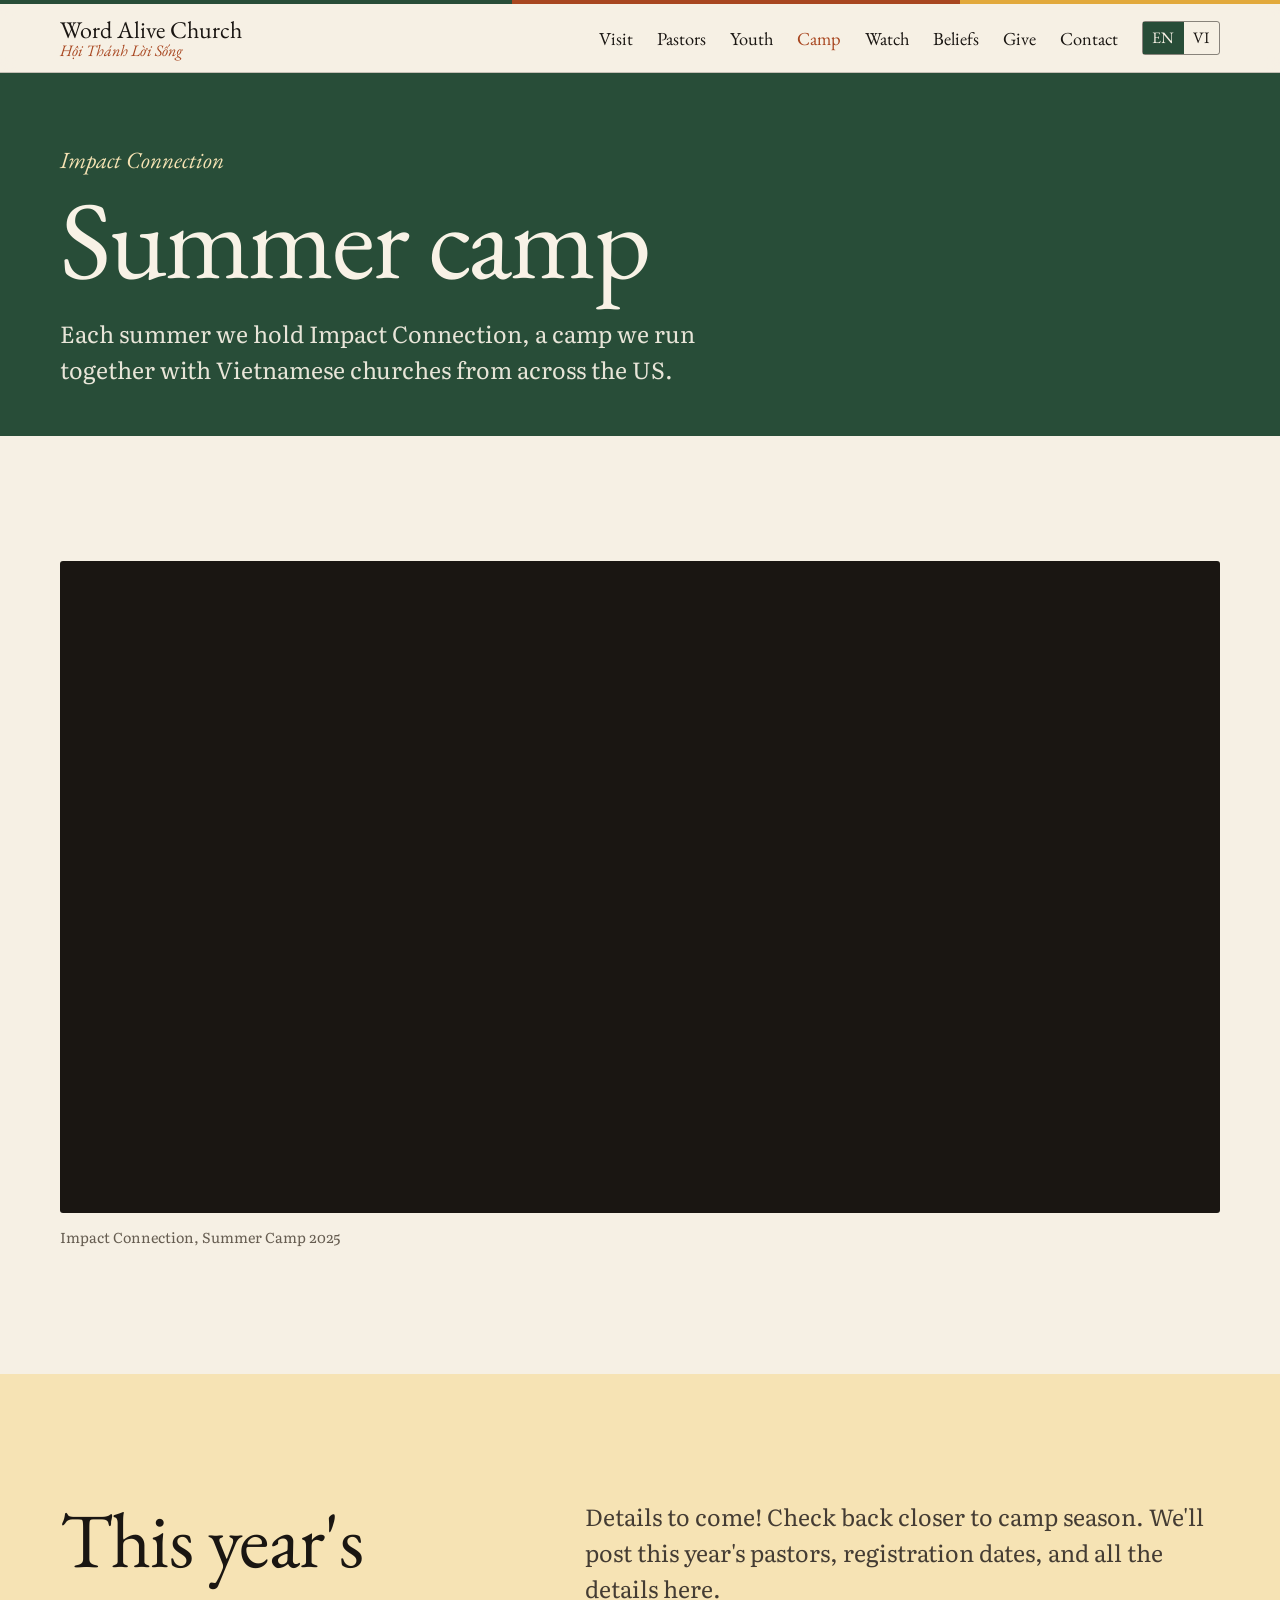
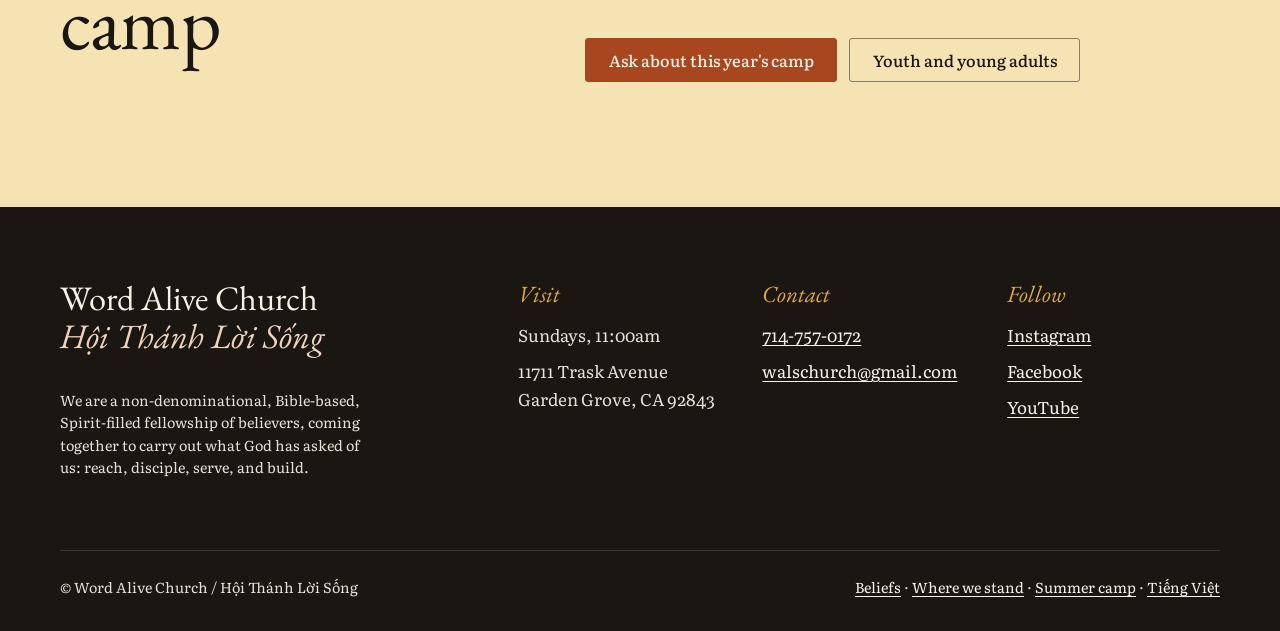
<file: en/camp.html>
<!doctype html>
<html lang="en">
<head>
  <meta charset="utf-8">
  <meta name="viewport" content="width=device-width, initial-scale=1">
  <title>Summer Camp | Word Alive Church</title>
  <meta name="description" content="Impact Connection, the summer camp Word Alive Church holds with Vietnamese churches across the US.">
  <link rel="preconnect" href="https://fonts.googleapis.com">
  <link rel="preconnect" href="https://fonts.gstatic.com" crossorigin>
  <link href="https://fonts.googleapis.com/css2?family=EB+Garamond:ital,wght@0,400;0,500;1,400;1,500&family=Literata:ital,opsz,wght@0,7..72,400;0,7..72,500;0,7..72,600;1,7..72,400&display=swap" rel="stylesheet">
  <link rel="stylesheet" href="../assets/css/system.css">
</head>
<body>
<a class="skip-link" href="#main">Skip to content</a>

<header class="site-header">
  <div class="wrap site-header__inner">
    <a class="lockup" href="./">
      <span class="lockup__en">Word Alive Church</span>
      <span class="lockup__vi">Hội Thánh Lời Sống</span>
    </a>
    <nav class="nav" data-nav aria-label="Main">
      <ul class="nav__links" id="nav-links">
        <li><a href="./#visit">Visit</a></li>
        <li><a href="./#pastors">Pastors</a></li>
        <li><a href="./#youth">Youth</a></li>
        <li><a href="camp.html" aria-current="page">Camp</a></li>
        <li><a href="./#watch">Watch</a></li>
        <li><a href="beliefs.html">Beliefs</a></li>
        <li><a href="./#give">Give</a></li>
        <li><a href="./#contact">Contact</a></li>
      </ul>
      <div class="lang-switch" role="group" aria-label="Language">
        <a href="camp.html" aria-current="true" lang="en">EN</a>
        <a href="../vi/camp.html" lang="vi" data-lang-choice="vi">VI</a>
      </div>
      <button class="nav__toggle" type="button" aria-expanded="false" aria-controls="nav-links">Menu</button>
    </nav>
  </div>
</header>

<main id="main">
  <header class="page-head">
    <div class="wrap">
      <p class="eyebrow">Impact Connection</p>
      <h1 class="display">Summer camp</h1>
      <p class="lede">Each summer we hold Impact Connection, a camp we run together with Vietnamese churches from across the US.</p>
    </div>
  </header>

  <section class="section">
    <div class="wrap">
      <div class="video">
        <iframe src="https://www.youtube-nocookie.com/embed/4WbbX7j57pE" title="Impact Connection | Summer Camp 2025" allow="accelerometer; clipboard-write; encrypted-media; gyroscope; picture-in-picture; web-share" referrerpolicy="strict-origin-when-cross-origin" allowfullscreen loading="lazy"></iframe>
      </div>
      <p class="caption">Impact Connection, Summer Camp 2025</p>
    </div>
  </section>

  <section class="section section--sun">
    <div class="wrap split">
      <h2 class="h1">This year's camp</h2>
      <div class="prose">
        <p class="lede" style="max-width:none">Details to come! Check back closer to camp season. We'll post this year's pastors, registration dates, and all the details here.</p>
        <div class="btn-row">
          <a class="btn" href="./#contact">Ask about this year's camp</a>
          <a class="btn btn--ghost" href="./#youth">Youth and young adults</a>
        </div>
      </div>
    </div>
  </section>
</main>

<footer class="site-footer">
  <div class="wrap">
    <div class="footer-grid">
      <div><p class="footer-name">Word Alive Church<br><span lang="vi">Hội Thánh Lời Sống</span></p>
        <p class="footer-about">We are a non-denominational, Bible-based, Spirit-filled fellowship of believers, coming together to carry out what God has asked of us: reach, disciple, serve, and build.</p></div>
      <div><h4>Visit</h4><ul><li>Sundays, 11:00am</li><li>11711 Trask Avenue<br>Garden Grove, CA 92843</li></ul></div>
      <div><h4>Contact</h4><ul><li><a href="tel:+17147570172">714-757-0172</a></li><li><a href="mailto:walschurch@gmail.com">walschurch@gmail.com</a></li></ul></div>
      <div><h4>Follow</h4><ul>
        <li><a href="https://www.instagram.com/wordaliveloisong/" target="_blank" rel="noopener">Instagram</a></li>
        <li><a href="https://www.facebook.com/Word-Alive-Church-H%E1%BB%99i-Th%C3%A1nh-L%E1%BB%9Di-S%E1%BB%91ng-383481672016229/" target="_blank" rel="noopener">Facebook</a></li>
        <li><a href="https://www.youtube.com/channel/UCCrEXJ6uczDrPUvFZ0FEOCA" target="_blank" rel="noopener">YouTube</a></li>
      </ul></div>
    </div>
    <div class="footer-base">
      <span>© Word Alive Church / Hội Thánh Lời Sống</span>
      <span><a href="beliefs.html">Beliefs</a> · <a href="where-we-stand.html">Where we stand</a> · <a href="camp.html">Summer camp</a> · <a href="../vi/camp.html" lang="vi">Tiếng Việt</a></span>
    </div>
  </div>
</footer>
<script src="../assets/js/site.js"></script>
</body>
</html>
</file>
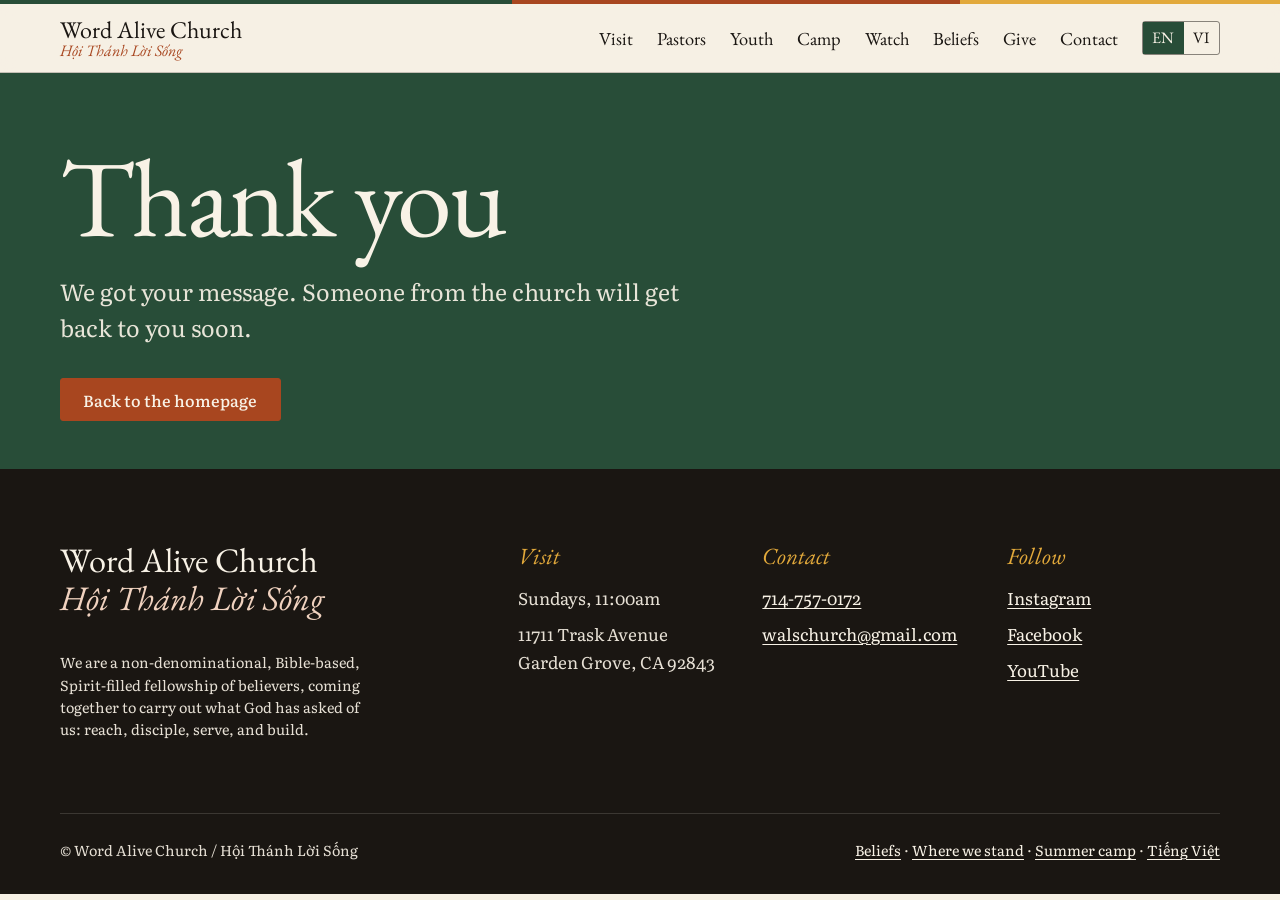
<file: en/thanks.html>
<!doctype html>
<html lang="en">
<head>
  <meta name="robots" content="noindex">
  <meta charset="utf-8">
  <meta name="viewport" content="width=device-width, initial-scale=1">
  <title>Message sent | Word Alive Church</title>
    <link rel="preconnect" href="https://fonts.googleapis.com">
  <link rel="preconnect" href="https://fonts.gstatic.com" crossorigin>
  <link href="https://fonts.googleapis.com/css2?family=EB+Garamond:ital,wght@0,400;0,500;1,400;1,500&family=Literata:ital,opsz,wght@0,7..72,400;0,7..72,500;0,7..72,600;1,7..72,400&display=swap" rel="stylesheet">
  <link rel="stylesheet" href="../assets/css/system.css">
</head>
<body>
<a class="skip-link" href="#main">Skip to content</a>

<header class="site-header">
  <div class="wrap site-header__inner">
    <a class="lockup" href="./">
      <span class="lockup__en">Word Alive Church</span>
      <span class="lockup__vi">Hội Thánh Lời Sống</span>
    </a>
    <nav class="nav" data-nav aria-label="Main">
      <ul class="nav__links" id="nav-links">
        <li><a href="./#visit">Visit</a></li>
        <li><a href="./#pastors">Pastors</a></li>
        <li><a href="./#youth">Youth</a></li>
        <li><a href="camp.html">Camp</a></li>
        <li><a href="./#watch">Watch</a></li>
        <li><a href="beliefs.html">Beliefs</a></li>
        <li><a href="./#give">Give</a></li>
        <li><a href="./#contact">Contact</a></li>
      </ul>
      <div class="lang-switch" role="group" aria-label="Language">
        <a href="thanks.html" aria-current="true" lang="en">EN</a>
        <a href="../vi/thanks.html" lang="vi" data-lang-choice="vi">VI</a>
      </div>
      <button class="nav__toggle" type="button" aria-expanded="false" aria-controls="nav-links">Menu</button>
    </nav>
  </div>
</header>

<main id="main">
  <header class="page-head">
    <div class="wrap">
      <h1 class="display">Thank you</h1>
      <p class="lede">We got your message. Someone from the church will get back to you soon.</p>
      <div class="btn-row"><a class="btn" href="./">Back to the homepage</a></div>
    </div>
  </header>
</main>

<footer class="site-footer">
  <div class="wrap">
    <div class="footer-grid">
      <div><p class="footer-name">Word Alive Church<br><span lang="vi">Hội Thánh Lời Sống</span></p>
        <p class="footer-about">We are a non-denominational, Bible-based, Spirit-filled fellowship of believers, coming together to carry out what God has asked of us: reach, disciple, serve, and build.</p></div>
      <div><h4>Visit</h4><ul><li>Sundays, 11:00am</li><li>11711 Trask Avenue<br>Garden Grove, CA 92843</li></ul></div>
      <div><h4>Contact</h4><ul><li><a href="tel:+17147570172">714-757-0172</a></li><li><a href="mailto:walschurch@gmail.com">walschurch@gmail.com</a></li></ul></div>
      <div><h4>Follow</h4><ul>
        <li><a href="https://www.instagram.com/wordaliveloisong/" target="_blank" rel="noopener">Instagram</a></li>
        <li><a href="https://www.facebook.com/Word-Alive-Church-H%E1%BB%99i-Th%C3%A1nh-L%E1%BB%9Di-S%E1%BB%91ng-383481672016229/" target="_blank" rel="noopener">Facebook</a></li>
        <li><a href="https://www.youtube.com/channel/UCCrEXJ6uczDrPUvFZ0FEOCA" target="_blank" rel="noopener">YouTube</a></li>
      </ul></div>
    </div>
    <div class="footer-base">
      <span>© Word Alive Church / Hội Thánh Lời Sống</span>
      <span><a href="beliefs.html">Beliefs</a> · <a href="where-we-stand.html">Where we stand</a> · <a href="camp.html">Summer camp</a> · <a href="../vi/camp.html" lang="vi">Tiếng Việt</a></span>
    </div>
  </div>
</footer>
<script src="../assets/js/site.js"></script>
</body>
</html>
</file>
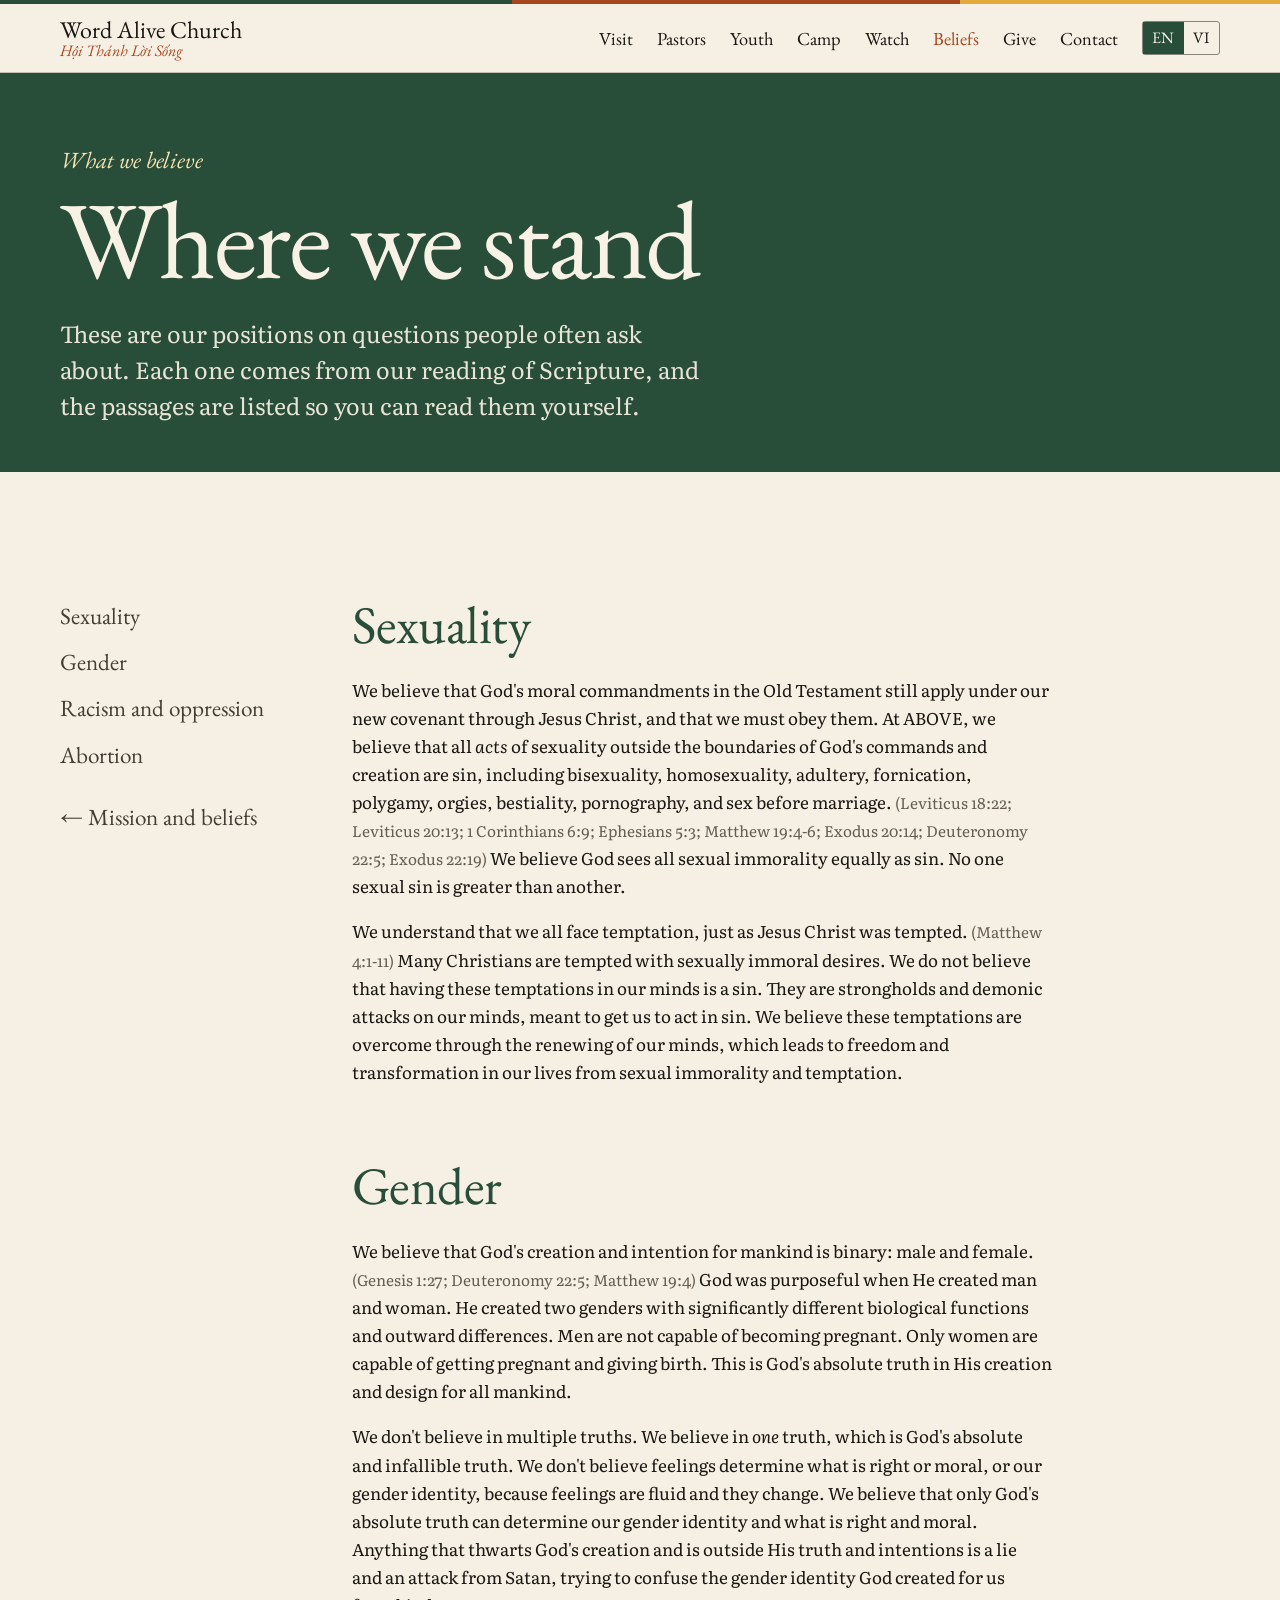
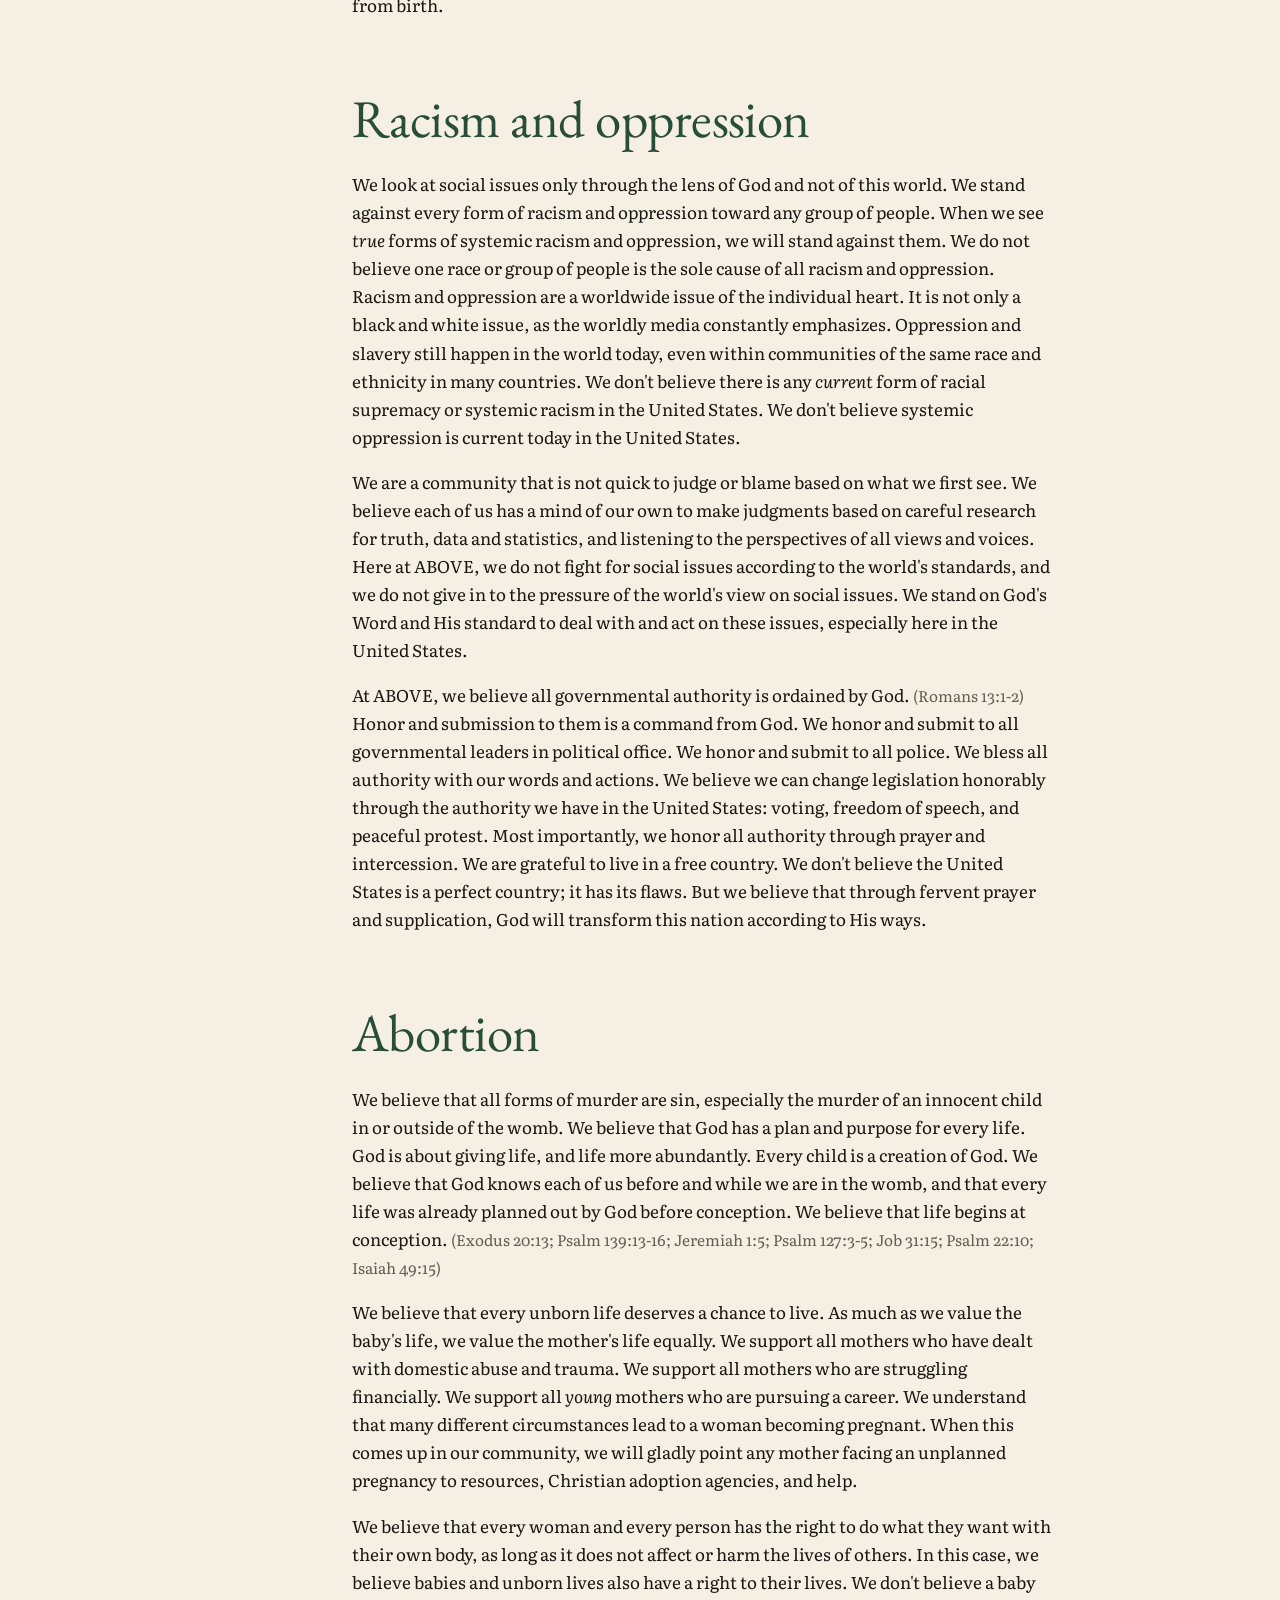
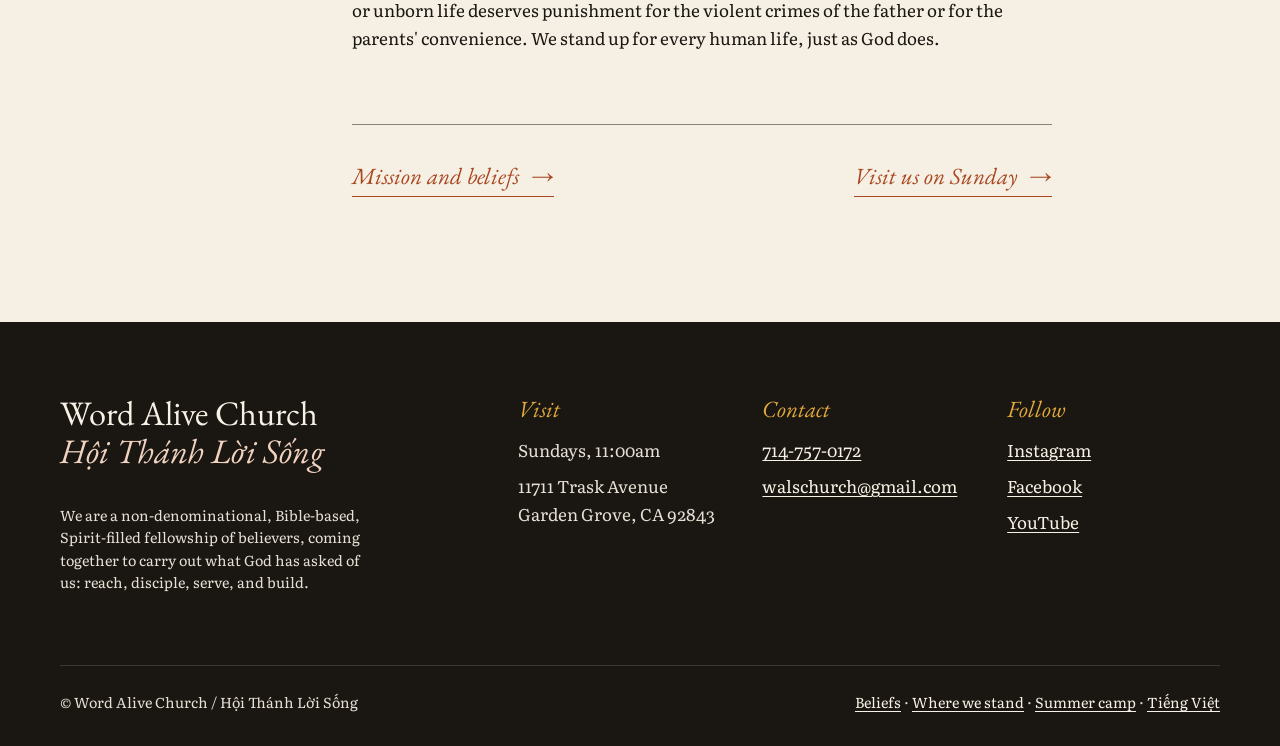
<file: en/where-we-stand.html>
<!doctype html>
<html lang="en">
<head>
  <meta charset="utf-8">
  <meta name="viewport" content="width=device-width, initial-scale=1">
  <title>Where We Stand | Word Alive Church</title>
  <meta name="description" content="Word Alive Church's positions on sexuality, gender, racism and oppression, and abortion.">
  <link rel="preconnect" href="https://fonts.googleapis.com">
  <link rel="preconnect" href="https://fonts.gstatic.com" crossorigin>
  <link href="https://fonts.googleapis.com/css2?family=EB+Garamond:ital,wght@0,400;0,500;1,400;1,500&family=Literata:ital,opsz,wght@0,7..72,400;0,7..72,500;0,7..72,600;1,7..72,400&display=swap" rel="stylesheet">
  <link rel="stylesheet" href="../assets/css/system.css">
</head>
<body>
<a class="skip-link" href="#main">Skip to content</a>

<header class="site-header">
  <div class="wrap site-header__inner">
    <a class="lockup" href="./">
      <span class="lockup__en">Word Alive Church</span>
      <span class="lockup__vi">Hội Thánh Lời Sống</span>
    </a>
    <nav class="nav" data-nav aria-label="Main">
      <ul class="nav__links" id="nav-links">
        <li><a href="./#visit">Visit</a></li>
        <li><a href="./#pastors">Pastors</a></li>
        <li><a href="./#youth">Youth</a></li>
        <li><a href="camp.html">Camp</a></li>
        <li><a href="./#watch">Watch</a></li>
        <li><a href="beliefs.html" aria-current="page">Beliefs</a></li>
        <li><a href="./#give">Give</a></li>
        <li><a href="./#contact">Contact</a></li>
      </ul>
      <div class="lang-switch" role="group" aria-label="Language">
        <a href="where-we-stand.html" aria-current="true" lang="en">EN</a>
        <a href="../vi/where-we-stand.html" lang="vi" data-lang-choice="vi">VI</a>
      </div>
      <button class="nav__toggle" type="button" aria-expanded="false" aria-controls="nav-links">Menu</button>
    </nav>
  </div>
</header>

<main id="main">
  <header class="page-head">
    <div class="wrap">
      <p class="eyebrow">What we believe</p>
      <h1 class="display">Where we stand</h1>
      <p class="lede">These are our positions on questions people often ask about. Each one comes from our reading of Scripture, and the passages are listed so you can read them yourself.</p>
    </div>
  </header>

  <section class="section">
    <div class="wrap with-toc">
      <nav aria-label="On this page">
        <ul class="toc">
          <li><a href="#sexuality">Sexuality</a></li>
          <li><a href="#gender">Gender</a></li>
          <li><a href="#racism">Racism and oppression</a></li>
          <li><a href="#abortion">Abortion</a></li>
          <li style="margin-top:var(--space-4)"><a href="beliefs.html">← Mission and beliefs</a></li>
        </ul>
      </nav>

      <article class="article">
        <h2 id="sexuality">Sexuality</h2>
        <p>We believe that God's moral commandments in the Old Testament still apply under our new covenant through Jesus Christ, and that we must obey them. At ABOVE, we believe that all <em>acts</em> of sexuality outside the boundaries of God's commands and creation are sin, including bisexuality, homosexuality, adultery, fornication, polygamy, orgies, bestiality, pornography, and sex before marriage. <span class="ref">(Leviticus 18:22; Leviticus 20:13; 1 Corinthians 6:9; Ephesians 5:3; Matthew 19:4-6; Exodus 20:14; Deuteronomy 22:5; Exodus 22:19)</span> We believe God sees all sexual immorality equally as sin. No one sexual sin is greater than another.</p>
        <p>We understand that we all face temptation, just as Jesus Christ was tempted. <span class="ref">(Matthew 4:1-11)</span> Many Christians are tempted with sexually immoral desires. We do not believe that having these temptations in our minds is a sin. They are strongholds and demonic attacks on our minds, meant to get us to act in sin. We believe these temptations are overcome through the renewing of our minds, which leads to freedom and transformation in our lives from sexual immorality and temptation.</p>

        <h2 id="gender">Gender</h2>
        <p>We believe that God's creation and intention for mankind is binary: male and female. <span class="ref">(Genesis 1:27; Deuteronomy 22:5; Matthew 19:4)</span> God was purposeful when He created man and woman. He created two genders with significantly different biological functions and outward differences. Men are not capable of becoming pregnant. Only women are capable of getting pregnant and giving birth. This is God's absolute truth in His creation and design for all mankind.</p>
        <p>We don't believe in multiple truths. We believe in <em>one</em> truth, which is God's absolute and infallible truth. We don't believe feelings determine what is right or moral, or our gender identity, because feelings are fluid and they change. We believe that only God's absolute truth can determine our gender identity and what is right and moral. Anything that thwarts God's creation and is outside His truth and intentions is a lie and an attack from Satan, trying to confuse the gender identity God created for us from birth.</p>

        <h2 id="racism">Racism and oppression</h2>
        <p>We look at social issues only through the lens of God and not of this world. We stand against every form of racism and oppression toward any group of people. When we see <em>true</em> forms of systemic racism and oppression, we will stand against them. We do not believe one race or group of people is the sole cause of all racism and oppression. Racism and oppression are a worldwide issue of the individual heart. It is not only a black and white issue, as the worldly media constantly emphasizes. Oppression and slavery still happen in the world today, even within communities of the same race and ethnicity in many countries. We don't believe there is any <em>current</em> form of racial supremacy or systemic racism in the United States. We don't believe systemic oppression is current today in the United States.</p>
        <p>We are a community that is not quick to judge or blame based on what we first see. We believe each of us has a mind of our own to make judgments based on careful research for truth, data and statistics, and listening to the perspectives of all views and voices. Here at ABOVE, we do not fight for social issues according to the world's standards, and we do not give in to the pressure of the world's view on social issues. We stand on God's Word and His standard to deal with and act on these issues, especially here in the United States.</p>
        <p>At ABOVE, we believe all governmental authority is ordained by God. <span class="ref">(Romans 13:1-2)</span> Honor and submission to them is a command from God. We honor and submit to all governmental leaders in political office. We honor and submit to all police. We bless all authority with our words and actions. We believe we can change legislation honorably through the authority we have in the United States: voting, freedom of speech, and peaceful protest. Most importantly, we honor all authority through prayer and intercession. We are grateful to live in a free country. We don't believe the United States is a perfect country; it has its flaws. But we believe that through fervent prayer and supplication, God will transform this nation according to His ways.</p>

        <h2 id="abortion">Abortion</h2>
        <p>We believe that all forms of murder are sin, especially the murder of an innocent child in or outside of the womb. We believe that God has a plan and purpose for every life. God is about giving life, and life more abundantly. Every child is a creation of God. We believe that God knows each of us before and while we are in the womb, and that every life was already planned out by God before conception. We believe that life begins at conception. <span class="ref">(Exodus 20:13; Psalm 139:13-16; Jeremiah 1:5; Psalm 127:3-5; Job 31:15; Psalm 22:10; Isaiah 49:15)</span></p>
        <p>We believe that every unborn life deserves a chance to live. As much as we value the baby's life, we value the mother's life equally. We support all mothers who have dealt with domestic abuse and trauma. We support all mothers who are struggling financially. We support all <em>young</em> mothers who are pursuing a career. We understand that many different circumstances lead to a woman becoming pregnant. When this comes up in our community, we will gladly point any mother facing an unplanned pregnancy to resources, Christian adoption agencies, and help.</p>
        <p>We believe that every woman and every person has the right to do what they want with their own body, as long as it does not affect or harm the lives of others. In this case, we believe babies and unborn lives also have a right to their lives. We don't believe a baby or unborn life deserves punishment for the violent crimes of the father or for the parents' convenience. We stand up for every human life, just as God does.</p>

        <div class="next-page">
          <a class="arrow-link" href="beliefs.html">Mission and beliefs</a>
          <a class="arrow-link" href="./#visit">Visit us on Sunday</a>
        </div>
      </article>
    </div>
  </section>
</main>

<footer class="site-footer">
  <div class="wrap">
    <div class="footer-grid">
      <div><p class="footer-name">Word Alive Church<br><span lang="vi">Hội Thánh Lời Sống</span></p>
        <p class="footer-about">We are a non-denominational, Bible-based, Spirit-filled fellowship of believers, coming together to carry out what God has asked of us: reach, disciple, serve, and build.</p></div>
      <div><h4>Visit</h4><ul><li>Sundays, 11:00am</li><li>11711 Trask Avenue<br>Garden Grove, CA 92843</li></ul></div>
      <div><h4>Contact</h4><ul><li><a href="tel:+17147570172">714-757-0172</a></li><li><a href="mailto:walschurch@gmail.com">walschurch@gmail.com</a></li></ul></div>
      <div><h4>Follow</h4><ul>
        <li><a href="https://www.instagram.com/wordaliveloisong/" target="_blank" rel="noopener">Instagram</a></li>
        <li><a href="https://www.facebook.com/Word-Alive-Church-H%E1%BB%99i-Th%C3%A1nh-L%E1%BB%9Di-S%E1%BB%91ng-383481672016229/" target="_blank" rel="noopener">Facebook</a></li>
        <li><a href="https://www.youtube.com/channel/UCCrEXJ6uczDrPUvFZ0FEOCA" target="_blank" rel="noopener">YouTube</a></li>
      </ul></div>
    </div>
    <div class="footer-base">
      <span>© Word Alive Church / Hội Thánh Lời Sống</span>
      <span><a href="beliefs.html">Beliefs</a> · <a href="where-we-stand.html">Where we stand</a> · <a href="camp.html">Summer camp</a> · <a href="../vi/where-we-stand.html" lang="vi">Tiếng Việt</a></span>
    </div>
  </div>
</footer>
<script src="../assets/js/site.js"></script>
</body>
</html>
</file>
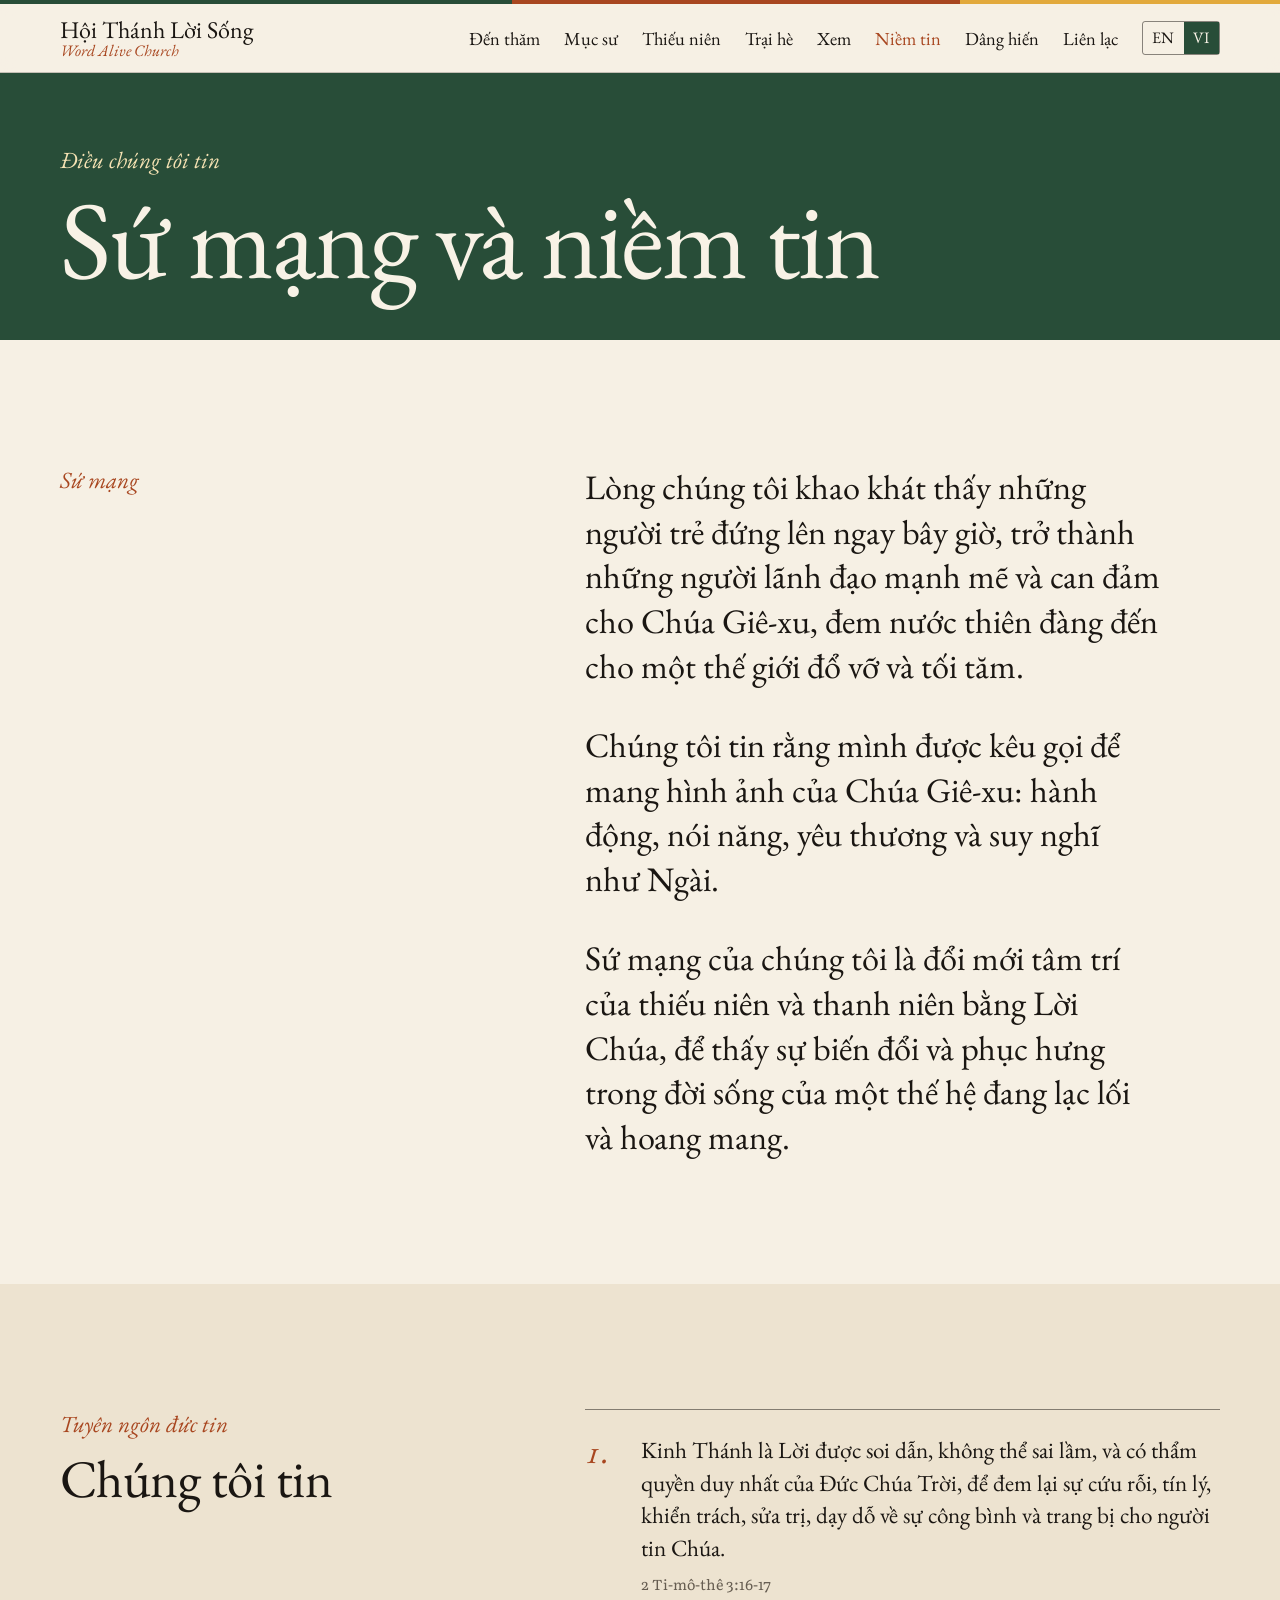
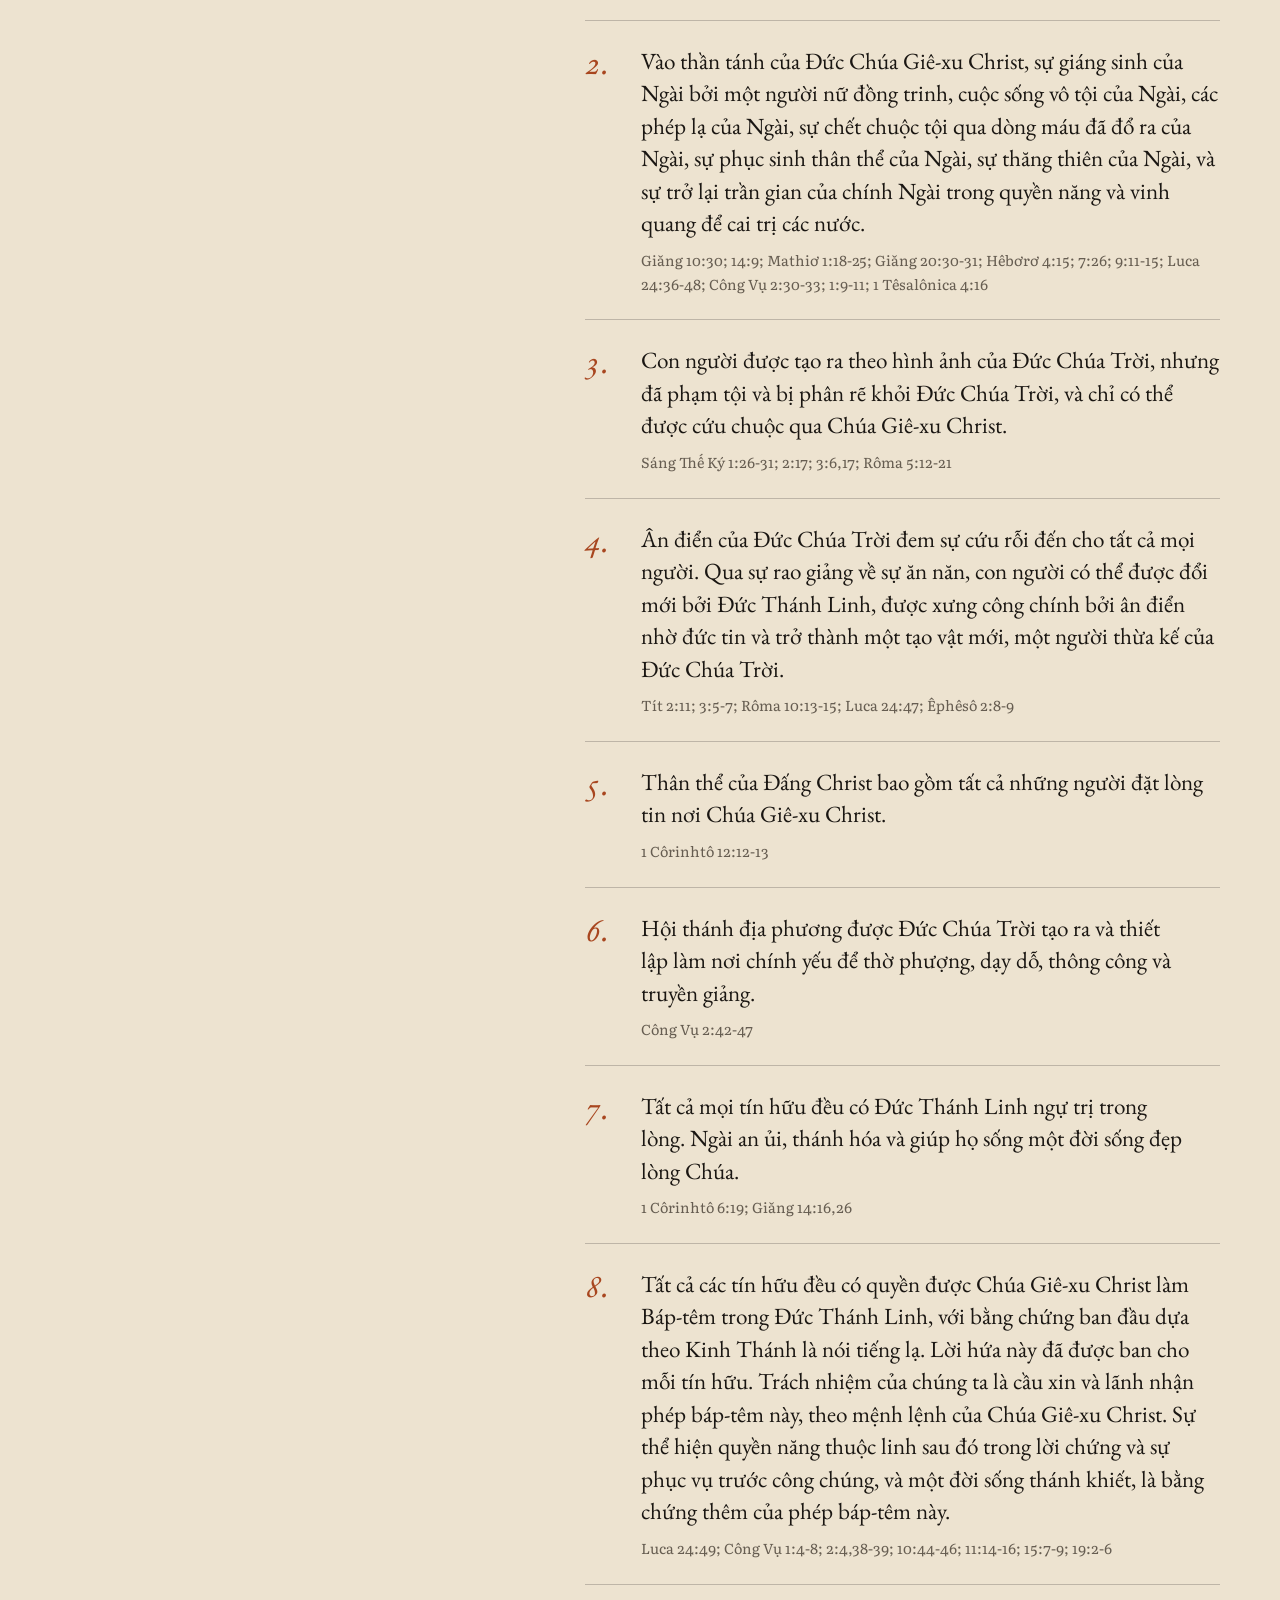
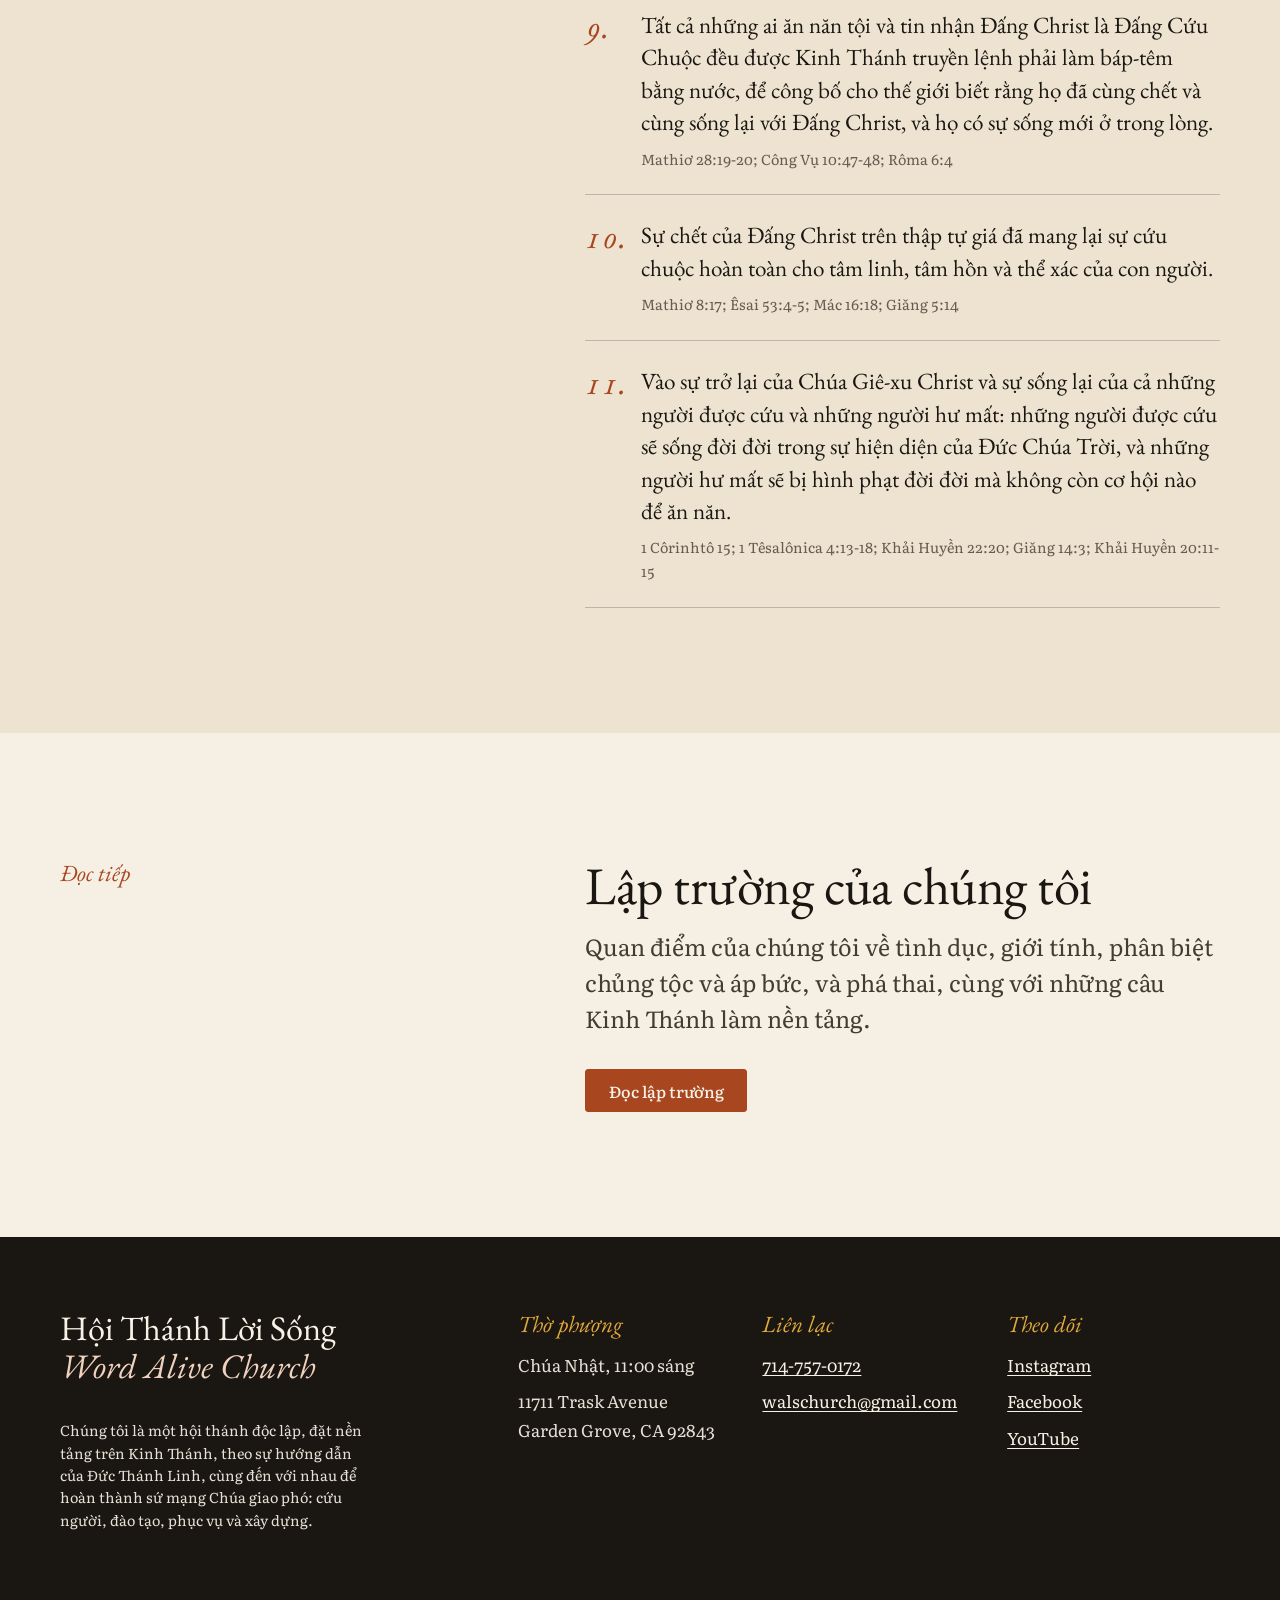
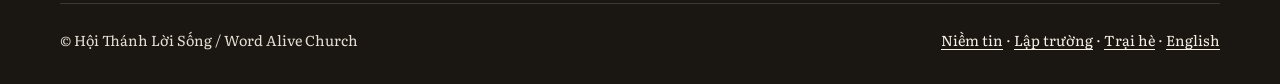
<file: vi/beliefs.html>
<!doctype html>
<html lang="vi">
<head>
  <meta charset="utf-8">
  <meta name="viewport" content="width=device-width, initial-scale=1">
  <title>Sứ Mạng và Niềm Tin | Hội Thánh Lời Sống</title>
  <meta name="description" content="Sứ mạng và tuyên ngôn đức tin của Hội Thánh Lời Sống tại Garden Grove, CA.">
  <link rel="preconnect" href="https://fonts.googleapis.com">
  <link rel="preconnect" href="https://fonts.gstatic.com" crossorigin>
  <link href="https://fonts.googleapis.com/css2?family=EB+Garamond:ital,wght@0,400;0,500;1,400;1,500&family=Literata:ital,opsz,wght@0,7..72,400;0,7..72,500;0,7..72,600;1,7..72,400&display=swap" rel="stylesheet">
  <link rel="stylesheet" href="../assets/css/system.css">
</head>
<body>
<a class="skip-link" href="#main">Đến nội dung chính</a>

<header class="site-header">
  <div class="wrap site-header__inner">
    <a class="lockup" href="./">
      <span class="lockup__en">Hội Thánh Lời Sống</span>
      <span class="lockup__vi" lang="en">Word Alive Church</span>
    </a>
    <nav class="nav" data-nav aria-label="Menu chính">
      <ul class="nav__links" id="nav-links">
        <li><a href="./#visit">Đến thăm</a></li>
        <li><a href="./#pastors">Mục sư</a></li>
        <li><a href="./#youth">Thiếu niên</a></li>
        <li><a href="camp.html">Trại hè</a></li>
        <li><a href="./#watch">Xem</a></li>
        <li><a href="beliefs.html" aria-current="page">Niềm tin</a></li>
        <li><a href="./#give">Dâng hiến</a></li>
        <li><a href="./#contact">Liên lạc</a></li>
      </ul>
      <div class="lang-switch" role="group" aria-label="Ngôn ngữ">
        <a href="../en/beliefs.html" lang="en" data-lang-choice="en">EN</a>
        <a href="beliefs.html" aria-current="true">VI</a>
      </div>
      <button class="nav__toggle" type="button" aria-expanded="false" aria-controls="nav-links">Menu</button>
    </nav>
  </div>
</header>

<main id="main">
  <header class="page-head">
    <div class="wrap">
      <p class="eyebrow">Điều chúng tôi tin</p>
      <h1 class="display">Sứ mạng và niềm tin</h1>
    </div>
  </header>

  <section class="section">
    <div class="wrap split">
      <div><p class="eyebrow">Sứ mạng</p></div>
      <div class="mission">
        <p>Lòng chúng tôi khao khát thấy những người trẻ đứng lên ngay bây giờ, trở thành những người lãnh đạo mạnh mẽ và can đảm cho Chúa Giê-xu, đem nước thiên đàng đến cho một thế giới đổ vỡ và tối tăm.</p>
        <p>Chúng tôi tin rằng mình được kêu gọi để mang hình ảnh của Chúa Giê-xu: hành động, nói năng, yêu thương và suy nghĩ như Ngài.</p>
        <p>Sứ mạng của chúng tôi là đổi mới tâm trí của thiếu niên và thanh niên bằng Lời Chúa, để thấy sự biến đổi và phục hưng trong đời sống của một thế hệ đang lạc lối và hoang mang.</p>
      </div>
    </div>
  </section>

  <section class="section section--stone" id="statement-of-faith">
    <div class="wrap split">
      <div>
        <p class="eyebrow">Tuyên ngôn đức tin</p>
        <h2 class="h2">Chúng tôi tin</h2>
      </div>
      <ol class="faith-list">
        <li><p>Kinh Thánh là Lời được soi dẫn, không thể sai lầm, và có thẩm quyền duy nhất của Đức Chúa Trời, để đem lại sự cứu rỗi, tín lý, khiển trách, sửa trị, dạy dỗ về sự công bình và trang bị cho người tin Chúa.</p><span class="ref">2 Ti-mô-thê 3:16-17</span></li>
        <li><p>Vào thần tánh của Đức Chúa Giê-xu Christ, sự giáng sinh của Ngài bởi một người nữ đồng trinh, cuộc sống vô tội của Ngài, các phép lạ của Ngài, sự chết chuộc tội qua dòng máu đã đổ ra của Ngài, sự phục sinh thân thể của Ngài, sự thăng thiên của Ngài, và sự trở lại trần gian của chính Ngài trong quyền năng và vinh quang để cai trị các nước.</p><span class="ref">Giăng 10:30; 14:9; Mathiơ 1:18-25; Giăng 20:30-31; Hêbơrơ 4:15; 7:26; 9:11-15; Luca 24:36-48; Công Vụ 2:30-33; 1:9-11; 1 Têsalônica 4:16</span></li>
        <li><p>Con người được tạo ra theo hình ảnh của Đức Chúa Trời, nhưng đã phạm tội và bị phân rẽ khỏi Đức Chúa Trời, và chỉ có thể được cứu chuộc qua Chúa Giê-xu Christ.</p><span class="ref">Sáng Thế Ký 1:26-31; 2:17; 3:6,17; Rôma 5:12-21</span></li>
        <li><p>Ân điển của Đức Chúa Trời đem sự cứu rỗi đến cho tất cả mọi người. Qua sự rao giảng về sự ăn năn, con người có thể được đổi mới bởi Đức Thánh Linh, được xưng công chính bởi ân điển nhờ đức tin và trở thành một tạo vật mới, một người thừa kế của Đức Chúa Trời.</p><span class="ref">Tít 2:11; 3:5-7; Rôma 10:13-15; Luca 24:47; Êphêsô 2:8-9</span></li>
        <li><p>Thân thể của Đấng Christ bao gồm tất cả những người đặt lòng tin nơi Chúa Giê-xu Christ.</p><span class="ref">1 Côrinhtô 12:12-13</span></li>
        <li><p>Hội thánh địa phương được Đức Chúa Trời tạo ra và thiết lập làm nơi chính yếu để thờ phượng, dạy dỗ, thông công và truyền giảng.</p><span class="ref">Công Vụ 2:42-47</span></li>
        <li><p>Tất cả mọi tín hữu đều có Đức Thánh Linh ngự trị trong lòng. Ngài an ủi, thánh hóa và giúp họ sống một đời sống đẹp lòng Chúa.</p><span class="ref">1 Côrinhtô 6:19; Giăng 14:16,26</span></li>
        <li><p>Tất cả các tín hữu đều có quyền được Chúa Giê-xu Christ làm Báp-têm trong Đức Thánh Linh, với bằng chứng ban đầu dựa theo Kinh Thánh là nói tiếng lạ. Lời hứa này đã được ban cho mỗi tín hữu. Trách nhiệm của chúng ta là cầu xin và lãnh nhận phép báp-têm này, theo mệnh lệnh của Chúa Giê-xu Christ. Sự thể hiện quyền năng thuộc linh sau đó trong lời chứng và sự phục vụ trước công chúng, và một đời sống thánh khiết, là bằng chứng thêm của phép báp-têm này.</p><span class="ref">Luca 24:49; Công Vụ 1:4-8; 2:4,38-39; 10:44-46; 11:14-16; 15:7-9; 19:2-6</span></li>
        <li><p>Tất cả những ai ăn năn tội và tin nhận Đấng Christ là Đấng Cứu Chuộc đều được Kinh Thánh truyền lệnh phải làm báp-têm bằng nước, để công bố cho thế giới biết rằng họ đã cùng chết và cùng sống lại với Đấng Christ, và họ có sự sống mới ở trong lòng.</p><span class="ref">Mathiơ 28:19-20; Công Vụ 10:47-48; Rôma 6:4</span></li>
        <li><p>Sự chết của Đấng Christ trên thập tự giá đã mang lại sự cứu chuộc hoàn toàn cho tâm linh, tâm hồn và thể xác của con người.</p><span class="ref">Mathiơ 8:17; Êsai 53:4-5; Mác 16:18; Giăng 5:14</span></li>
        <li><p>Vào sự trở lại của Chúa Giê-xu Christ và sự sống lại của cả những người được cứu và những người hư mất: những người được cứu sẽ sống đời đời trong sự hiện diện của Đức Chúa Trời, và những người hư mất sẽ bị hình phạt đời đời mà không còn cơ hội nào để ăn năn.</p><span class="ref">1 Côrinhtô 15; 1 Têsalônica 4:13-18; Khải Huyền 22:20; Giăng 14:3; Khải Huyền 20:11-15</span></li>
      </ol>
    </div>
  </section>

  <section class="section">
    <div class="wrap split">
      <div><p class="eyebrow">Đọc tiếp</p></div>
      <div>
        <h2 class="h2" style="margin-bottom:var(--space-4)">Lập trường của chúng tôi</h2>
        <p class="lede">Quan điểm của chúng tôi về tình dục, giới tính, phân biệt chủng tộc và áp bức, và phá thai, cùng với những câu Kinh Thánh làm nền tảng.</p>
        <div class="btn-row"><a class="btn" href="where-we-stand.html">Đọc lập trường</a></div>
      </div>
    </div>
  </section>
</main>

<footer class="site-footer">
  <div class="wrap">
    <div class="footer-grid">
      <div><p class="footer-name">Hội Thánh Lời Sống<br><span lang="en">Word Alive Church</span></p>
        <p class="footer-about">Chúng tôi là một hội thánh độc lập, đặt nền tảng trên Kinh Thánh, theo sự hướng dẫn của Đức Thánh Linh, cùng đến với nhau để hoàn thành sứ mạng Chúa giao phó: cứu người, đào tạo, phục vụ và xây dựng.</p></div>
      <div><h4>Thờ phượng</h4><ul><li>Chúa Nhật, 11:00 sáng</li><li>11711 Trask Avenue<br>Garden Grove, CA 92843</li></ul></div>
      <div><h4>Liên lạc</h4><ul><li><a href="tel:+17147570172">714-757-0172</a></li><li><a href="mailto:walschurch@gmail.com">walschurch@gmail.com</a></li></ul></div>
      <div><h4>Theo dõi</h4><ul>
        <li><a href="https://www.instagram.com/wordaliveloisong/" target="_blank" rel="noopener">Instagram</a></li>
        <li><a href="https://www.facebook.com/Word-Alive-Church-H%E1%BB%99i-Th%C3%A1nh-L%E1%BB%9Di-S%E1%BB%91ng-383481672016229/" target="_blank" rel="noopener">Facebook</a></li>
        <li><a href="https://www.youtube.com/channel/UCCrEXJ6uczDrPUvFZ0FEOCA" target="_blank" rel="noopener">YouTube</a></li>
      </ul></div>
    </div>
    <div class="footer-base">
      <span>© Hội Thánh Lời Sống / Word Alive Church</span>
      <span><a href="beliefs.html">Niềm tin</a> · <a href="where-we-stand.html">Lập trường</a> · <a href="camp.html">Trại hè</a> · <a href="../en/beliefs.html" lang="en">English</a></span>
    </div>
  </div>
</footer>
<script src="../assets/js/site.js"></script>
</body>
</html>
</file>
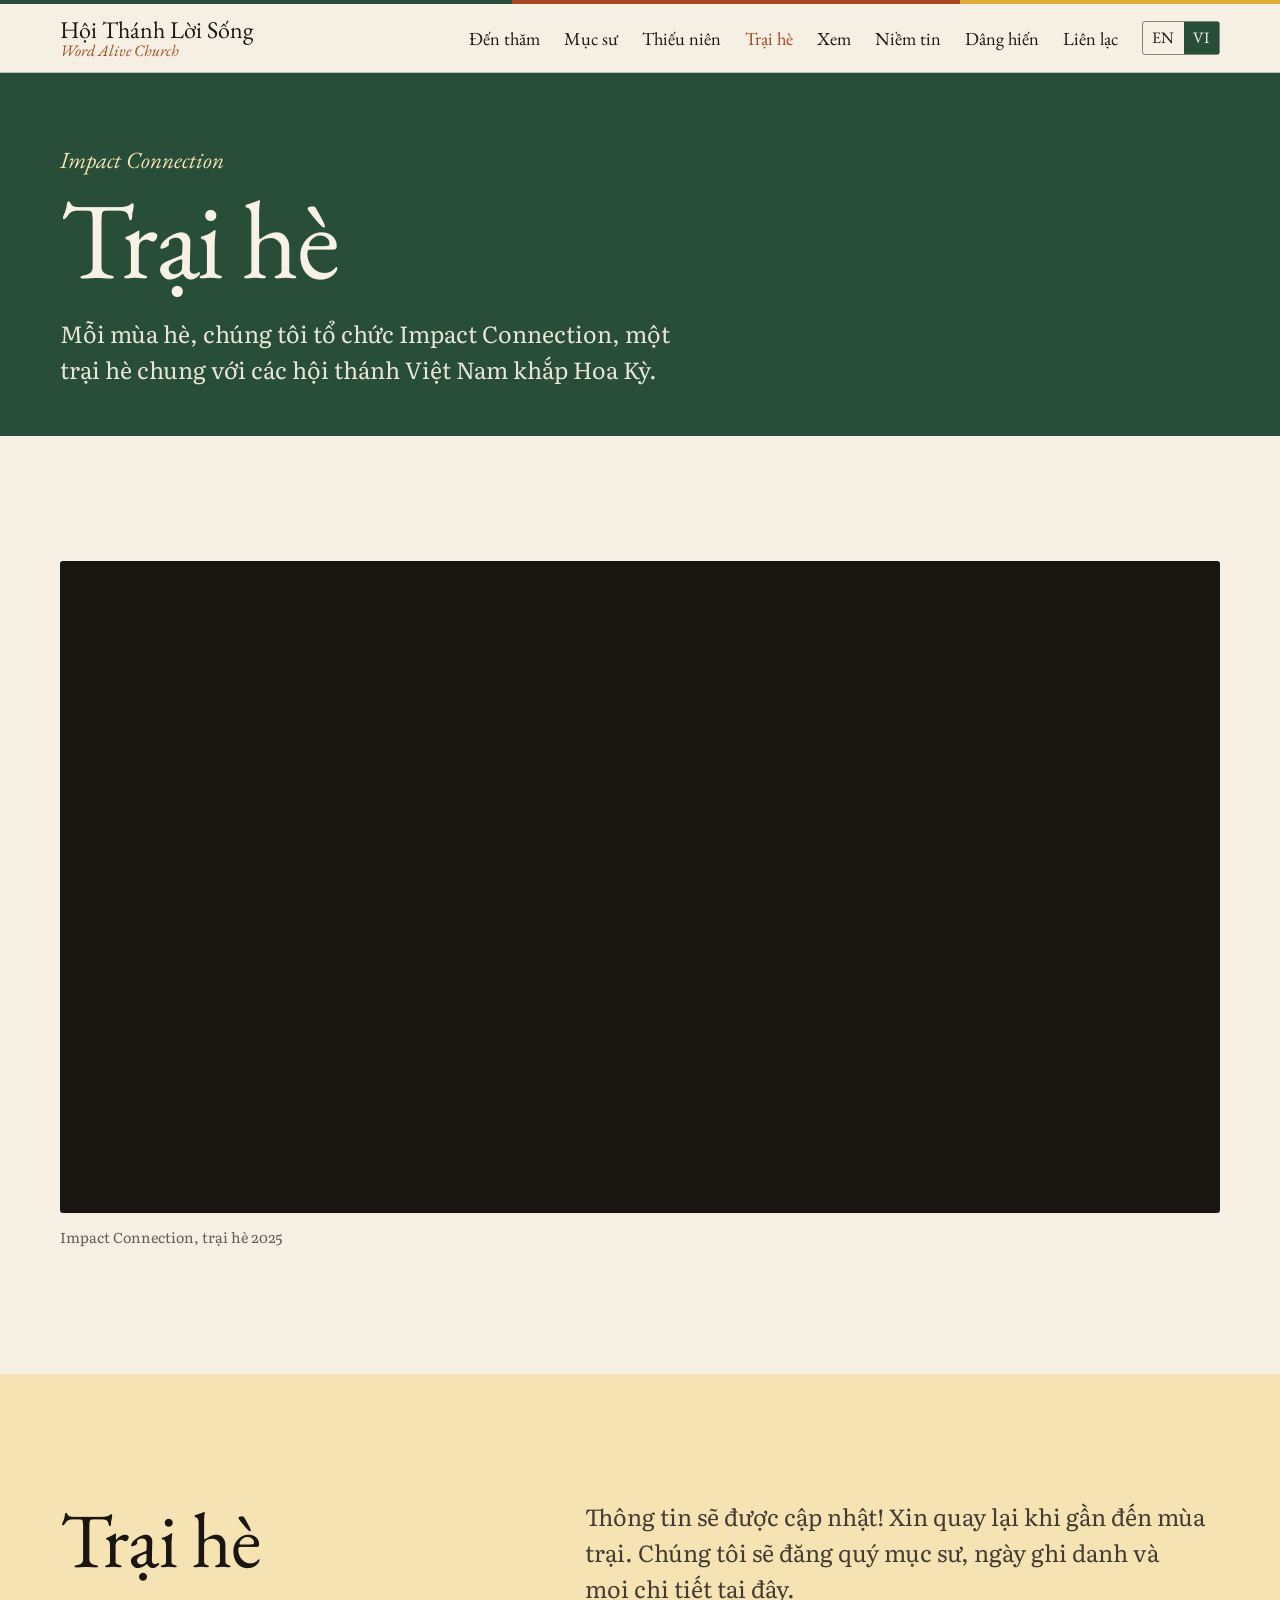
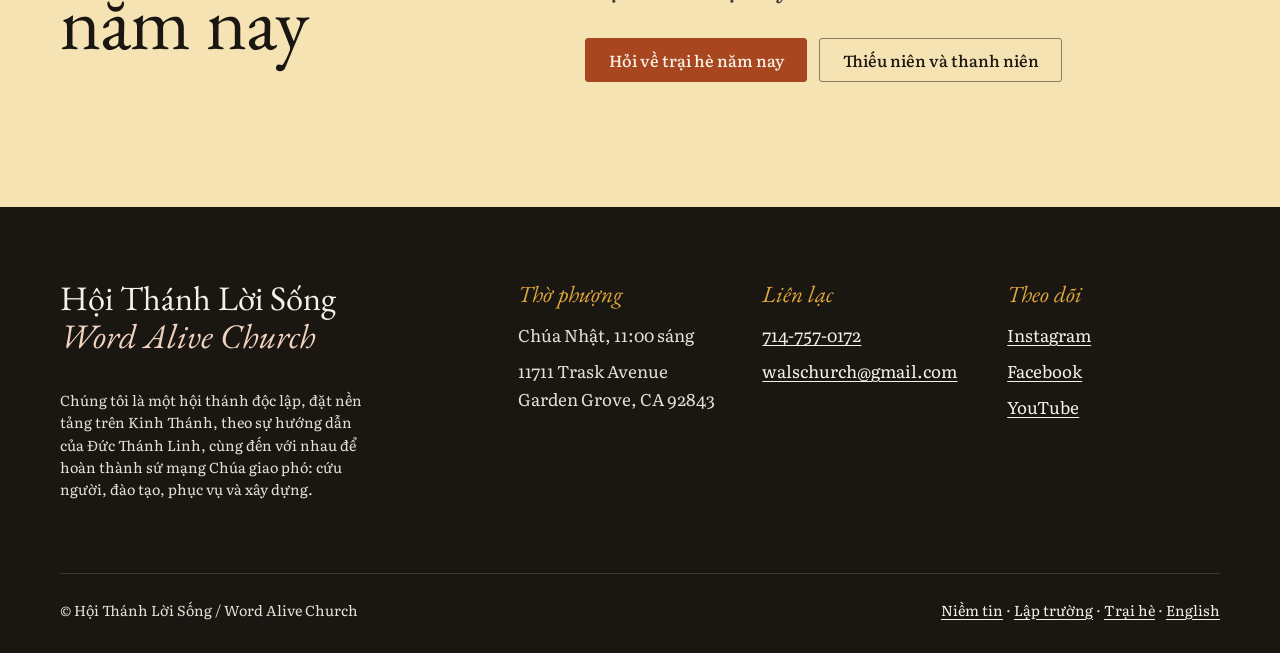
<file: vi/camp.html>
<!doctype html>
<html lang="vi">
<head>
  <meta charset="utf-8">
  <meta name="viewport" content="width=device-width, initial-scale=1">
  <title>Trại Hè | Hội Thánh Lời Sống</title>
  <meta name="description" content="Impact Connection, trại hè Hội Thánh Lời Sống tổ chức cùng các hội thánh Việt Nam khắp Hoa Kỳ.">
  <link rel="preconnect" href="https://fonts.googleapis.com">
  <link rel="preconnect" href="https://fonts.gstatic.com" crossorigin>
  <link href="https://fonts.googleapis.com/css2?family=EB+Garamond:ital,wght@0,400;0,500;1,400;1,500&family=Literata:ital,opsz,wght@0,7..72,400;0,7..72,500;0,7..72,600;1,7..72,400&display=swap" rel="stylesheet">
  <link rel="stylesheet" href="../assets/css/system.css">
</head>
<body>
<a class="skip-link" href="#main">Đến nội dung chính</a>

<header class="site-header">
  <div class="wrap site-header__inner">
    <a class="lockup" href="./">
      <span class="lockup__en">Hội Thánh Lời Sống</span>
      <span class="lockup__vi" lang="en">Word Alive Church</span>
    </a>
    <nav class="nav" data-nav aria-label="Menu chính">
      <ul class="nav__links" id="nav-links">
        <li><a href="./#visit">Đến thăm</a></li>
        <li><a href="./#pastors">Mục sư</a></li>
        <li><a href="./#youth">Thiếu niên</a></li>
        <li><a href="camp.html" aria-current="page">Trại hè</a></li>
        <li><a href="./#watch">Xem</a></li>
        <li><a href="beliefs.html">Niềm tin</a></li>
        <li><a href="./#give">Dâng hiến</a></li>
        <li><a href="./#contact">Liên lạc</a></li>
      </ul>
      <div class="lang-switch" role="group" aria-label="Ngôn ngữ">
        <a href="../en/camp.html" lang="en" data-lang-choice="en">EN</a>
        <a href="camp.html" aria-current="true">VI</a>
      </div>
      <button class="nav__toggle" type="button" aria-expanded="false" aria-controls="nav-links">Menu</button>
    </nav>
  </div>
</header>

<main id="main">
  <header class="page-head">
    <div class="wrap">
      <p class="eyebrow">Impact Connection</p>
      <h1 class="display">Trại hè</h1>
      <p class="lede">Mỗi mùa hè, chúng tôi tổ chức Impact Connection, một trại hè chung với các hội thánh Việt Nam khắp Hoa Kỳ.</p>
    </div>
  </header>

  <section class="section">
    <div class="wrap">
      <div class="video">
        <iframe src="https://www.youtube-nocookie.com/embed/4WbbX7j57pE" title="Impact Connection | Summer Camp 2025" allow="accelerometer; clipboard-write; encrypted-media; gyroscope; picture-in-picture; web-share" referrerpolicy="strict-origin-when-cross-origin" allowfullscreen loading="lazy"></iframe>
      </div>
      <p class="caption">Impact Connection, trại hè 2025</p>
    </div>
  </section>

  <section class="section section--sun">
    <div class="wrap split">
      <h2 class="h1">Trại hè năm nay</h2>
      <div class="prose">
        <p class="lede" style="max-width:none">Thông tin sẽ được cập nhật! Xin quay lại khi gần đến mùa trại. Chúng tôi sẽ đăng quý mục sư, ngày ghi danh và mọi chi tiết tại đây.</p>
        <div class="btn-row">
          <a class="btn" href="./#contact">Hỏi về trại hè năm nay</a>
          <a class="btn btn--ghost" href="./#youth">Thiếu niên và thanh niên</a>
        </div>
      </div>
    </div>
  </section>
</main>

<footer class="site-footer">
  <div class="wrap">
    <div class="footer-grid">
      <div><p class="footer-name">Hội Thánh Lời Sống<br><span lang="en">Word Alive Church</span></p>
        <p class="footer-about">Chúng tôi là một hội thánh độc lập, đặt nền tảng trên Kinh Thánh, theo sự hướng dẫn của Đức Thánh Linh, cùng đến với nhau để hoàn thành sứ mạng Chúa giao phó: cứu người, đào tạo, phục vụ và xây dựng.</p></div>
      <div><h4>Thờ phượng</h4><ul><li>Chúa Nhật, 11:00 sáng</li><li>11711 Trask Avenue<br>Garden Grove, CA 92843</li></ul></div>
      <div><h4>Liên lạc</h4><ul><li><a href="tel:+17147570172">714-757-0172</a></li><li><a href="mailto:walschurch@gmail.com">walschurch@gmail.com</a></li></ul></div>
      <div><h4>Theo dõi</h4><ul>
        <li><a href="https://www.instagram.com/wordaliveloisong/" target="_blank" rel="noopener">Instagram</a></li>
        <li><a href="https://www.facebook.com/Word-Alive-Church-H%E1%BB%99i-Th%C3%A1nh-L%E1%BB%9Di-S%E1%BB%91ng-383481672016229/" target="_blank" rel="noopener">Facebook</a></li>
        <li><a href="https://www.youtube.com/channel/UCCrEXJ6uczDrPUvFZ0FEOCA" target="_blank" rel="noopener">YouTube</a></li>
      </ul></div>
    </div>
    <div class="footer-base">
      <span>© Hội Thánh Lời Sống / Word Alive Church</span>
      <span><a href="beliefs.html">Niềm tin</a> · <a href="where-we-stand.html">Lập trường</a> · <a href="camp.html">Trại hè</a> · <a href="../en/camp.html" lang="en">English</a></span>
    </div>
  </div>
</footer>
<script src="../assets/js/site.js"></script>
</body>
</html>
</file>
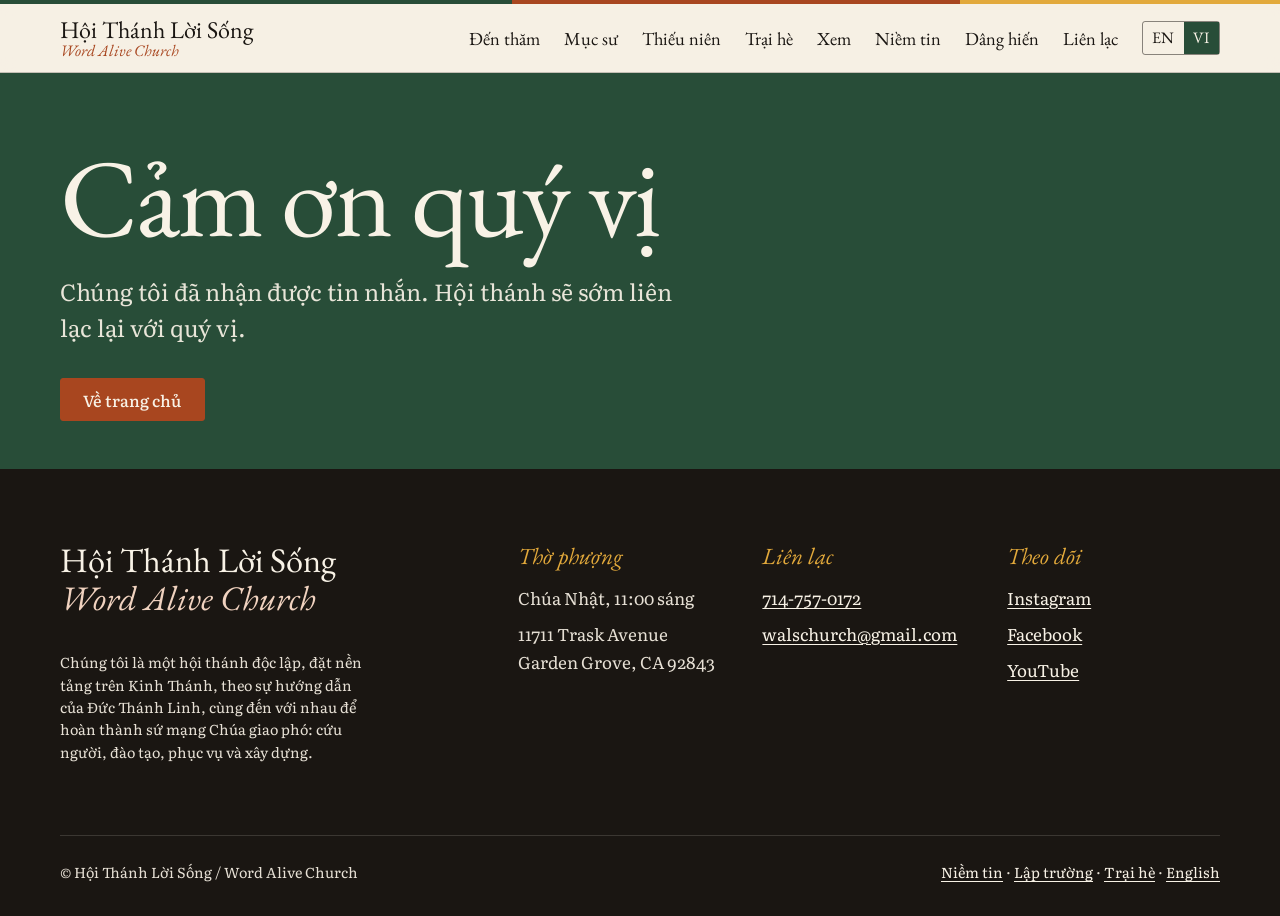
<file: vi/thanks.html>
<!doctype html>
<html lang="vi">
<head>
  <meta name="robots" content="noindex">
  <meta charset="utf-8">
  <meta name="viewport" content="width=device-width, initial-scale=1">
  <title>Đã gửi tin nhắn | Hội Thánh Lời Sống</title>
    <link rel="preconnect" href="https://fonts.googleapis.com">
  <link rel="preconnect" href="https://fonts.gstatic.com" crossorigin>
  <link href="https://fonts.googleapis.com/css2?family=EB+Garamond:ital,wght@0,400;0,500;1,400;1,500&family=Literata:ital,opsz,wght@0,7..72,400;0,7..72,500;0,7..72,600;1,7..72,400&display=swap" rel="stylesheet">
  <link rel="stylesheet" href="../assets/css/system.css">
</head>
<body>
<a class="skip-link" href="#main">Đến nội dung chính</a>

<header class="site-header">
  <div class="wrap site-header__inner">
    <a class="lockup" href="./">
      <span class="lockup__en">Hội Thánh Lời Sống</span>
      <span class="lockup__vi" lang="en">Word Alive Church</span>
    </a>
    <nav class="nav" data-nav aria-label="Menu chính">
      <ul class="nav__links" id="nav-links">
        <li><a href="./#visit">Đến thăm</a></li>
        <li><a href="./#pastors">Mục sư</a></li>
        <li><a href="./#youth">Thiếu niên</a></li>
        <li><a href="camp.html">Trại hè</a></li>
        <li><a href="./#watch">Xem</a></li>
        <li><a href="beliefs.html">Niềm tin</a></li>
        <li><a href="./#give">Dâng hiến</a></li>
        <li><a href="./#contact">Liên lạc</a></li>
      </ul>
      <div class="lang-switch" role="group" aria-label="Ngôn ngữ">
        <a href="../en/thanks.html" lang="en" data-lang-choice="en">EN</a>
        <a href="thanks.html" aria-current="true">VI</a>
      </div>
      <button class="nav__toggle" type="button" aria-expanded="false" aria-controls="nav-links">Menu</button>
    </nav>
  </div>
</header>

<main id="main">
  <header class="page-head">
    <div class="wrap">
      <h1 class="display">Cảm ơn quý vị</h1>
      <p class="lede">Chúng tôi đã nhận được tin nhắn. Hội thánh sẽ sớm liên lạc lại với quý vị.</p>
      <div class="btn-row"><a class="btn" href="./">Về trang chủ</a></div>
    </div>
  </header>
</main>

<footer class="site-footer">
  <div class="wrap">
    <div class="footer-grid">
      <div><p class="footer-name">Hội Thánh Lời Sống<br><span lang="en">Word Alive Church</span></p>
        <p class="footer-about">Chúng tôi là một hội thánh độc lập, đặt nền tảng trên Kinh Thánh, theo sự hướng dẫn của Đức Thánh Linh, cùng đến với nhau để hoàn thành sứ mạng Chúa giao phó: cứu người, đào tạo, phục vụ và xây dựng.</p></div>
      <div><h4>Thờ phượng</h4><ul><li>Chúa Nhật, 11:00 sáng</li><li>11711 Trask Avenue<br>Garden Grove, CA 92843</li></ul></div>
      <div><h4>Liên lạc</h4><ul><li><a href="tel:+17147570172">714-757-0172</a></li><li><a href="mailto:walschurch@gmail.com">walschurch@gmail.com</a></li></ul></div>
      <div><h4>Theo dõi</h4><ul>
        <li><a href="https://www.instagram.com/wordaliveloisong/" target="_blank" rel="noopener">Instagram</a></li>
        <li><a href="https://www.facebook.com/Word-Alive-Church-H%E1%BB%99i-Th%C3%A1nh-L%E1%BB%9Di-S%E1%BB%91ng-383481672016229/" target="_blank" rel="noopener">Facebook</a></li>
        <li><a href="https://www.youtube.com/channel/UCCrEXJ6uczDrPUvFZ0FEOCA" target="_blank" rel="noopener">YouTube</a></li>
      </ul></div>
    </div>
    <div class="footer-base">
      <span>© Hội Thánh Lời Sống / Word Alive Church</span>
      <span><a href="beliefs.html">Niềm tin</a> · <a href="where-we-stand.html">Lập trường</a> · <a href="camp.html">Trại hè</a> · <a href="../en/camp.html" lang="en">English</a></span>
    </div>
  </div>
</footer>
<script src="../assets/js/site.js"></script>
</body>
</html>
</file>
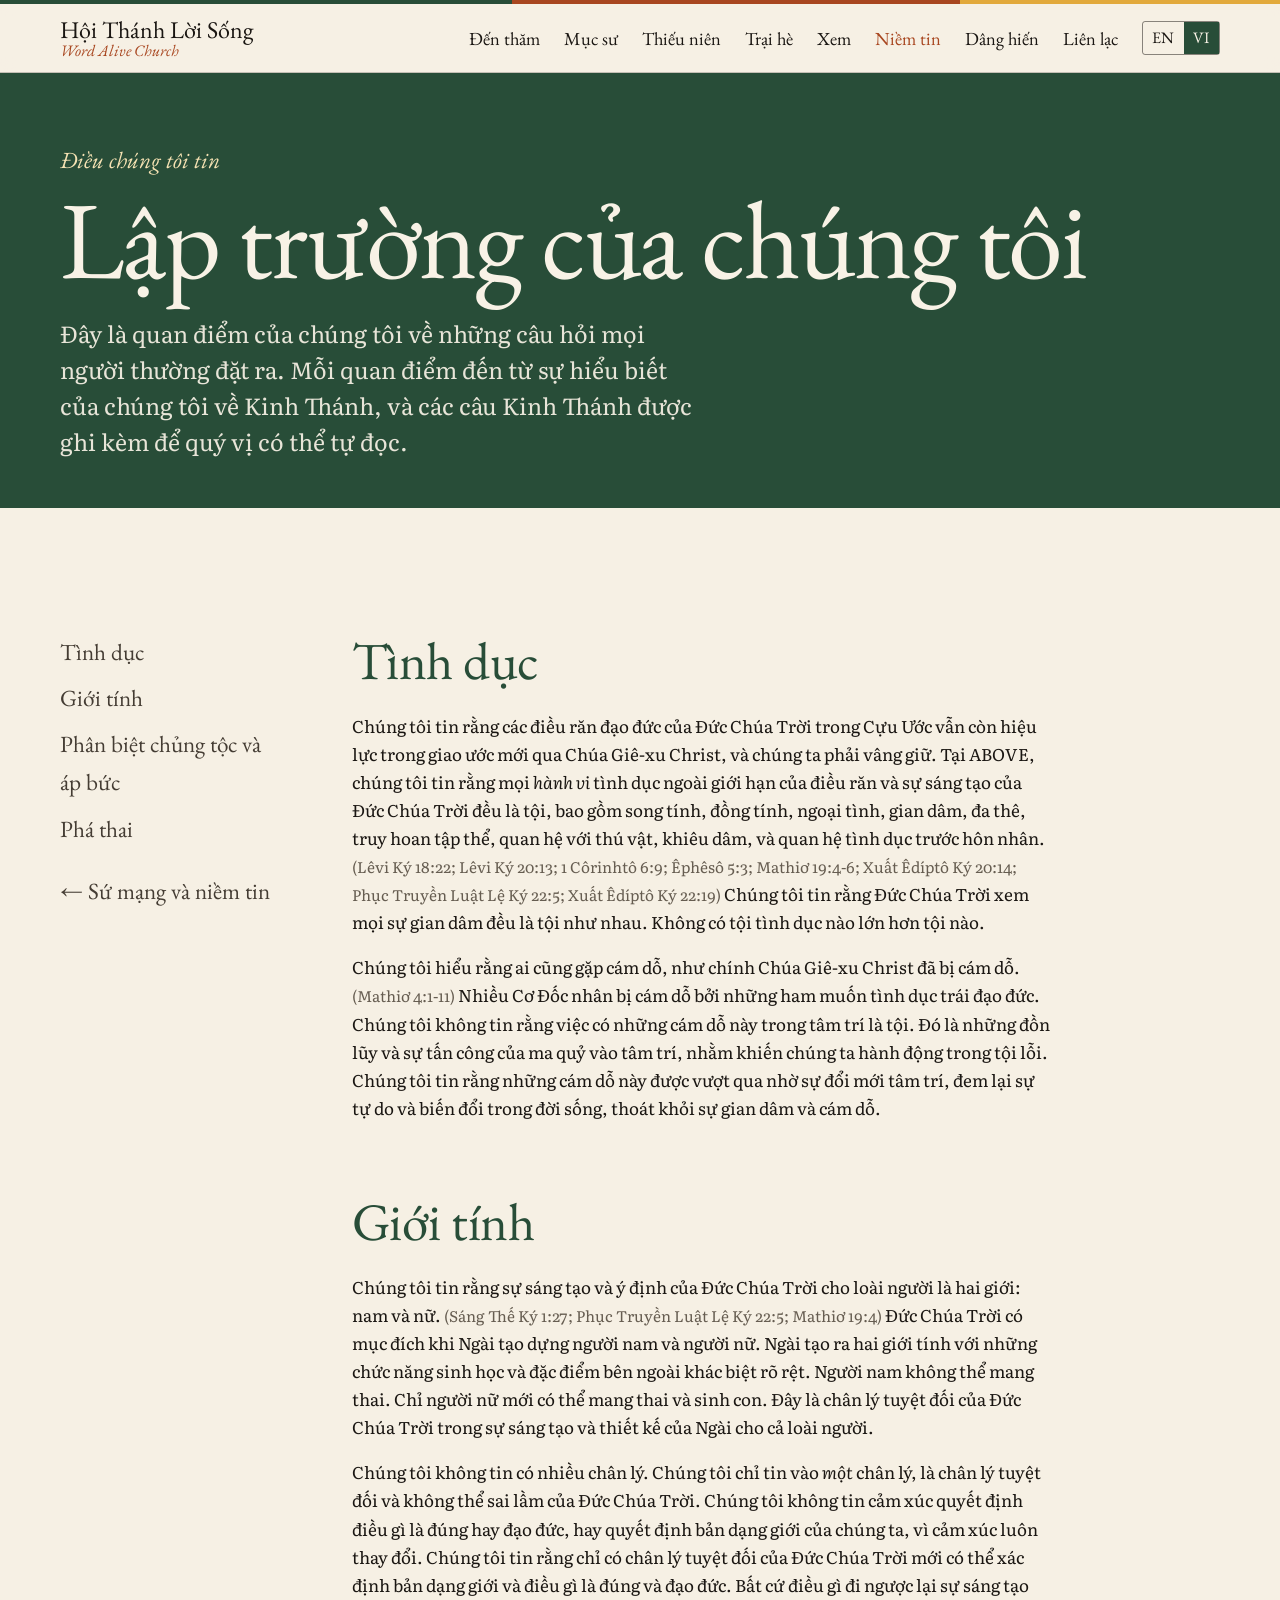
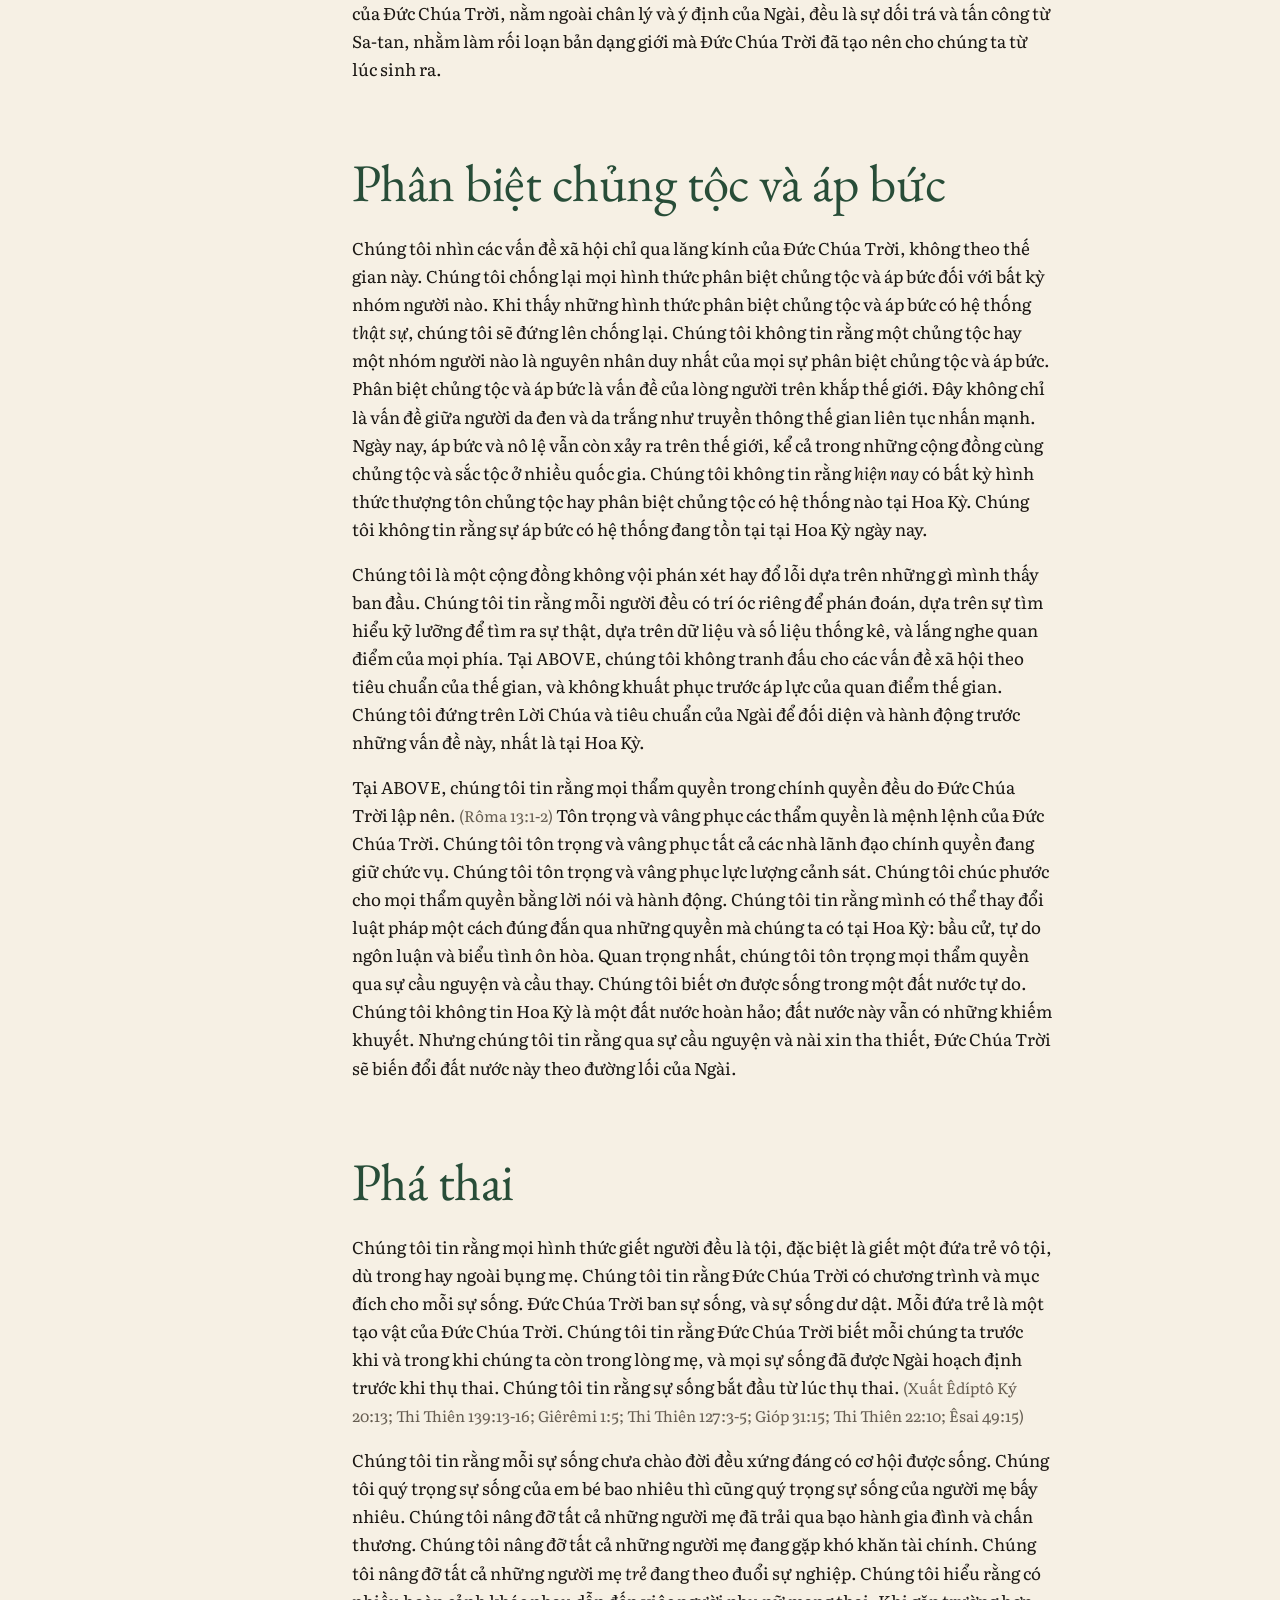
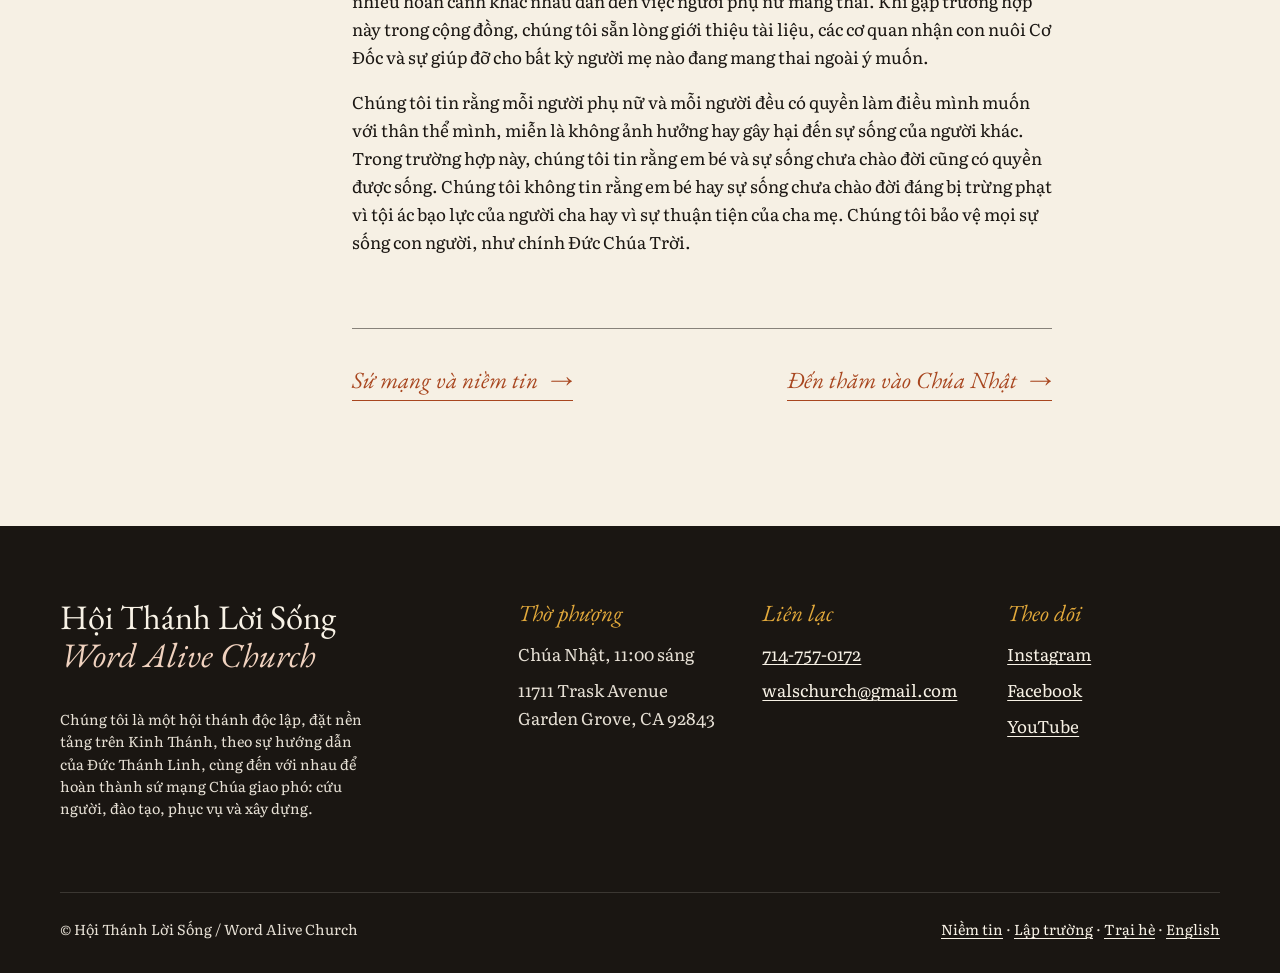
<file: vi/where-we-stand.html>
<!doctype html>
<html lang="vi">
<head>
  <meta charset="utf-8">
  <meta name="viewport" content="width=device-width, initial-scale=1">
  <title>Lập Trường | Hội Thánh Lời Sống</title>
  <meta name="description" content="Quan điểm của Hội Thánh Lời Sống về tình dục, giới tính, phân biệt chủng tộc và áp bức, và phá thai.">
  <link rel="preconnect" href="https://fonts.googleapis.com">
  <link rel="preconnect" href="https://fonts.gstatic.com" crossorigin>
  <link href="https://fonts.googleapis.com/css2?family=EB+Garamond:ital,wght@0,400;0,500;1,400;1,500&family=Literata:ital,opsz,wght@0,7..72,400;0,7..72,500;0,7..72,600;1,7..72,400&display=swap" rel="stylesheet">
  <link rel="stylesheet" href="../assets/css/system.css">
</head>
<body>
<a class="skip-link" href="#main">Đến nội dung chính</a>

<header class="site-header">
  <div class="wrap site-header__inner">
    <a class="lockup" href="./">
      <span class="lockup__en">Hội Thánh Lời Sống</span>
      <span class="lockup__vi" lang="en">Word Alive Church</span>
    </a>
    <nav class="nav" data-nav aria-label="Menu chính">
      <ul class="nav__links" id="nav-links">
        <li><a href="./#visit">Đến thăm</a></li>
        <li><a href="./#pastors">Mục sư</a></li>
        <li><a href="./#youth">Thiếu niên</a></li>
        <li><a href="camp.html">Trại hè</a></li>
        <li><a href="./#watch">Xem</a></li>
        <li><a href="beliefs.html" aria-current="page">Niềm tin</a></li>
        <li><a href="./#give">Dâng hiến</a></li>
        <li><a href="./#contact">Liên lạc</a></li>
      </ul>
      <div class="lang-switch" role="group" aria-label="Ngôn ngữ">
        <a href="../en/where-we-stand.html" lang="en" data-lang-choice="en">EN</a>
        <a href="where-we-stand.html" aria-current="true">VI</a>
      </div>
      <button class="nav__toggle" type="button" aria-expanded="false" aria-controls="nav-links">Menu</button>
    </nav>
  </div>
</header>

<main id="main">
  <header class="page-head">
    <div class="wrap">
      <p class="eyebrow">Điều chúng tôi tin</p>
      <h1 class="display">Lập trường của chúng tôi</h1>
      <p class="lede">Đây là quan điểm của chúng tôi về những câu hỏi mọi người thường đặt ra. Mỗi quan điểm đến từ sự hiểu biết của chúng tôi về Kinh Thánh, và các câu Kinh Thánh được ghi kèm để quý vị có thể tự đọc.</p>
    </div>
  </header>

  <section class="section">
    <div class="wrap with-toc">
      <nav aria-label="Trong trang này">
        <ul class="toc">
          <li><a href="#sexuality">Tình dục</a></li>
          <li><a href="#gender">Giới tính</a></li>
          <li><a href="#racism">Phân biệt chủng tộc và áp bức</a></li>
          <li><a href="#abortion">Phá thai</a></li>
          <li style="margin-top:var(--space-4)"><a href="beliefs.html">← Sứ mạng và niềm tin</a></li>
        </ul>
      </nav>

      <article class="article">
        <h2 id="sexuality">Tình dục</h2>
        <p>Chúng tôi tin rằng các điều răn đạo đức của Đức Chúa Trời trong Cựu Ước vẫn còn hiệu lực trong giao ước mới qua Chúa Giê-xu Christ, và chúng ta phải vâng giữ. Tại ABOVE, chúng tôi tin rằng mọi <em>hành vi</em> tình dục ngoài giới hạn của điều răn và sự sáng tạo của Đức Chúa Trời đều là tội, bao gồm song tính, đồng tính, ngoại tình, gian dâm, đa thê, truy hoan tập thể, quan hệ với thú vật, khiêu dâm, và quan hệ tình dục trước hôn nhân. <span class="ref">(Lêvi Ký 18:22; Lêvi Ký 20:13; 1 Côrinhtô 6:9; Êphêsô 5:3; Mathiơ 19:4-6; Xuất Êdíptô Ký 20:14; Phục Truyền Luật Lệ Ký 22:5; Xuất Êdíptô Ký 22:19)</span> Chúng tôi tin rằng Đức Chúa Trời xem mọi sự gian dâm đều là tội như nhau. Không có tội tình dục nào lớn hơn tội nào.</p>
        <p>Chúng tôi hiểu rằng ai cũng gặp cám dỗ, như chính Chúa Giê-xu Christ đã bị cám dỗ. <span class="ref">(Mathiơ 4:1-11)</span> Nhiều Cơ Đốc nhân bị cám dỗ bởi những ham muốn tình dục trái đạo đức. Chúng tôi không tin rằng việc có những cám dỗ này trong tâm trí là tội. Đó là những đồn lũy và sự tấn công của ma quỷ vào tâm trí, nhằm khiến chúng ta hành động trong tội lỗi. Chúng tôi tin rằng những cám dỗ này được vượt qua nhờ sự đổi mới tâm trí, đem lại sự tự do và biến đổi trong đời sống, thoát khỏi sự gian dâm và cám dỗ.</p>

        <h2 id="gender">Giới tính</h2>
        <p>Chúng tôi tin rằng sự sáng tạo và ý định của Đức Chúa Trời cho loài người là hai giới: nam và nữ. <span class="ref">(Sáng Thế Ký 1:27; Phục Truyền Luật Lệ Ký 22:5; Mathiơ 19:4)</span> Đức Chúa Trời có mục đích khi Ngài tạo dựng người nam và người nữ. Ngài tạo ra hai giới tính với những chức năng sinh học và đặc điểm bên ngoài khác biệt rõ rệt. Người nam không thể mang thai. Chỉ người nữ mới có thể mang thai và sinh con. Đây là chân lý tuyệt đối của Đức Chúa Trời trong sự sáng tạo và thiết kế của Ngài cho cả loài người.</p>
        <p>Chúng tôi không tin có nhiều chân lý. Chúng tôi chỉ tin vào <em>một</em> chân lý, là chân lý tuyệt đối và không thể sai lầm của Đức Chúa Trời. Chúng tôi không tin cảm xúc quyết định điều gì là đúng hay đạo đức, hay quyết định bản dạng giới của chúng ta, vì cảm xúc luôn thay đổi. Chúng tôi tin rằng chỉ có chân lý tuyệt đối của Đức Chúa Trời mới có thể xác định bản dạng giới và điều gì là đúng và đạo đức. Bất cứ điều gì đi ngược lại sự sáng tạo của Đức Chúa Trời, nằm ngoài chân lý và ý định của Ngài, đều là sự dối trá và tấn công từ Sa-tan, nhằm làm rối loạn bản dạng giới mà Đức Chúa Trời đã tạo nên cho chúng ta từ lúc sinh ra.</p>

        <h2 id="racism">Phân biệt chủng tộc và áp bức</h2>
        <p>Chúng tôi nhìn các vấn đề xã hội chỉ qua lăng kính của Đức Chúa Trời, không theo thế gian này. Chúng tôi chống lại mọi hình thức phân biệt chủng tộc và áp bức đối với bất kỳ nhóm người nào. Khi thấy những hình thức phân biệt chủng tộc và áp bức có hệ thống <em>thật sự</em>, chúng tôi sẽ đứng lên chống lại. Chúng tôi không tin rằng một chủng tộc hay một nhóm người nào là nguyên nhân duy nhất của mọi sự phân biệt chủng tộc và áp bức. Phân biệt chủng tộc và áp bức là vấn đề của lòng người trên khắp thế giới. Đây không chỉ là vấn đề giữa người da đen và da trắng như truyền thông thế gian liên tục nhấn mạnh. Ngày nay, áp bức và nô lệ vẫn còn xảy ra trên thế giới, kể cả trong những cộng đồng cùng chủng tộc và sắc tộc ở nhiều quốc gia. Chúng tôi không tin rằng <em>hiện nay</em> có bất kỳ hình thức thượng tôn chủng tộc hay phân biệt chủng tộc có hệ thống nào tại Hoa Kỳ. Chúng tôi không tin rằng sự áp bức có hệ thống đang tồn tại tại Hoa Kỳ ngày nay.</p>
        <p>Chúng tôi là một cộng đồng không vội phán xét hay đổ lỗi dựa trên những gì mình thấy ban đầu. Chúng tôi tin rằng mỗi người đều có trí óc riêng để phán đoán, dựa trên sự tìm hiểu kỹ lưỡng để tìm ra sự thật, dựa trên dữ liệu và số liệu thống kê, và lắng nghe quan điểm của mọi phía. Tại ABOVE, chúng tôi không tranh đấu cho các vấn đề xã hội theo tiêu chuẩn của thế gian, và không khuất phục trước áp lực của quan điểm thế gian. Chúng tôi đứng trên Lời Chúa và tiêu chuẩn của Ngài để đối diện và hành động trước những vấn đề này, nhất là tại Hoa Kỳ.</p>
        <p>Tại ABOVE, chúng tôi tin rằng mọi thẩm quyền trong chính quyền đều do Đức Chúa Trời lập nên. <span class="ref">(Rôma 13:1-2)</span> Tôn trọng và vâng phục các thẩm quyền là mệnh lệnh của Đức Chúa Trời. Chúng tôi tôn trọng và vâng phục tất cả các nhà lãnh đạo chính quyền đang giữ chức vụ. Chúng tôi tôn trọng và vâng phục lực lượng cảnh sát. Chúng tôi chúc phước cho mọi thẩm quyền bằng lời nói và hành động. Chúng tôi tin rằng mình có thể thay đổi luật pháp một cách đúng đắn qua những quyền mà chúng ta có tại Hoa Kỳ: bầu cử, tự do ngôn luận và biểu tình ôn hòa. Quan trọng nhất, chúng tôi tôn trọng mọi thẩm quyền qua sự cầu nguyện và cầu thay. Chúng tôi biết ơn được sống trong một đất nước tự do. Chúng tôi không tin Hoa Kỳ là một đất nước hoàn hảo; đất nước này vẫn có những khiếm khuyết. Nhưng chúng tôi tin rằng qua sự cầu nguyện và nài xin tha thiết, Đức Chúa Trời sẽ biến đổi đất nước này theo đường lối của Ngài.</p>

        <h2 id="abortion">Phá thai</h2>
        <p>Chúng tôi tin rằng mọi hình thức giết người đều là tội, đặc biệt là giết một đứa trẻ vô tội, dù trong hay ngoài bụng mẹ. Chúng tôi tin rằng Đức Chúa Trời có chương trình và mục đích cho mỗi sự sống. Đức Chúa Trời ban sự sống, và sự sống dư dật. Mỗi đứa trẻ là một tạo vật của Đức Chúa Trời. Chúng tôi tin rằng Đức Chúa Trời biết mỗi chúng ta trước khi và trong khi chúng ta còn trong lòng mẹ, và mọi sự sống đã được Ngài hoạch định trước khi thụ thai. Chúng tôi tin rằng sự sống bắt đầu từ lúc thụ thai. <span class="ref">(Xuất Êdíptô Ký 20:13; Thi Thiên 139:13-16; Giêrêmi 1:5; Thi Thiên 127:3-5; Gióp 31:15; Thi Thiên 22:10; Êsai 49:15)</span></p>
        <p>Chúng tôi tin rằng mỗi sự sống chưa chào đời đều xứng đáng có cơ hội được sống. Chúng tôi quý trọng sự sống của em bé bao nhiêu thì cũng quý trọng sự sống của người mẹ bấy nhiêu. Chúng tôi nâng đỡ tất cả những người mẹ đã trải qua bạo hành gia đình và chấn thương. Chúng tôi nâng đỡ tất cả những người mẹ đang gặp khó khăn tài chính. Chúng tôi nâng đỡ tất cả những người mẹ <em>trẻ</em> đang theo đuổi sự nghiệp. Chúng tôi hiểu rằng có nhiều hoàn cảnh khác nhau dẫn đến việc người phụ nữ mang thai. Khi gặp trường hợp này trong cộng đồng, chúng tôi sẵn lòng giới thiệu tài liệu, các cơ quan nhận con nuôi Cơ Đốc và sự giúp đỡ cho bất kỳ người mẹ nào đang mang thai ngoài ý muốn.</p>
        <p>Chúng tôi tin rằng mỗi người phụ nữ và mỗi người đều có quyền làm điều mình muốn với thân thể mình, miễn là không ảnh hưởng hay gây hại đến sự sống của người khác. Trong trường hợp này, chúng tôi tin rằng em bé và sự sống chưa chào đời cũng có quyền được sống. Chúng tôi không tin rằng em bé hay sự sống chưa chào đời đáng bị trừng phạt vì tội ác bạo lực của người cha hay vì sự thuận tiện của cha mẹ. Chúng tôi bảo vệ mọi sự sống con người, như chính Đức Chúa Trời.</p>

        <div class="next-page">
          <a class="arrow-link" href="beliefs.html">Sứ mạng và niềm tin</a>
          <a class="arrow-link" href="./#visit">Đến thăm vào Chúa Nhật</a>
        </div>
      </article>
    </div>
  </section>
</main>

<footer class="site-footer">
  <div class="wrap">
    <div class="footer-grid">
      <div><p class="footer-name">Hội Thánh Lời Sống<br><span lang="en">Word Alive Church</span></p>
        <p class="footer-about">Chúng tôi là một hội thánh độc lập, đặt nền tảng trên Kinh Thánh, theo sự hướng dẫn của Đức Thánh Linh, cùng đến với nhau để hoàn thành sứ mạng Chúa giao phó: cứu người, đào tạo, phục vụ và xây dựng.</p></div>
      <div><h4>Thờ phượng</h4><ul><li>Chúa Nhật, 11:00 sáng</li><li>11711 Trask Avenue<br>Garden Grove, CA 92843</li></ul></div>
      <div><h4>Liên lạc</h4><ul><li><a href="tel:+17147570172">714-757-0172</a></li><li><a href="mailto:walschurch@gmail.com">walschurch@gmail.com</a></li></ul></div>
      <div><h4>Theo dõi</h4><ul>
        <li><a href="https://www.instagram.com/wordaliveloisong/" target="_blank" rel="noopener">Instagram</a></li>
        <li><a href="https://www.facebook.com/Word-Alive-Church-H%E1%BB%99i-Th%C3%A1nh-L%E1%BB%9Di-S%E1%BB%91ng-383481672016229/" target="_blank" rel="noopener">Facebook</a></li>
        <li><a href="https://www.youtube.com/channel/UCCrEXJ6uczDrPUvFZ0FEOCA" target="_blank" rel="noopener">YouTube</a></li>
      </ul></div>
    </div>
    <div class="footer-base">
      <span>© Hội Thánh Lời Sống / Word Alive Church</span>
      <span><a href="beliefs.html">Niềm tin</a> · <a href="where-we-stand.html">Lập trường</a> · <a href="camp.html">Trại hè</a> · <a href="../en/where-we-stand.html" lang="en">English</a></span>
    </div>
  </div>
</footer>
<script src="../assets/js/site.js"></script>
</body>
</html>
</file>
<file: assets/css/system.css>
/* Word Alive / Lời Sống design system
   Type: EB Garamond (headings, labels, Scripture) + Literata (reading text).
   Both cover Vietnamese diacritics. Labels are set in italic, never in tracked capitals. */

/* ---------- Tokens ---------- */
:root {
  /* Neutrals */
  --paper: #f6f0e4;        /* warm plaster, the wall in the portraits */
  --paper-2: #ede3d0;
  --paper-3: #ddd0b8;
  --ink: #1a1612;
  --ink-soft: #443c33;
  --ink-faint: #665d51;
  --line: rgba(26, 22, 18, 0.22);
  --line-strong: rgba(26, 22, 18, 0.5);

  /* Color */
  --forest: #284d38;       /* primary green */
  --forest-deep: #16291e;
  --forest-soft: #d7e2d3;
  --clay: #a8461f;         /* terracotta */
  --clay-deep: #7f3014;
  --clay-soft: #f0d2bf;
  --sun: #e2a93b;          /* morning gold */
  --sun-soft: #f6e3b4;
  --sky: #c9dbe0;          /* the blue of the stucco shadows */

  --on-dark: #f8f2e6;
  --on-dark-soft: rgba(248, 242, 230, 0.92);
  --on-dark-line: rgba(248, 242, 230, 0.4);

  /* Type */
  --font-display: "EB Garamond", Garamond, "Times New Roman", serif;
  --font-text: "Literata", Georgia, "Times New Roman", serif;

  --step--1: 0.9rem;
  --step-0: 1.0625rem;
  --step-1: clamp(1.2rem, 1.1rem + 0.45vw, 1.45rem);
  --step-2: clamp(1.6rem, 1.35rem + 1vw, 2.2rem);
  --step-3: clamp(2.1rem, 1.7rem + 2vw, 3.3rem);
  --step-4: clamp(2.8rem, 2rem + 3.6vw, 5.2rem);
  --step-5: clamp(3.4rem, 2.1rem + 6vw, 7.6rem);

  /* Space */
  --space-1: 0.25rem;
  --space-2: 0.5rem;
  --space-3: 0.75rem;
  --space-4: 1rem;
  --space-5: 1.5rem;
  --space-6: 2rem;
  --space-7: 3rem;
  --space-8: 4.5rem;
  --space-9: clamp(4.5rem, 3rem + 6vw, 8rem);

  --gutter: clamp(1rem, 0.5rem + 2.5vw, 2.5rem);
  --measure: 62ch;
  --wide: 1240px;

  --radius: 3px;
  --ease: cubic-bezier(0.2, 0.7, 0.2, 1);
}

/* ---------- Base ---------- */
*, *::before, *::after { box-sizing: border-box; }
html { -webkit-text-size-adjust: 100%; scroll-behavior: smooth; }
body {
  margin: 0;
  background: var(--paper);
  color: var(--ink);
  font-family: var(--font-text);
  font-size: var(--step-0);
  line-height: 1.65;
  font-variant-numeric: oldstyle-nums;
  -webkit-font-smoothing: antialiased;
  text-rendering: optimizeLegibility;
}
img { display: block; max-width: 100%; height: auto; }
a { color: inherit; text-decoration-thickness: 1px; text-underline-offset: 0.2em; }
a:hover { color: var(--clay); }
:focus-visible { outline: 2px solid var(--clay); outline-offset: 3px; }
::selection { background: var(--sun-soft); }

h1, h2, h3, h4 {
  font-family: var(--font-display);
  font-weight: 400;
  line-height: 1.05;
  letter-spacing: -0.01em;
  margin: 0;
  text-wrap: balance;
}
p { margin: 0 0 1em; text-wrap: pretty; }
p:last-child { margin-bottom: 0; }

.skip-link { position: absolute; left: -999px; top: 0; background: var(--ink); color: var(--paper); padding: var(--space-3) var(--space-4); }
.skip-link:focus { left: var(--space-4); top: var(--space-4); z-index: 100; }

/* ---------- Layout ---------- */
.wrap { width: 100%; max-width: var(--wide); margin-inline: auto; padding-inline: var(--gutter); }
.section { padding-block: var(--space-9); }
.rule { border: 0; border-top: 1px solid var(--line); margin: 0; }

/* Section colors. Light: paper, stone, sun, sky. Dark: forest, clay, dark (deep green). */
.section--stone { background: var(--paper-2); }
.section--sun { background: var(--sun-soft); }
.section--sky { background: var(--sky); }
.section--forest { background: var(--forest); }
.section--clay { background: var(--clay); }
.section--dark { background: var(--forest-deep); }
:is(.section--forest, .section--clay, .section--dark) { color: var(--on-dark); --line: var(--on-dark-line); --line-strong: var(--on-dark-line); }
:is(.section--forest, .section--clay, .section--dark) a:hover { color: var(--sun-soft); }

.split { display: grid; gap: var(--space-7); }
@media (min-width: 900px) {
  .split { grid-template-columns: 5fr 7fr; gap: var(--space-8); }
  .split--even { grid-template-columns: 1fr 1fr; }
}

/* ---------- Type helpers ---------- */
/* Small italic lead-in above a heading. Use only when it adds information the heading doesn't. */
.eyebrow {
  display: block;
  font-family: var(--font-display);
  font-style: italic;
  font-size: var(--step-1);
  line-height: 1.3;
  color: var(--clay);
  margin-bottom: var(--space-3);
}
:is(.section--forest, .section--clay, .section--dark) .eyebrow { color: var(--sun-soft); }
.section--sun .eyebrow { color: var(--clay-deep); }

/* Small italic label for metadata: times, roles, field names */
.label, .service__label, .person__role, .contact-list span, .facts dt, .footer-grid h4, .list-rows .meta, .mandate__alt, .scripture cite {
  font-family: var(--font-display);
  font-style: italic;
  font-weight: 400;
  font-size: var(--step-1);
  letter-spacing: 0;
  text-transform: none;
  line-height: 1.3;
}

.display { font-size: var(--step-5); line-height: 0.95; letter-spacing: -0.02em; }
.h1 { font-size: var(--step-4); }
.h2 { font-size: var(--step-3); }
.h3 { font-size: var(--step-2); }
.lede { font-size: var(--step-1); line-height: 1.55; color: var(--ink-soft); max-width: 46ch; }
:is(.section--forest, .section--clay, .section--dark) .lede { color: var(--on-dark-soft); }
.prose { max-width: var(--measure); }
.muted { color: var(--ink-soft); }
.italic { font-style: italic; }
.small { font-size: var(--step--1); }

/* ---------- Header ---------- */
.site-header {
  position: sticky; top: 0; z-index: 50;
  background: color-mix(in srgb, var(--paper) 94%, transparent);
  backdrop-filter: blur(8px);
  border-bottom: 1px solid var(--line);
}
.site-header::before { content: ""; display: block; height: 4px; background: linear-gradient(90deg, var(--forest) 0 40%, var(--clay) 40% 75%, var(--sun) 75%); }
.site-header__inner { display: flex; align-items: center; justify-content: space-between; gap: var(--space-5); min-height: 4.25rem; }
.lockup { display: flex; flex-direction: column; text-decoration: none; line-height: 1.05; }
.lockup__en { font-family: var(--font-display); font-size: 1.5rem; }
.lockup__vi { font-family: var(--font-display); font-style: italic; font-size: 1rem; color: var(--clay); margin-top: 1px; }
.lockup:hover { color: inherit; }

.nav { display: flex; align-items: center; gap: var(--space-5); }
.nav__links { display: flex; gap: var(--space-5); list-style: none; margin: 0; padding: 0; }
.nav__links a { text-decoration: none; font-family: var(--font-display); font-size: 1.15rem; }
.nav__links a:hover, .nav__links a[aria-current="page"] { color: var(--clay); }
.nav__toggle {
  display: none; background: none; border: 1px solid var(--line-strong); border-radius: var(--radius);
  font: italic 1.05rem var(--font-display); padding: var(--space-1) var(--space-3); cursor: pointer; color: var(--ink);
}
@media (max-width: 899px) {
  .nav__toggle { display: inline-block; }
  .nav__links {
    display: none; position: absolute; left: 0; right: 0; top: 100%;
    flex-direction: column; gap: 0; background: var(--paper); border-bottom: 1px solid var(--line);
    padding: var(--space-3) var(--gutter) var(--space-5);
  }
  .nav__links a { display: block; padding: var(--space-3) 0; font-size: 1.4rem; border-bottom: 1px solid var(--line); }
  .nav[data-open="true"] .nav__links { display: flex; }
}

.lang-switch { display: inline-flex; border: 1px solid var(--line-strong); border-radius: var(--radius); font-family: var(--font-display); font-size: 1rem; }
.lang-switch a { padding: 0.2rem 0.6rem; text-decoration: none; }
.lang-switch a[aria-current="true"] { background: var(--forest); color: var(--on-dark); }

/* ---------- Buttons & links ---------- */
.btn {
  display: inline-flex; align-items: center; gap: var(--space-3);
  padding: 0.8rem 1.4rem;
  font: 500 1rem/1 var(--font-text);
  text-decoration: none;
  border-radius: var(--radius);
  border: 1px solid var(--clay);
  background: var(--clay); color: var(--on-dark);
  transition: background 0.2s var(--ease), color 0.2s var(--ease), border-color 0.2s var(--ease);
  cursor: pointer;
}
.btn:hover { background: var(--clay-deep); border-color: var(--clay-deep); color: var(--on-dark); }
.btn--ghost { background: transparent; color: var(--ink); border-color: var(--line-strong); }
.btn--ghost:hover { background: var(--ink); color: var(--paper); border-color: var(--ink); }
:is(.section--forest, .section--clay, .section--dark) .btn { background: var(--sun); color: var(--ink); border-color: var(--sun); }
:is(.section--forest, .section--clay, .section--dark) .btn:hover { background: var(--sun-soft); border-color: var(--sun-soft); color: var(--ink); }
:is(.section--forest, .section--clay, .section--dark) .btn--ghost { background: transparent; color: var(--on-dark); border-color: var(--on-dark-line); }
:is(.section--forest, .section--clay, .section--dark) .btn--ghost:hover { background: var(--on-dark); color: var(--ink); }
.btn-row { display: flex; flex-wrap: wrap; gap: var(--space-3); margin-top: var(--space-6); }

.arrow-link { display: inline-flex; align-items: center; gap: 0.5em; font-family: var(--font-display); font-style: italic; font-size: var(--step-1); text-decoration: none; border-bottom: 1px solid currentColor; padding-bottom: 1px; color: var(--clay); }
.arrow-link::after { content: "→"; font-style: normal; transition: transform 0.2s var(--ease); }
.arrow-link:hover::after { transform: translateX(3px); }
:is(.section--forest, .section--clay, .section--dark) .arrow-link { color: var(--sun-soft); }

/* ---------- Hero ---------- */
.hero { padding-top: var(--space-8); padding-bottom: var(--space-8); }
.hero__grid { display: grid; gap: var(--space-7); align-items: end; }
@media (min-width: 900px) { .hero__grid { grid-template-columns: 7fr 5fr; } }
.hero__title em { font-style: italic; color: var(--clay); }
.hero__photo { margin-top: var(--space-8); position: relative; }
.hero__photo img { width: 100%; aspect-ratio: 16 / 7; object-fit: cover; object-position: 50% 40%; border-radius: var(--radius); }
@media (max-width: 699px) { .hero__photo img { aspect-ratio: 4 / 3; } }
.caption { font-size: var(--step--1); color: var(--ink-faint); margin-top: var(--space-3); }

/* ---------- Service time ---------- */
.service { background: var(--forest); color: var(--on-dark); padding: var(--space-5) var(--space-6) var(--space-6); border-radius: var(--radius); display: grid; gap: var(--space-1); }
.service__label { color: var(--sun-soft); }
.service__time { font-family: var(--font-display); font-size: var(--step-4); line-height: 1; font-variant-numeric: lining-nums; }
.service__time small { font-size: 0.4em; font-style: italic; margin-left: 0.15em; }
.service__where { color: var(--on-dark-soft); }
.service .arrow-link { color: var(--sun-soft); }

/* ---------- Mandate: four words ---------- */
.mandate { list-style: none; margin: 0; padding: 0; display: grid; border-top: 1px solid var(--line); }
@media (min-width: 700px) { .mandate { grid-template-columns: repeat(2, 1fr); } }
@media (min-width: 1100px) { .mandate { grid-template-columns: repeat(4, 1fr); } }
.mandate li { padding: var(--space-6) var(--space-5) var(--space-6) 0; border-bottom: 1px solid var(--line); }
@media (min-width: 1100px) {
  .mandate li { border-bottom: 0; border-right: 1px solid var(--line); padding-left: var(--space-5); }
  .mandate li:first-child { padding-left: 0; }
  .mandate li:last-child { border-right: 0; }
}
.mandate__num { font-family: var(--font-display); font-style: italic; font-size: var(--step-1); color: var(--clay); }
.mandate__word { font-family: var(--font-display); font-size: var(--step-3); display: block; margin: var(--space-1) 0 var(--space-2); }
.mandate__alt { color: var(--ink-soft); }
:is(.section--forest, .section--clay, .section--dark) .mandate__num { color: var(--sun); }
:is(.section--forest, .section--clay, .section--dark) .mandate__alt { color: var(--on-dark-soft); }

/* ---------- Scripture / pull quote ---------- */
.scripture { margin: 0; }
.scripture p { font-family: var(--font-display); font-size: var(--step-3); line-height: 1.12; font-style: italic; max-width: 20ch; }
.scripture cite { display: block; margin-top: var(--space-4); font-style: normal; }
.scripture--wide p { max-width: 26ch; }

/* ---------- Pastors ---------- */
.people { display: grid; gap: var(--space-8); }
.person { display: grid; gap: var(--space-5); align-items: start; }
@media (min-width: 800px) {
  .person { grid-template-columns: minmax(260px, 4fr) 7fr; gap: var(--space-7); }
  .person--flip { grid-template-columns: 7fr minmax(260px, 4fr); }
  .person--flip .person__photo { order: 2; }
}
.person__photo { position: relative; }
.person__photo::before { content: ""; position: absolute; inset: var(--space-4) calc(var(--space-4) * -1) calc(var(--space-4) * -1) var(--space-4); background: var(--sun-soft); border-radius: var(--radius); z-index: 0; }
.person:nth-child(2n) .person__photo::before { background: var(--forest-soft); }
.person:nth-child(3n) .person__photo::before { background: var(--clay-soft); }
.person__photo img { position: relative; z-index: 1; width: 100%; aspect-ratio: 4 / 5; object-fit: cover; border-radius: var(--radius); background: var(--paper-3); }
.photo-pending { position: relative; z-index: 1; aspect-ratio: 4 / 5; border-radius: var(--radius); background: var(--paper-2); border: 1px dashed var(--line-strong); display: grid; place-items: center; text-align: center; padding: var(--space-5); }
.photo-pending span { font-family: var(--font-display); font-style: italic; font-size: var(--step-1); color: var(--ink-soft); }
.person__role { color: var(--clay); margin-bottom: var(--space-2); }
.person__name { font-size: var(--step-3); margin-bottom: var(--space-2); }
.person__alt { font-family: var(--font-display); font-style: italic; color: var(--ink-soft); font-size: var(--step-1); margin-bottom: var(--space-5); }
.person__bio { max-width: var(--measure); }
.person__bio details summary { cursor: pointer; list-style: none; margin-top: var(--space-4); font-family: var(--font-display); font-style: italic; font-size: var(--step-1); color: var(--clay); }
.person__bio details summary::-webkit-details-marker { display: none; }
.person__bio details summary::after { content: " +"; font-style: normal; }
.person__bio details[open] summary::after { content: " −"; }
.person__bio details[open] summary { margin-bottom: var(--space-4); }

.people-row { display: grid; gap: var(--space-7); }
@media (min-width: 800px) { .people-row { grid-template-columns: 1fr 1fr; } }
.people-row .person { grid-template-columns: 1fr; }

/* Shown in place of content that is not ready yet */
.coming-soon { font-family: var(--font-display); font-style: italic; font-size: var(--step-1); color: var(--ink-soft); }

/* ---------- Ministries list ---------- */
.list-rows { list-style: none; margin: 0; padding: 0; border-top: 1px solid var(--line-strong); }
.list-rows li { border-bottom: 1px solid var(--line-strong); }
.list-rows a, .list-rows .row { display: grid; grid-template-columns: 1fr; gap: var(--space-2); padding: var(--space-6) 0; text-decoration: none; }
@media (min-width: 800px) {
  .list-rows a, .list-rows .row { grid-template-columns: 4fr 6fr 2fr; align-items: baseline; gap: var(--space-6); }
}
.list-rows h3 { font-size: var(--step-2); }
@media (min-width: 800px) { .list-rows .meta { grid-column: -2; } }
.list-rows .meta { color: var(--clay); }
@media (min-width: 800px) { .list-rows .meta { text-align: right; } }
.list-rows a:hover h3 { color: var(--clay); }
:is(.section--forest, .section--clay, .section--dark) .list-rows .meta { color: var(--sun-soft); }

/* ---------- Ministry panels (youth, young adults) ---------- */
.ministry-grid { display: grid; gap: var(--space-5); }
@media (min-width: 800px) { .ministry-grid { grid-template-columns: 1fr 1fr; } }
.ministry { background: var(--paper); border-radius: var(--radius); padding: var(--space-6); display: grid; gap: var(--space-3); align-content: start; border-top: 6px solid var(--forest); }
.ministry + .ministry { border-top-color: var(--clay); }
.ministry h3 { font-size: var(--step-3); }
.ministry__who { font-family: var(--font-display); font-style: italic; font-size: var(--step-1); color: var(--ink-soft); }
.ministry__when { font-family: var(--font-display); font-size: var(--step-2); line-height: 1.1; font-variant-numeric: lining-nums; padding-block: var(--space-3); border-block: 1px solid var(--line); margin-block: var(--space-2); }
.ministry__when small { display: block; font-style: italic; font-size: var(--step-0); color: var(--ink-soft); font-variant-numeric: oldstyle-nums; }
.status { display: inline-block; justify-self: start; background: var(--sun-soft); color: var(--clay-deep); border: 1px solid var(--sun); padding: 0.15rem 0.6rem; border-radius: var(--radius); font-family: var(--font-display); font-style: italic; font-size: var(--step-0); }

/* ---------- Video ---------- */
.video { position: relative; aspect-ratio: 16 / 9; border-radius: var(--radius); overflow: hidden; background: var(--ink); }
.video iframe { position: absolute; inset: 0; width: 100%; height: 100%; border: 0; }

/* ---------- Latest sermon ---------- */
.sermon { margin: 0 0 var(--space-8); }
.sermon__fallback { position: absolute; inset: 0; display: grid; place-items: center; color: var(--on-dark); font-family: var(--font-display); font-style: italic; font-size: var(--step-2); text-align: center; padding: var(--space-5); }
.sermon__meta { display: flex; flex-wrap: wrap; align-items: baseline; gap: var(--space-2) var(--space-4); margin-top: var(--space-4); }
.sermon__meta:empty { display: none; }
.sermon__label { font-family: var(--font-display); font-style: italic; font-size: var(--step-1); color: var(--clay); }
.sermon__title { font-family: var(--font-display); font-size: var(--step-2); line-height: 1.15; }
.sermon__date { color: var(--ink-soft); }
.live-badge { display: inline-flex; align-items: center; gap: 0.45em; background: var(--clay); color: var(--on-dark); padding: 0.1rem 0.6rem; border-radius: var(--radius); font-family: var(--font-display); font-style: italic; font-size: var(--step-1); }
.live-badge::before { content: ""; width: 0.5em; height: 0.5em; border-radius: 50%; background: var(--sun); animation: pulse 1.6s ease-in-out infinite; }
@keyframes pulse { 50% { opacity: 0.3; } }

/* ---------- Contact form ---------- */
.form { display: grid; gap: var(--space-5); background: var(--paper); padding: var(--space-6); border-radius: var(--radius); border-top: 6px solid var(--clay); }
.form-row { display: grid; gap: var(--space-5); }
@media (min-width: 640px) { .form-row { grid-template-columns: 1fr 1fr; } }
.field { display: grid; gap: var(--space-2); }
.field label { font-family: var(--font-display); font-style: italic; font-size: var(--step-1); line-height: 1.2; }
.field label small { font-size: 0.8em; color: var(--ink-soft); }
.field input, .field select, .field textarea {
  font: inherit; color: var(--ink); width: 100%;
  background: #fffdf8; border: 1px solid var(--line-strong); border-radius: var(--radius);
  padding: 0.7rem 0.8rem;
}
.field textarea { min-height: 9rem; resize: vertical; }
.field input:focus, .field select:focus, .field textarea:focus { outline: 2px solid var(--clay); outline-offset: 1px; border-color: var(--clay); }
.form .btn { justify-self: start; font-size: 1.05rem; }
.form-note { font-size: var(--step--1); color: var(--ink-soft); }
.visually-hidden { position: absolute !important; width: 1px; height: 1px; overflow: hidden; clip: rect(0 0 0 0); white-space: nowrap; }

/* ---------- Photo strip ---------- */
.photo-strip { display: grid; gap: var(--space-3); grid-template-columns: repeat(12, 1fr); }
.photo-strip img { width: 100%; height: 100%; object-fit: cover; border-radius: var(--radius); }
.photo-strip > :nth-child(1) { grid-column: span 12; aspect-ratio: 3 / 2; }
.photo-strip > :nth-child(2), .photo-strip > :nth-child(3) { grid-column: span 6; aspect-ratio: 1; }
@media (min-width: 800px) {
  .photo-strip > :nth-child(1) { grid-column: span 7; grid-row: span 2; aspect-ratio: auto; }
  .photo-strip > :nth-child(2), .photo-strip > :nth-child(3) { grid-column: span 5; aspect-ratio: 16 / 10; }
}

/* ---------- Statement of faith ---------- */
.faith-list { list-style: none; counter-reset: faith; margin: 0; padding: 0; border-top: 1px solid var(--line-strong); }
.faith-list li { counter-increment: faith; display: grid; grid-template-columns: 2.5rem 1fr; column-gap: var(--space-4); padding: var(--space-5) 0; border-bottom: 1px solid var(--line); }
.faith-list li::before { content: counter(faith) "."; grid-row: span 2; font-family: var(--font-display); font-style: italic; font-size: var(--step-2); line-height: 1; color: var(--clay); }
.faith-list p { font-family: var(--font-display); font-size: var(--step-1); line-height: 1.4; margin-bottom: var(--space-2); max-width: 60ch; }
.ref { color: var(--ink-faint); font-size: 0.9em; }
.faith-list .ref { font-size: var(--step--1); }

/* ---------- Giving ---------- */
.give-grid { display: grid; gap: var(--space-5); }
@media (min-width: 800px) { .give-grid { grid-template-columns: repeat(3, 1fr); } }
.give-item { border-top: 1px solid var(--on-dark-line); padding-top: var(--space-5); }
.give-item h3 { font-size: var(--step-2); margin-bottom: var(--space-2); }
.give-item .handle { font-family: var(--font-display); font-size: var(--step-1); font-style: italic; color: var(--sun-soft); }

/* ---------- Footer ---------- */
.site-footer { background: var(--ink); color: var(--on-dark-soft); padding-block: var(--space-8) var(--space-6); }
.site-footer a { color: var(--on-dark); }
.site-footer a:hover { color: var(--sun); }
.footer-grid { display: grid; gap: var(--space-6); }
@media (min-width: 800px) { .footer-grid { grid-template-columns: 2fr 1fr 1fr 1fr; } }
.footer-grid h4 { color: var(--sun); margin-bottom: var(--space-3); }
.footer-grid ul { list-style: none; padding: 0; margin: 0; display: grid; gap: var(--space-2); }
.footer-name { font-family: var(--font-display); font-size: var(--step-2); color: var(--on-dark); line-height: 1.1; }
.footer-name span { font-style: italic; color: var(--clay-soft); }
.footer-about { font-size: var(--step--1); line-height: 1.55; max-width: 38ch; margin-top: var(--space-4); }
.footer-base { margin-top: var(--space-8); padding-top: var(--space-5); border-top: 1px solid rgba(248, 242, 230, 0.15); display: flex; flex-wrap: wrap; justify-content: space-between; gap: var(--space-3); font-size: var(--step--1); }

/* ---------- Landing (language chooser) ---------- */
.landing { min-height: 100svh; display: grid; grid-template-rows: auto 1fr auto; }
.landing__top { display: flex; justify-content: space-between; align-items: center; padding-block: var(--space-5); gap: var(--space-4); flex-wrap: wrap; }
.landing__main { display: grid; gap: var(--space-7); padding-block: var(--space-7) var(--space-8); align-items: center; }
@media (min-width: 1000px) { .landing__main { grid-template-columns: 6fr 5fr; gap: var(--space-8); } }
.landing__photo { position: relative; }
.landing__photo::before { content: ""; position: absolute; inset: var(--space-5) calc(var(--space-5) * -1) calc(var(--space-5) * -1) var(--space-5); background: var(--clay); border-radius: var(--radius); }
.landing__photo img { position: relative; width: 100%; aspect-ratio: 4 / 5; object-fit: cover; object-position: 55% 50%; border-radius: var(--radius); }
@media (max-width: 999px) { .landing__photo img { aspect-ratio: 16 / 10; } .landing__photo::before { inset: var(--space-3) calc(var(--space-3) * -1) calc(var(--space-3) * -1) var(--space-3); } }

.choose { display: grid; gap: var(--space-3); margin-top: var(--space-7); }
.choose a {
  display: grid; grid-template-columns: 1fr auto; align-items: center; gap: var(--space-4);
  padding: var(--space-5) var(--space-6); border-radius: var(--radius); text-decoration: none;
  background: var(--forest); color: var(--on-dark);
  transition: background 0.25s var(--ease), transform 0.25s var(--ease);
}
.choose a + a { background: var(--clay); }
.choose a:hover { background: var(--forest-deep); color: var(--on-dark); }
.choose a + a:hover { background: var(--clay-deep); }
.choose__lang { font-family: var(--font-display); font-size: var(--step-3); line-height: 1; }
.choose__desc { display: block; font-size: 0.95rem; color: var(--on-dark-soft); margin-top: var(--space-2); }
.choose__arrow { font-size: var(--step-2); color: var(--sun); transition: transform 0.25s var(--ease); }
.choose a:hover .choose__arrow { transform: translateX(4px); }

.facts { display: grid; gap: var(--space-5); border-top: 1px solid var(--line); padding-block: var(--space-6); }
@media (min-width: 800px) { .facts { grid-template-columns: repeat(3, 1fr); } }
.facts dt { color: var(--clay); margin-bottom: var(--space-1); }
.facts dd { margin: 0; }

/* ---------- Map ---------- */
.map { position: relative; border-radius: var(--radius); overflow: hidden; background: var(--paper-3); border: 1px solid var(--line); }
.map iframe { display: block; width: 100%; height: 100%; min-height: 360px; border: 0; filter: sepia(0.15) saturate(0.9); }
.visit-grid { display: grid; gap: var(--space-7); }
@media (min-width: 900px) { .visit-grid { grid-template-columns: 5fr 7fr; align-items: stretch; } }
.contact-list { list-style: none; padding: 0; margin: var(--space-6) 0 0; display: grid; gap: var(--space-3); }
.contact-list span { display: block; color: var(--clay-deep); }

/* ---------- Inner page header & long-form ---------- */
.page-head { padding-block: var(--space-8) var(--space-7); background: var(--forest); color: var(--on-dark); }
.page-head .eyebrow { color: var(--sun-soft); }
.page-head .lede { margin-top: var(--space-5); color: var(--on-dark-soft); }
.article { max-width: 70ch; }
.article h2 { font-size: var(--step-3); margin: var(--space-8) 0 var(--space-5); color: var(--forest); }
.article h2:first-child { margin-top: 0; }
.article h3 { font-size: var(--step-2); margin: var(--space-7) 0 var(--space-4); }
.toc { list-style: none; padding: 0; margin: 0; display: grid; gap: var(--space-2); font-family: var(--font-display); font-size: var(--step-1); }
.toc a { text-decoration: none; color: var(--ink-soft); }
.toc a:hover { color: var(--clay); }
.with-toc { display: grid; gap: var(--space-7); }
@media (min-width: 1000px) {
  .with-toc { grid-template-columns: 220px 1fr; gap: var(--space-8); }
  .with-toc .toc { position: sticky; top: 6rem; align-self: start; }
}
.mission { font-family: var(--font-display); font-size: var(--step-2); line-height: 1.3; max-width: 34ch; }
.mission p + p { margin-top: var(--space-5); }
.next-page { display: flex; justify-content: space-between; gap: var(--space-5); flex-wrap: wrap; padding-top: var(--space-6); margin-top: var(--space-8); border-top: 1px solid var(--line-strong); }

/* ---------- Motion ---------- */
@media (prefers-reduced-motion: reduce) {
  * { transition: none !important; scroll-behavior: auto !important; }
}
</file>
